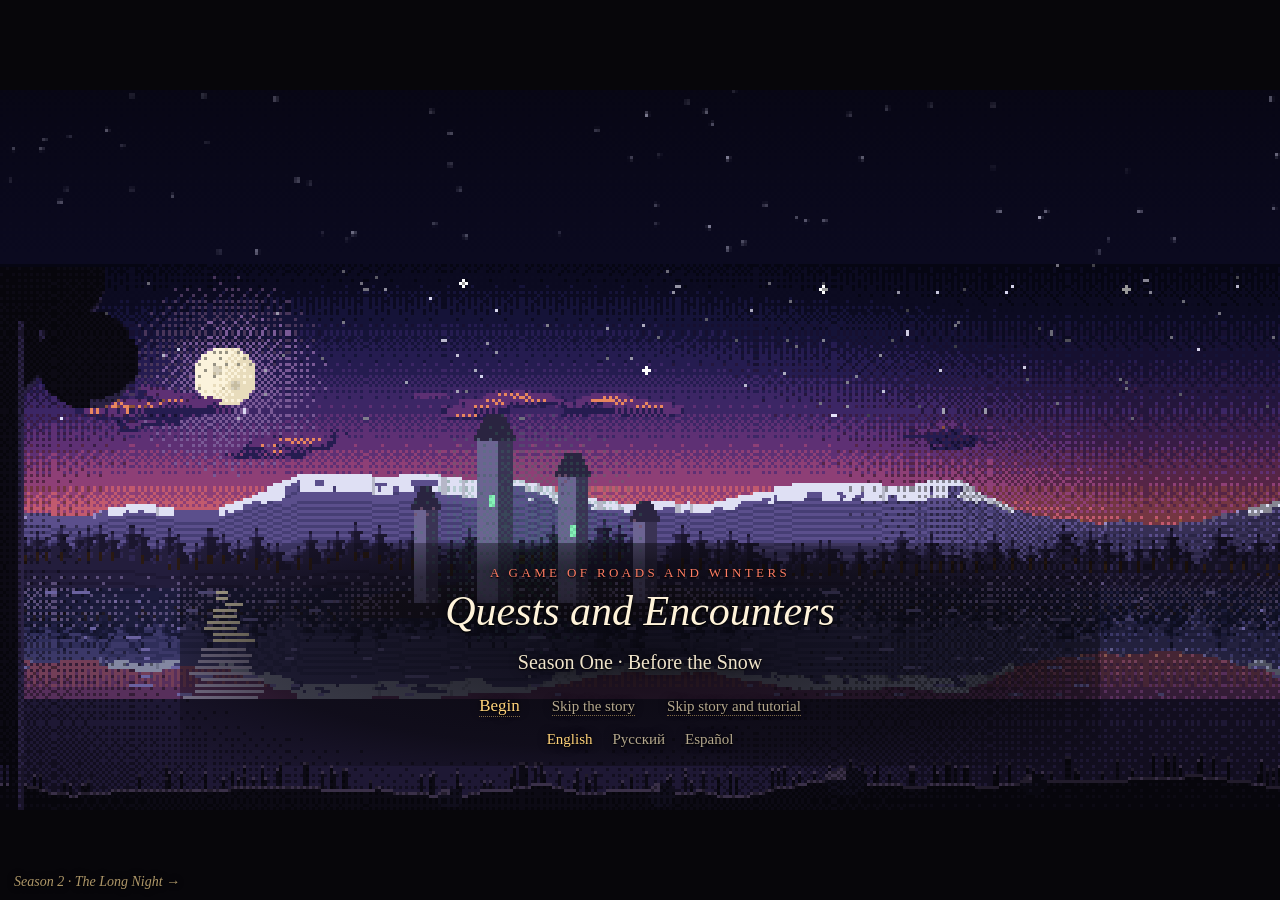
<file: index.html>
<!doctype html>
<html><head><meta charset="utf-8"><title>Quests and Encounters · Season 1</title>
<style>
  html,body{margin:0;height:100%;background:#07060a;overflow:hidden}
  #stage{position:absolute;width:1280px;height:720px;left:50%;top:50%;transform-origin:center;transform:translate(-50%,-50%) scale(var(--k,1))}
  canvas{position:absolute;left:0;top:0;width:1281px;height:720px;image-rendering:pixelated}
  #fade{position:absolute;inset:0;background:#07060a;opacity:0;transition:opacity .6s ease;pointer-events:none}
  .hud{position:absolute;font-family:Georgia,'Iowan Old Style',serif;color:#f2e7d0;text-shadow:0 1px 1px #000,0 0 10px rgba(0,0,0,.9)}
  #topshade{position:absolute;left:0;right:0;top:0;height:110px;background:linear-gradient(180deg,rgba(7,6,10,.5),rgba(7,6,10,0));pointer-events:none}
  #top{z-index:2;left:30px;top:18px;right:30px;display:flex;justify-content:space-between;align-items:flex-start;font-size:17px;letter-spacing:.02em}
  #res span{margin-right:20px;color:#cbbd9f}#res b{font-weight:normal;color:#fff;font-size:18px}
  #res .lo b{color:#ff8a70}
  #goal{text-align:right;line-height:1.5}
  #goal .big{font-size:17px;color:#fbe9bd}#goal .sm{font-size:14px;color:#cbbd9f;font-style:italic}
  #goal .done{color:#a6e0a0;font-style:normal}
  #party{z-index:2;left:30px;top:50px;font-size:18px;color:#cbbd9f;display:flex;gap:20px;align-items:baseline}
  #party a{cursor:pointer;color:#f2e7d0;border-bottom:1px dotted rgba(242,231,208,.4)}
  #party a:hover{color:#ffd27a}
  #party .hurt{color:#ff9f86}#party .gone{text-decoration:line-through;opacity:.45;pointer-events:none}
  #party .pips{font-size:15px;color:#ff7d63;letter-spacing:1px;margin-left:5px}
  #party .pips i{font-style:normal;color:rgba(255,125,99,.3)}
  #party a.pulse{animation:pulse 1.6s ease-out}
  @keyframes pulse{0%{transform:scale(1.35);color:#ffd27a;text-shadow:0 0 14px #ffb060}100%{transform:scale(1)}}
  #party a{display:inline-block;transform-origin:left center}
  #panel{position:absolute;right:0;top:0;bottom:0;width:410px;padding:118px 38px 40px 62px;display:flex;flex-direction:column;justify-content:flex-start;box-sizing:border-box;overflow-y:auto;scrollbar-width:none;
    background:linear-gradient(90deg,rgba(7,6,10,0) 0%,rgba(7,6,10,.8) 16%,rgba(7,6,10,.9) 100%);transition:opacity .45s,transform .55s cubic-bezier(.4,0,.2,1)}
  #panel>:first-child{margin-top:auto}  /* text sits at the bottom, never climbs under the goal at the top right, and scrolls if a scene runs long */
  #panel.busy{opacity:0;transform:translateX(70px);pointer-events:none}
  .peek #panel,.peek #top,.peek #party,.peek #map,.peek #snd,.peek #topshade,.peek #toast{opacity:0!important;pointer-events:none}
  #panel,#top,#party,#map,#snd,#topshade{transition:opacity .4s}
  .kind{font-size:13px;letter-spacing:.22em;color:#ff7d63;margin-bottom:8px}
  h1{font-weight:normal;font-style:italic;font-size:36px;margin:0 0 12px;color:#fff3da;line-height:1.05}
  .body{font-size:19px;line-height:1.5;color:#efe3ca;margin-bottom:8px}
  .bark{font-size:17px;line-height:1.45;color:#e8c98a;font-style:italic;margin:4px 0 6px}
  .bark b{font-style:normal;font-weight:normal;color:#ffd890}
  .cap{font-size:14px;font-style:italic;color:#b5a88e;margin-bottom:18px;min-height:4px}
  .ch{display:block;cursor:pointer;font-size:19px;color:#fff3da;padding:9px 0;border-top:1px solid rgba(242,231,208,.18);transition:color .15s,padding .15s}
  .ch:hover{color:#ffd27a;padding-left:6px}
  .ch small{display:block;font-size:14px;color:#bfb196;font-style:italic;margin-top:2px}
  .ch.off{opacity:.38;pointer-events:none}
  .ch .who{color:#e8b870;font-style:normal}
  canvas.hot{cursor:pointer}
  #map{position:absolute;left:50%;top:10px;transform:translateX(-50%);z-index:2;overflow:visible}
  #goal .step{font-style:normal;color:#fbe9bd}#goal .now{color:#ffd27a;font-style:normal}
  .cine #top,.cine #party,.cine #map,.cine #snd,.cine #topshade{opacity:0;transition:opacity 1.2s}
  #strike{position:absolute;left:50%;top:128px;transform:translateX(-50%);width:420px;z-index:5;display:none;text-align:center;font-family:Georgia,serif;color:#fff3da;
    text-shadow:0 1px 1px #000,0 0 10px #000}
  #strike .lbl{font-size:17px;font-style:italic;margin-bottom:8px}
  #strike .bar{position:relative;height:18px;border:2px solid #efe2c8;background:rgba(7,6,10,.85);box-shadow:0 0 0 2px #000;image-rendering:pixelated}
  #strike .zone{position:absolute;top:0;bottom:0;background:linear-gradient(90deg,#8a6a20,#e8c050 40%,#fff0a0 50%,#e8c050 60%,#8a6a20)}
  #strike .mk{position:absolute;top:-6px;bottom:-6px;width:4px;margin-left:-2px;background:#fff;box-shadow:0 0 6px #fff,0 0 0 1px #000}
  #strike .hint{font-size:13px;color:#cbbd9f;font-style:italic;margin-top:7px}
  #strike .res{font-size:22px;font-style:italic;height:26px;margin-top:4px;color:#ffd27a}
  #strike button{font-family:Georgia,serif;font-size:14px;background:rgba(7,6,10,.85);color:#fff3da;border:1px solid #efe2c8;padding:4px 14px;margin-top:8px;cursor:pointer}
  #story{position:absolute;left:50%;bottom:44px;transform:translateX(-50%);width:860px;text-align:center;z-index:6;display:none;transition:opacity .6s;
    padding:22px 30px 18px;background:radial-gradient(ellipse at center,rgba(7,6,10,.82) 0%,rgba(7,6,10,.6) 60%,rgba(7,6,10,0) 100%)}
  #story .k{font-size:13px;letter-spacing:.26em;color:#ff7d63}
  #story h2{font-weight:normal;font-style:italic;font-size:42px;margin:6px 0 12px;color:#fff3da}
  #story p{font-size:20px;line-height:1.55;color:#efe3ca;margin:0 auto 18px;max-width:760px}
  #story .btns a{display:inline-block;cursor:pointer;margin:0 16px;font-size:17px;color:#ffd27a;border-bottom:1px dotted rgba(255,210,122,.5)}
  #story .btns a.quiet{color:#b5a88e;font-size:15px}
  #story .btns a:hover{color:#fff}
  #story.card{left:70px;bottom:auto;top:170px;transform:none;width:560px;text-align:left;background:rgba(10,8,14,.94);border:1px solid rgba(242,231,208,.25);display:none}
  #story.card .row{display:flex;gap:22px;align-items:flex-start}
  #story.card canvas{position:static;width:160px;height:160px;image-rendering:pixelated;border:1px solid rgba(242,231,208,.3);flex:none}
  #story.card h2{font-size:32px;margin:2px 0 4px}#story.card p{font-size:17px;margin:8px 0}
  #story.card .sk{font-size:14px;color:#cbbd9f;font-style:italic}
  #story.card .btns{margin-top:12px;text-align:right}
  #tip{position:absolute;z-index:7;display:none;width:300px;background:#0e0c14;border:1px solid #ffd27a;padding:12px 15px 10px;font-size:15px;line-height:1.45;color:#fff3da;
    box-shadow:0 6px 24px rgba(0,0,0,.6);font-family:Georgia,serif}
  #tip b{font-weight:normal;color:#ffd27a}
  #tip .arr{position:absolute;width:14px;height:14px;background:#0e0c14;border:1px solid #ffd27a;transform:rotate(45deg)}
  #tip .tb{margin-top:8px;display:flex;justify-content:space-between;font-size:14px}
  #tip .tb a{cursor:pointer;color:#ffd27a}#tip .tb a.quiet{color:#8f8474}
  .cine #panel{opacity:0;pointer-events:none}
  #lang{position:absolute;left:30px;top:112px;font-size:14px;color:#b5a88e;z-index:3}
  #lang a{cursor:pointer;margin-right:12px}#lang a.on{color:#ffd27a;border-bottom:1px solid #ffd27a}#lang a:hover{color:#fff}
  .cine #lang{opacity:0}
  #story .diff{margin:4px 0 10px}#story .diff .dd{font-size:13px;color:#b5a88e;font-style:italic;margin-top:4px}
  #story .langs{margin-top:14px;font-size:15px}#story .langs a{cursor:pointer;color:#b5a88e;margin:0 10px}#story .langs a.on{color:#ffd27a}
  #toast{position:absolute;left:50%;top:104px;transform:translateX(-50%);font-size:16px;font-style:italic;color:#ffe0a0;opacity:0;transition:opacity .5s;white-space:nowrap;z-index:3;
    background:rgba(7,6,10,.75);padding:6px 16px;border-radius:2px}
  #snd{position:absolute;left:30px;top:88px;font-size:14px;color:#b5a88e;cursor:pointer;z-index:3}
  #snd:hover{color:#ffd27a}
  /* character sheet */
  #sheet{position:absolute;left:50px;top:70px;width:720px;max-height:610px;overflow:auto;background:rgba(10,8,14,.96);border:1px solid rgba(242,231,208,.22);padding:26px 30px;display:none;z-index:4;
    box-shadow:0 10px 40px rgba(0,0,0,.6)}
  #sheet .row{display:flex;gap:26px}
  #sheet canvas.pt{position:static;width:192px;height:192px;border:1px solid rgba(242,231,208,.3);image-rendering:pixelated;flex:none}
  #sheet h2{margin:0;font-weight:normal;font-style:italic;font-size:32px;color:#fff3da}
  #sheet .title{color:#ff9c7d;font-size:13px;letter-spacing:.18em;margin:4px 0 10px}
  #sheet .bio{font-size:16px;line-height:1.5;color:#e6dac0;font-style:italic}
  #sheet .stats{display:grid;grid-template-columns:repeat(4,1fr);gap:6px;margin:18px 0 6px;font-size:14px;color:#cbbd9f}
  #sheet .stats b{display:block;font-weight:normal;color:#ffd890;font-size:16px;letter-spacing:2px}
  #sheet h3{font-weight:normal;font-size:12px;letter-spacing:.2em;color:#ff9c7d;margin:16px 0 6px}
  #sheet ul{margin:0;padding-left:18px;font-size:15px;line-height:1.55;color:#efe3ca}
  #sheet .cols{display:grid;grid-template-columns:1fr 1fr;gap:6px 24px}
  #sheet .close{position:absolute;right:16px;top:12px;cursor:pointer;color:#b5a88e;font-size:14px}
  #sheet .nav{margin-top:16px;font-size:14px;color:#b5a88e}#sheet .nav a{cursor:pointer;color:#e8c98a;margin-right:14px}
  #sheet .slot{display:flex;gap:12px;align-items:center;border:1px solid rgba(242,231,208,.25);padding:7px 10px;margin:6px 0;cursor:pointer;background:rgba(255,255,255,.02)}
  #sheet .slot:hover{border-color:#ffd27a;background:rgba(255,210,120,.06)}
  #sheet .slot img,#sheet .pk img{width:32px;height:32px;image-rendering:pixelated;flex:none}
  #sheet .slot b{display:block;font-weight:normal;color:#ffd890;font-size:15px}
  #sheet .slot span{font-size:13px;color:#cbbd9f;font-style:italic}
  #sheet .slot.empty{opacity:.55;font-style:italic;font-size:14px;color:#b5a88e}
  #sheet .pick{border:1px solid #ffd27a;background:#0e0c14;padding:8px 10px;margin:4px 0 8px}
  #sheet .pick a{display:flex;gap:10px;align-items:center;cursor:pointer;padding:4px 2px;font-size:14px;color:#efe3ca}
  #sheet .pick a:hover{color:#ffd27a}
  #sheet .pk{display:inline-flex;gap:8px;align-items:center;margin:4px 16px 4px 0;font-size:14px;color:#efe3ca}
  #sheet .learned li{color:#bfe0ff}
  #sheet .note{font-size:13px;color:#8f8474;font-style:italic}
  #sheet .loy{color:#e0806a;letter-spacing:3px;font-size:16px}
</style></head><body>
<div id="stage">
  <canvas id="c" width="427" height="240"></canvas>
  <div id="topshade"></div>
  <div id="fade"></div>
  <div id="top" class="hud"><div id="res"></div><div id="goal"></div></div>
  <div id="party" class="hud"></div>
  <svg id="map" width="320" height="104"></svg>
  <div id="toast" class="hud"></div>
  <div id="story" class="hud"></div>
  <div id="tip" class="hud"></div>
  <div id="strike"></div>
  <div id="panel" class="hud"></div>
  <div id="lang" class="hud"></div>
  <div id="snd" class="hud">♪ sound on · M to mute · hold Space to see the whole scene</div>
  <div id="sheet" class="hud"></div>
</div>
<script src="layers.js?v=1795483643"></script>
<script src="audio.js?v=1795483643"></script>
<script src="i18n.js?v=1795483643"></script>
<script src="i18n_ru.js?v=1795483643"></script>
<script src="i18n_es.js?v=1795483643"></script>
<script src="icons.js?v=1795483643"></script>
<script type="module" src="fxbridge.js?v=1795483643"></script>
<script>
/* =================================================================== engine */
const A=window.Audio2;
const cv=document.getElementById('c'),ctx=cv.getContext('2d');ctx.imageSmoothingEnabled=false;
const IMG={};for(const k in LAYERS){const seen={};IMG[k]=LAYERS[k].map(l=>{const i=new Image();i.src=l.src;const n=seen[l.name]=(seen[l.name]||0)+1;return {...l,id:n>1?l.name+'#'+n:l.name,img:i}})}
const Z=1.04,CW=427,CH=240,SY=60;   // canvas size; the painted scene starts 60px down, under added sky
const MEMBERS=['m_banner','m_cleric','m_captain','m_tracker'];
let O={};
const st=id=>O[id]||(O[id]={dx:0,dy:0,a:1,sc:1,lit:0,walk:0,lean:0});
const box=n=>(IMG[G.scene]||[]).find(l=>l.name===n);
const all=n=>(IMG[G.scene]||[]).filter(l=>l.name===n);
window.SPEED=1;const sleep=ms=>new Promise(r=>setTimeout(r,ms/SPEED));
const ease=t=>-(Math.cos(Math.PI*t)-1)/2;
const TW=[];
function tw(id,to,ms=600,e=ease){const s=st(id),from={};for(const k in to)from[k]=s[k];return new Promise(res=>TW.push({s,from,to,t0:performance.now(),ms:ms/SPEED,e,res}))}
const twAll=(n,to,ms,stagger=0)=>Promise.all(all(n).map((l,i)=>sleep(i*stagger).then(()=>tw(l.id,to,ms))));
const FX=[];
function ring(x,y,col,ms=1400,R=140){FX.push({k:'ring',x,y,col,t0:performance.now(),ms,R})}
function flash(ms=220,col='255,240,220'){FX.push({k:'flash',col,t0:performance.now(),ms})}
let shakeUntil=0,shakeAmp=0;function shake(ms=400,a=2){shakeUntil=performance.now()+ms;shakeAmp=a}
const P=[];function spark(x,y,n,col,spd=1,up=0,g=.02){for(let i=0;i<n;i++){const a=Math.random()*Math.PI*2,v=(Math.random()*.8+.2)*spd;P.push({x,y,vx:Math.cos(a)*v,vy:Math.sin(a)*v-up,l:1,col,g})}}
const SNOW=[],RAIN=[];
const feet=m=>{const b=box(m),s=st(m);return [b.x+b.w/2+s.dx,b.y+b.h+s.dy]};
const head=m=>{const b=box(m),s=st(m);return [b.x+6+s.dx,b.y+12+s.dy]};
function lantern(){const b=box('m_cleric'),s=st('m_cleric');return [b.x+b.w-8+s.dx,b.y+11+s.dy]}
const here=m=>G.party[m]!=='gone'&&!!box(m);
const hov=n=>Array.isArray(G.hover)?G.hover.includes(n):G.hover===n;
const fading=id=>st(id).a>0.01&&st(id).a<1;

function visible(l){
  const n=l.name;
  if(n==='vignette')return false;
  if(n==='walls'||n==='tower')return !!G.built[n];
  if(['thieves','fire','refugees'].includes(n))return !G.endFX&&(G.trouble===n||fading(l.id)||(n==='refugees'&&G.refugeesIn&&!G.built.walls));  // once walls stand, the family lives inside them
  if(/^r\d$/.test(n))return !G.flags.ridersGone||fading(l.id);
  if(G.scene==='shrine'&&(n==='light'||n==='candles'))return !G.flags.shrineDark||fading(l.id);
  if(MEMBERS.includes(n))return G.party[n]!=='gone'||fading(l.id);
  return true;
}
let lastStep=0;
function draw(t){
  const L=IMG[G.scene];if(!L)return;
  for(let i=TW.length-1;i>=0;i--){const w=TW[i];const p=Math.min(1,(t-w.t0)/w.ms),k=w.e(p);for(const key in w.to)w.s[key]=w.from[key]+(w.to[key]-w.from[key])*k;if(p>=1){TW.splice(i,1);w.res()}}
  ctx.setTransform(1,0,0,1,0,0);ctx.clearRect(0,0,CW,CH);
  let sx=0,sy=0;if(t<shakeUntil){sx=(Math.random()-.5)*shakeAmp*2;sy=(Math.random()-.5)*shakeAmp*2}
  ctx.setTransform(Z,0,0,Z,-CW/2*(Z-1)+sx,-CH/2*(Z-1)+sy+SY*Z);
  skyAbove(L,t);
  const sway=Math.sin(t*.00016)*3,bob=Math.sin(t*.00035);
  const pulse=.5+.5*Math.sin(t*.006);
  const DEP={sky:0,stars:.05,disc:.1,clouds:.25,ridge:.45,dest_north:.45,dest_east:.45,bank:1.3,frame_trees:1.6};
  let walking=false,firstRidge=true;
  for(const l of L){
    if(l.name==='ridge'&&firstRidge){firstRidge=false;if(G.endFX)endDraw(t,'behind')}
    if(!visible(l))continue;
    const s=st(l.id);if(s.a<=0)continue;
    const d=DEP[l.name]??(l.name.startsWith('m_')?1.4:.85);
    let x=l.x+sway*d+s.dx,y=l.y+bob*d*.5+s.dy,a=s.a;
    if(l.name==='clouds')x+=Math.sin(t*.00007)*10;
    if(l.name==='stars'||l.name==='fireflies')a*=.6+.4*Math.sin(t*.003+l.x);
    if(l.name==='light'||l.name==='rays')a*=.8+.2*Math.sin(t*.002);
    if(['candles','camp','glow'].includes(l.name))a*=.82+.18*Math.sin(t*.013)*Math.sin(t*.007+l.x);
    if(l.name==='fire'){a*=.75+.25*Math.random();if(Math.random()<.5)spark(l.x+10+Math.random()*14,l.y+12,1,'255,170,70',.3,.5,-.005)}
    if(l.name==='fog')x+=Math.sin(t*.00012+l.y)*8;
    if(l.name==='thieves')x+=Math.round(Math.sin(t*.0011)*1.5);
    if(l.name==='person'&&G.scene==='pilgrims')x+=((t*.0012)%40)-20;
    if(s.walk){y-=Math.round(Math.max(0,Math.sin(t*.012+l.x))*1.4);walking=true}
    ctx.globalAlpha=Math.max(0,Math.min(1,a));
    let dx_=Math.round(x),dy_=Math.round(y),dw=l.w,dh=l.h;
    if(s.sc!==1){dw=Math.max(1,Math.round(l.w*s.sc));dh=Math.max(1,Math.round(l.h*s.sc));dx_=Math.round(x+(l.w-dw)/2);dy_=Math.round(y+l.h-dh)}
    const lean=s.lean+(G.hurt[l.name]?.12:0);
    const rv=G.reveal[l.name];
    if(rv&&t-rv<1600){const p=(t-rv)/1600,hh=Math.max(1,Math.ceil(l.h*ease(p)));ctx.drawImage(l.img,0,l.h-hh,l.w,hh,dx_,dy_+l.h-hh,l.w,hh);
      if(Math.random()<.7)spark(l.x+Math.random()*l.w,l.y+l.h-hh,1,'210,200,180',.4,.4);}
    else if(lean){ctx.save();ctx.translate(dx_+dw/2,dy_+dh);ctx.rotate(lean);ctx.drawImage(l.img,-dw/2,-dh,dw,dh);ctx.restore()}
    else ctx.drawImage(l.img,dx_,dy_,dw,dh);
    const lit=s.lit+(hov(l.name)?.45*pulse:0)+(G.hot===l.name?.4*pulse:0);
    if(lit>0){ctx.globalCompositeOperation='lighter';ctx.globalAlpha=Math.min(1,lit)*a;ctx.drawImage(l.img,dx_,dy_,dw,dh);ctx.globalCompositeOperation='source-over'}
    ctx.globalAlpha=1;
    if(l.name==='bank')embers();
  }
  if(walking&&t-lastStep>260){lastStep=t;A.sfx('step')}
  if(FIREFLIES[G.scene]&&!G.endFX)fireflies(t);
  if(G.search)searchDraw(t);
  if(window.PFX&&PFX.ready){const off=PFX.render(SPEED);if(off){ctx.save();ctx.setTransform(Z,0,0,Z,-CW/2*(Z-1),-CH/2*(Z-1));ctx.drawImage(off,0,0);ctx.restore()}}
  if(G.endFX)endDraw(t,'front');
  const v=L.find(l=>l.name==='vignette');if(v)ctx.drawImage(v.img,v.x,v.y);
  for(const p of P){p.x+=p.vx;p.y+=p.vy;p.vy+=p.g;p.l-=.012;ctx.fillStyle=`rgba(${p.col},${Math.max(0,p.l)})`;ctx.fillRect(Math.round(p.x),Math.round(p.y),1,1)}
  for(let i=P.length-1;i>=0;i--)if(P[i].l<=0)P.splice(i,1);
  if(G.raining){if(RAIN.length<200)RAIN.push({x:Math.random()*460,y:-70});ctx.strokeStyle='rgba(170,190,220,.55)';ctx.beginPath();for(const r of RAIN){r.y+=4;r.x-=1;if(r.y>185){r.y=-70;r.x=Math.random()*460}ctx.moveTo(r.x,r.y);ctx.lineTo(r.x-1,r.y+4)}ctx.stroke()}
  else RAIN.length=0;
  if(G.day>=G.maxDay-1||G.over){if(SNOW.length<(G.over?280:50))SNOW.push({x:Math.random()*450-10,y:-64,v:.15+Math.random()*.3,ph:Math.random()*6});
    ctx.fillStyle='rgba(240,240,255,.85)';for(const f of SNOW){f.y+=f.v;f.x+=Math.sin(t*.001+f.ph)*.15;if(f.y>182){f.y=-64;f.x=Math.random()*450-10}ctx.fillRect(Math.round(f.x),Math.round(f.y),1,1)}}
  ctx.setTransform(1,0,0,1,0,SY);
  for(let i=FX.length-1;i>=0;i--){const f=FX[i],p=(t-f.t0)/f.ms;if(p>=1){FX.splice(i,1);continue}
    if(f.k==='flash'){ctx.fillStyle=`rgba(${f.col},${(1-p)*.8})`;ctx.fillRect(0,-SY,CW,CH)}
    if(f.k==='ring'){const r=ease(p)*f.R;ctx.strokeStyle=`rgba(${f.col},${(1-p)})`;ctx.lineWidth=2;ctx.beginPath();ctx.arc(f.x,f.y,r,0,7);ctx.stroke();
      ctx.lineWidth=1;ctx.strokeStyle=`rgba(${f.col},${(1-p)*.4})`;ctx.beginPath();ctx.arc(f.x,f.y,r*.8,0,7);ctx.stroke()}}
  if(G.dim){ctx.fillStyle=`rgba(5,4,12,${G.dim})`;ctx.fillRect(0,-SY,CW,CH)}
}
const SKYSTARS=Array.from({length:70},()=>({x:Math.random()*CW,y:-SY+Math.random()*SY,b:Math.random()}));
function skyAbove(L,t){
  const sky=L.find(l=>l.name==='sky');if(!sky||!sky.img.complete)return;
  ctx.drawImage(sky.img,0,0,sky.w,1,-12,-SY-12,sky.w+24,SY+13);
  const g=ctx.createLinearGradient(0,-SY,0,2);g.addColorStop(0,'rgba(4,3,10,.55)');g.addColorStop(1,'rgba(4,3,10,0)');ctx.fillStyle=g;ctx.fillRect(-12,-SY-12,CW+24,SY+14);
  const night=!['abandoned_wagon','hidden_cache','hidden_pass','intro_age'].includes(G.scene);
  if(night)for(const s of SKYSTARS){ctx.fillStyle=`rgba(232,230,255,${(.35+.45*s.b)*(.7+.3*Math.sin(t*.003+s.x))})`;ctx.fillRect(Math.round(s.x),Math.round(s.y),1,1)}
}
function embers(){if(!here('m_cleric'))return;const [x,y]=lantern();if(Math.random()<.25)P.push({x:x+Math.random()*2,y,vx:(Math.random()-.5)*.12,vy:-.25-Math.random()*.25,l:1,col:'255,200,110',g:0})}
function loop(t){draw(t);requestAnimationFrame(loop)}

/* ---- pixelfx: effects tied to what happens, and small lives in every scene ---- */
const dust=(x,y,n=10)=>spark(x,y-2,n,'150,138,120',.55,.25,.015);
const motes=(x,y,col='255,224,150',n=14)=>{for(let i=0;i<n;i++)P.push({x:x+(Math.random()-.5)*8,y:y+(Math.random()-.5)*4,vx:(Math.random()-.5)*.12,vy:-.18-Math.random()*.35,l:1,col,g:0})};
const sinkMotes=(x,y)=>{for(let i=0;i<8;i++)P.push({x:x+(Math.random()-.5)*8,y,vx:(Math.random()-.5)*.1,vy:.12+Math.random()*.15,l:1,col:'150,150,170',g:0})};
const fx=(name,x,y,o)=>window.PFX&&PFX.ready?PFX.play(name,x,y,o):null;
const fxOn=(m,name,o)=>{if(!here(m))return;const [x,y]=feet(m);fx(name,x,y,o)};
const fxHead=(m,name,o)=>{if(!here(m))return;const [x,y]=head(m);fx(name,x,y-4,o)};
const FIREFLIES={crossroads:1,ravenwick:1,pilgrims:1,friendly_hamlet:1,fen_lights:1,stillwater:1,shrine:1};
const FF=Array.from({length:16},()=>({x:Math.random()*320,y:110+Math.random()*55,ph:Math.random()*6.3,sp:.4+Math.random()*.6}));
function fireflies(t){for(const f of FF){const x=f.x+Math.sin(t*.0004*f.sp+f.ph)*14,y=f.y+Math.sin(t*.0007*f.sp+f.ph*2)*6,a=.35+.65*Math.max(0,Math.sin(t*.002*f.sp+f.ph));
  ctx.fillStyle=`rgba(210,240,120,${a*.25})`;ctx.fillRect(Math.round(x)-1,Math.round(y)-1,3,3);ctx.fillStyle=`rgba(236,255,170,${a})`;ctx.fillRect(Math.round(x),Math.round(y),1,1)}}
function ambientFx(){}
addEventListener('pfx-ready',()=>ambientFx());
const _sfx=A.sfx;A.sfx=n=>{_sfx(n);try{SFX_FX[n]&&SFX_FX[n]()}catch(e){}};
const atGo=()=>G.lastGo||[160,160];
const SFX_FX={
  prayer:()=>{fxOn('m_cleric','holy/blessing',{life:2.4})},
  clash:()=>{const r=box('r1');const [x,y]=r&&!G.flags.ridersGone?[r.x+10,r.y+r.h]:atGo();fx('impacts/crit-hit',x,y);fx('impacts/hit-spark',x,y-6)},
  stone:()=>{const [x,y]=atGo();dust(x,y,12)},
  rumble:()=>{for(let k=0;k<6;k++)dust(110+k*20,160,14)},
  gallop:()=>{for(const r of ['r0','r1','r2','r3']){const b=box(r);if(b)dust(b.x+8+st(r).dx,b.y+b.h+st(r).dy,6)}},
  whoosh:()=>{const [x,y]=atGo();dust(x,y,10)},
  coin:()=>{if(here('m_banner')){const [x,y]=head('m_banner');motes(x,y-4,'255,214,110',12)}},
  gain:()=>{if(here('m_banner')){const [x,y]=head('m_banner');motes(x,y-4,'240,230,200',10)}},
  rain:()=>fx('weather/rain',160,170,{life:4.5}),
  hurt:()=>{},
};

/* ---- clicking things in the picture ---- */
const toScene=e=>{const r=cv.getBoundingClientRect();const x=(e.clientX-r.left)/r.width*CW,y=(e.clientY-r.top)/r.height*CH;return [(x+CW/2*(Z-1))/Z,(y+CH/2*(Z-1))/Z-SY]};
function HOT(){if(G.busy||G.sub||G.msg)return [];const h=[];
  if(G.scene==='ravenwick'&&G.trouble)h.push({layer:G.trouble,go:()=>{A.sfx('click');G.sub=G.trouble;render()}});
  for(const m of MEMBERS)if(here(m))h.push({layer:m,go:()=>openSheet(m)});return h}
function hitAt(e){const [x,y]=toScene(e);for(const h of HOT()){const b=box(h.layer);if(b&&x>=b.x+st(b.id).dx-3&&x<=b.x+b.w+st(b.id).dx+3&&y>=b.y+st(b.id).dy-3&&y<=b.y+b.h+st(b.id).dy+3)return h}return null}
cv.onmousemove=e=>{const h=hitAt(e);if(h&&G.hot!==h.layer)A.sfx('hover');G.hot=h?h.layer:null;cv.classList.toggle('hot',!!h)};
cv.onclick=e=>{if(G.search||G.striking)return;const h=hitAt(e);if(h)h.go()};


/* =================================================================== the moment: a timing strike */
// A marker sweeps a bar; strike inside the gold. The character's stat sets how wide the gold is.
function strike(m,stat,label){
  if(window.BOT)return Promise.resolve('good');
  if(window.FORCE_Q)setTimeout(()=>{if(G.striking){const q=window.FORCE_Q;G.striking=null;document.getElementById('strike').style.display='none';G._forced(q)}},120);
  const v=CO[m].stats[stat]||2,el=document.getElementById('strike');
  const zw=10+v*6,zc=30+Math.random()*40;
  el.innerHTML=`<div class="lbl">${label} <span style="color:#cbbd9f">· ${stat} ${'■'.repeat(v)}</span></div><div class="bar"><div class="zone" style="left:${zc-zw/2}%;width:${zw}%"></div><div class="mk"></div></div><div class="res"></div><div class="hint">click, or press Space, when the marker is in the gold</div>`;
  el.style.display='block';const mk=el.querySelector('.mk'),res=el.querySelector('.res');
  const t0=performance.now(),per=900/Math.max(.5,SPEED);let done=false;A.sfx('page');
  return new Promise(resolve=>{G._forced=resolve;
    function frame(){if(done)return;const ph=((performance.now()-t0)/per)%2,pos=(ph<1?ph:2-ph)*100;mk.style.left=pos+'%';mk.dataset.pos=pos;requestAnimationFrame(frame)}
    frame();
    G.striking=()=>{if(done)return;done=true;G.striking=null;const pos=+mk.dataset.pos,d=Math.abs(pos-zc);
      const q=d<zw*.18?'great':d<zw/2?'good':'miss';
      res.textContent={great:'Perfect!',good:'Good.',miss:'Missed…'}[q];res.style.color={great:'#fff0a0',good:'#ffd27a',miss:'#ff8a70'}[q];
      _sfx(q==='miss'?'loss':q==='great'?'ward':'click');if(q==='great')fxOn(m,'holy/sunburst',{life:1.2});
      setTimeout(()=>{el.style.display='none';resolve(q)},650)};
    el.onclick=()=>G.striking&&G.striking();
  });
}
cv.addEventListener('mousedown',()=>{if(G.striking)G.striking()});

/* =================================================================== search by lantern-light */
// The scene goes dark; the cursor is a lantern. Glints show only inside its light. A few picks.
const SEARCHABLE={hidden_cache:1,abandoned_wagon:1,fen_lights:1,drowned_chapel:1,hidden_pass:1,ferry:1};
function searchOption(){
  if(!SEARCHABLE[G.scene]||G.searched===G.scene+G.day)return [];
  const picks=3+(has('m_tracker')?2:0);
  return [{t:'Search by lantern-light',s:`${picks} picks${has('m_tracker')?' (Ness adds 2)':''} · free · find what others missed`,go:()=>runSearch(picks)}];
}
const FENS={ferry:1,fen_lights:1,drowned_chapel:1,stillwater:1};
function roadOptions(){
  const o=[];
  if(FENS[G.scene]&&knows('fishing')&&G.fished!==G.scene+G.day)o.push({t:'Fish the black water',who:'m_tracker',s:'Fen fishing · +3 Bread · free',go:()=>beat(async()=>{G.fished=G.scene+G.day;
    await goTo('m_tracker',150,150,.9,1200);await sleep(900);spark(150,146,14,'200,215,235',.6,.5);_sfx('gain');gain({Bread:3});await back('m_tracker');G.msg={kind:'FISHING',body:'Eels, two pike and something nobody will name. +3 Bread.',stay:true,barks:[]}})});
  const wounded=MEMBERS.filter(m=>G.hurt[m]&&G.party[m]==='ok'),med=actorFor('mend');
  if(wounded.length&&med&&has(med)&&(knows('herbs')&&med==='m_cleric'||carries(med,'mend'))){const free=knows('herbs')&&med==='m_cleric';
    o.push({t:'Tend the wounded',who:med,s:`${free?'Herb lore · free':'Healer\'s satchel · 1 Bread'} · heals ${wounded.map(nm).join(', ')}`,c:free?null:{Bread:1},go:()=>beat(async()=>{if(!free)pay({Bread:1});
      for(const m of wounded){const [x,y]=head(m);_sfx('prayer');spark(x,y,16,'200,255,200',.5,.5);delete G.hurt[m]}await sleep(1000);G.msg={kind:'MENDED',body:'Bandages by the roadside, and a bitter tea.',stay:true,barks:[]}})});}
  return o;
}
function runSearch(picks){
  G.searched=G.scene+G.day;busy(true);A.sfx('click');
  const spots=[];const n=rnd(3,5);
  for(let i=0;i<n;i++){const r=Math.random();
    spots.push({x:20+Math.random()*270,y:122+Math.random()*44,found:false,
      r:r<.35?{Coin:1}:r<.62?{Bread:2}:r<.85?{Stone:1}:{Ward:1}})}
  G.search={spots,picks,haul:{},lamp:[160,140]};
  const el=document.getElementById('strike');
  const hint=()=>{el.innerHTML=`<div class="lbl">Searching by lantern-light · ${G.search.picks} pick${G.search.picks===1?'':'s'} left</div><div class="hint">move the lantern, click where something glints</div><button id="stopsearch">Stop searching</button>`;
    el.style.display='block';document.getElementById('stopsearch').onclick=e=>{e.stopPropagation();endSearch()}};
  hint();A.ambience([...(SCENE_SOUND[G.scene]||[0,[]])[1]]);
  G.searchClick=(x,y)=>{const S=G.search;if(!S||S.picks<=0)return;S.picks--;
    const hit=S.spots.find(p=>!p.found&&Math.hypot(p.x-x,p.y-y)<7);
    if(hit){hit.found=true;for(const k in hit.r)S.haul[k]=(S.haul[k]||0)+hit.r[k];gain(hit.r);motes(hit.x,hit.y,'255,230,160',16);}
    else{_sfx('step');dust(x,y+3,8)}
    if(S.picks<=0)setTimeout(endSearch,700);else hint()};
}
function endSearch(){
  const S=G.search;if(!S)return;G.search=null;G.searchClick=null;document.getElementById('strike').style.display='none';
  const got=Object.entries(S.haul).map(([k,v])=>`+${v} ${k}`).join(', ');
  busy(false);G.msg={kind:'SEARCHED',body:got?`Under the lantern you turn up ${got}.`:'You find nothing but mud and old bones.',stay:true,title:(document.querySelector('#panel h1')||{}).textContent||'',barks:[]};render();
}
function searchDraw(t){
  const S=G.search,[lx,ly]=S.lamp;
  const g=ctx.createRadialGradient(lx,ly,6,lx,ly,34);g.addColorStop(0,'rgba(255,220,150,0)');g.addColorStop(.6,'rgba(4,3,10,.55)');g.addColorStop(1,'rgba(4,3,10,.9)');
  ctx.fillStyle=g;ctx.fillRect(-40,-SY-40,CW+80,CH+80);
  for(const p of S.spots){if(p.found)continue;const d=Math.hypot(p.x-lx,p.y-ly);if(d>30)continue;
    const a=(1-d/30)*(.6+.4*Math.sin(t*.01+p.x));ctx.fillStyle=`rgba(255,240,180,${a})`;
    ctx.fillRect(Math.round(p.x),Math.round(p.y)-1,1,3);ctx.fillRect(Math.round(p.x)-1,Math.round(p.y),3,1)}
}
cv.addEventListener('mousemove',e=>{if(G.search)G.search.lamp=toScene(e)});
cv.addEventListener('click',e=>{if(G.searchClick){const [x,y]=toScene(e);G.searchClick(x,y)}});

/* =================================================================== the Company */
const CO={
  m_banner:{name:'Wren',short:'Wren',title:'WARDEN OF RAVENWICK · YOU',bio:'You raised the banner over Ravenwick when nobody else would. The others follow you, for now.',
    stats:{Might:2,Wits:3,Faith:2,Stealth:1},skills:['Parley: talk or pay your way past trouble','Command: build and set the work at home'],gear:['Banner of Ravenwick','Warden\'s seal'],likes:'—',dislikes:'—',loyal:null},
  m_cleric:{name:'Brother Aldous',short:'Aldous',title:'CLERIC OF THE OLD LIGHT',bio:'Forty years tending shrines nobody visits. Walks slowly, never stops, and believes the old gods are only sleeping.',
    stats:{Might:1,Wits:3,Faith:5,Stealth:1},skills:['Ward: spend a Ward to turn back men and beasts','Pray: draw Wards from holy places','Mend: tend the wounded at home (1 Bread)','Call rain: a Ward can put out a fire'],gear:['Lantern-staff','Book of hours'],
    likes:'prayer, mercy, sharing bread',dislikes:'desecration, robbing the poor',loyal:3},
  m_captain:{name:'Captain Brannoc',short:'Brannoc',title:'SWORD OF RAVENWICK',bio:'Fought for three lords and buried two. Does not pay tolls, does not run, and does not like to talk about either.',
    stats:{Might:5,Wits:2,Faith:1,Stealth:1},skills:['Draw steel: fight, win, maybe bleed','Haul: carry stone others can\'t','Run down: chase off thieves'],gear:['Ash spear','Round shield','Old helm'],
    likes:'a fair fight, hard work',dislikes:'paying tolls, running away',loyal:3,devoted:'Devoted: never wounded when he draws steel'},
  m_tracker:{name:'Ness',short:'Ness',title:'TRACKER OF THE GREYSPIRES',bio:'Grew up in these mountains. Says little, misses nothing, and expects to be paid.',
    stats:{Might:2,Wits:4,Faith:1,Stealth:5},skills:['Pathfind: lead the Company through mist','Follow: track anyone home','Climb: reach the stone no one else can'],gear:['Yew bow','Quiver of twelve'],
    likes:'coin, open country',dislikes:'hunger, wasting daylight',loyal:2,devoted:'Devoted: never falls when climbing'},
};
const nm=m=>CO[m].short;
function loyal(m,d,line){
  if(!CO[m])return;
  if(G.party[m]!=='gone'){G.pulse[m]=performance.now();if(!G.tips.loyal&&!G.want.loyal)G.want.loyal=[m,d]}
  if(!CO[m].loyal&&CO[m].loyal!==0||G.party[m]==='gone')return;
  const v=Math.max(0,Math.min(5,G.loyal[m]+d));if(v===G.loyal[m])return;G.loyal[m]=v;
  A.sfx(d>0?'loyalUp':'loyalDown');if(here(m)){const [hx,hy]=head(m);d>0?motes(hx,hy-6,'255,200,140',10):sinkMotes(hx,hy-8)}
  toast(`${CO[m].name} ${d>0?'approves':'disapproves'} ${d>0?'♥'.repeat(d):'♡'.repeat(-d)}`);
  if(line)G.barks.push([m,line]);
  if(v===0)G.leaving.push(m);
}
let toastT;function toast(s){const el=document.getElementById('toast');el.textContent=s;el.style.opacity=1;clearTimeout(toastT);toastT=setTimeout(()=>el.style.opacity=0,2600)}
function openSheet(m,picking=-1){
  if(picking<0)A.sfx('page');const c=CO[m],el=document.getElementById('sheet'),gone=G.party[m]==='gone';
  const pips=c.loyal===null?'':`<div class="loy">${'♥'.repeat(G.loyal[m])}${'♡'.repeat(5-G.loyal[m])}</div>`;
  const cond=gone?'Gone':G.hurt[m]?`Wounded · ${G.hurt[m]} more day${G.hurt[m]>1?'s':''}`:'Well';
  const icon=k=>`<img src="${ICONS[k]}">`;
  const fromGear=G.eq[m].filter(k=>ITEMS[k].grants).map(k=>`<li>${{steel:'Draw steel',climb:'Climb for stone',signet:'Show the signet',light:'Lead through the mist',mend:'Tend the wounded on the road'}[ITEMS[k].grants]} <span class="note">· from the ${ITEMS[k].name}</span></li>`);
  const slots=[0,1].map(i=>{const k=G.eq[m][i];
    const slot=k?`<div class="slot" onclick="openSheet('${m}',${i})">${icon(k)}<div><b>${ITEMS[k].name}</b><span>${ITEMS[k].desc}</span></div></div>`
      :`<div class="slot empty" onclick="openSheet('${m}',${i})">Empty slot${G.pack.length?' · click to equip from the pack':''}</div>`;
    const pick=picking===i&&!gone?`<div class="pick">${G.pack.map(p=>`<a onclick="equip('${m}',${i},'${p}')">${icon(p)}<span><b style="font-weight:normal;color:#ffd890">${ITEMS[p].name}</b> · ${ITEMS[p].desc}</span></a>`).join('')||'<span class="note">The pack is empty. Gear is found or bought on the road.</span>'}
      ${k?`<a onclick="equip('${m}',${i},null)">↩ Put the ${ITEMS[k].name} in the pack</a>`:''}</div>`:'';
    return slot+pick}).join('');
  const learned=G.learned[m].map(k=>`<li><b style="font-weight:normal">${LEARN[k].name}</b>: ${LEARN[k].desc}</li>`).join('');
  el.innerHTML=`<span class="close" onclick="closeSheet()">close ✕</span><div class="row"><canvas class="pt" width="64" height="64"></canvas><div>
    <h2>${c.name}</h2><div class="title">${c.title}</div>${pips}<div class="bio">${c.bio}</div>
    <div class="stats">${Object.entries(c.stats).map(([k,v])=>`<div>${k}<b>${'■'.repeat(v)}${'□'.repeat(5-v)}</b></div>`).join('')}</div></div></div>
    <div class="cols"><div><h3>SKILLS</h3><ul>${c.skills.map(x=>`<li>${x}</li>`).join('')}${fromGear.join('')}</ul>
      <h3>LEARNED</h3>${learned?`<ul class="learned">${learned}</ul>`:'<div class="note">Nothing yet. Some places and people on the road can teach new skills.</div>'}
      <h3>CONDITION</h3><ul><li>${cond}</li>${c.devoted?`<li style="color:${G.loyal[m]>=5?'#a6e0a0':'#8f8474'}">${c.devoted}</li>`:''}</ul>
      ${c.loyal===null?'':`<h3>LIKES · DISLIKES</h3><ul><li>Likes ${c.likes}</li><li>Dislikes ${c.dislikes}</li></ul>`}</div>
    <div><h3>EQUIPPED · 2 SLOTS</h3>${slots}<div class="note">Carries: ${c.gear.join(', ')}</div>
      <h3>THE PACK · SHARED</h3>${G.pack.length?G.pack.map(k=>`<span class="pk">${icon(k)}${ITEMS[k].name}</span>`).join(''):'<div class="note">Empty. Click a slot to move gear between people.</div>'}
      <h3>STORES · EVERYONE</h3>${G.items.length?G.items.map(k=>`<span class="pk" title="${ITEMS[k].desc}">${icon(k)}${ITEMS[k].name}</span>`).join(''):'<div class="note">None yet.</div>'}</div></div>
    <div class="nav">${MEMBERS.map(x=>`<a onclick="openSheet('${x}')">${CO[x].short}</a>`).join('')}</div>`;
  const pc=el.querySelector('canvas').getContext('2d');const im=new Image();im.onload=()=>pc.drawImage(im,0,0);im.src=PORTRAITS[m];
  if(gone)el.querySelector('canvas').style.filter='grayscale(1) brightness(.5)';
  el.style.display='block';G.sheet=m;
}
function equip(m,i,k){
  const cur=G.eq[m][i];if(cur){G.eq[m].splice(i,1);G.pack.push(cur)}
  if(k){G.pack.splice(G.pack.indexOf(k),1);G.eq[m].splice(Math.min(i,G.eq[m].length),0,k);_sfx('click');toast(`${CO[m].short} now carries the ${ITEMS[k].name}`)}
  openSheet(m);render();
}
function closeSheet(){document.getElementById('sheet').style.display='none';G.sheet=null}
addEventListener('keydown',e=>{if(e.code==='Space'&&G.striking){e.preventDefault();G.striking();return}if(e.code==='Space'){e.preventDefault();document.getElementById('stage').classList.add('peek');return}if(e.key==='Escape')closeSheet();if(e.key==='m'||e.key==='M')toggleSnd();
  if(e.key==='c'||e.key==='C'){if(G.sheet){const i=MEMBERS.indexOf(G.sheet);openSheet(MEMBERS[(i+1)%4])}else openSheet('m_banner')}});
addEventListener('keyup',e=>{if(e.code==='Space')document.getElementById('stage').classList.remove('peek')});
function toggleSnd(){const m=A.toggle();document.getElementById('snd').textContent=(m?'♪ sound off · M to unmute':'♪ sound on · M to mute')+' · hold Space to see the whole scene'}
document.getElementById('snd').onclick=toggleSnd;

/* =================================================================== state */
const G={pulse:{},day:1,maxDay:14,items:[],pack:[],eq:{m_banner:[],m_cleric:[],m_captain:[],m_tracker:[]},learned:{m_banner:[],m_cleric:[],m_captain:[],m_tracker:[]},res:{Stone:1,Coin:1,Bread:6,Ward:1},built:{walls:0,tower:0},
  party:{m_banner:'ok',m_cleric:'ok',m_captain:'ok',m_tracker:'ok'},hurt:{},loyal:{m_cleric:3,m_captain:3,m_tracker:2},gear:{},
  trouble:null,troubleSeen:{},troublesDone:{},refugeesIn:false,flags:{},
  done:{},visited:{ravenwick:1},
  scene:'intro_broken',sub:null,mode:'splash',tutorial:true,tips:{},want:{},msg:null,reveal:{},busy:false,dim:0,over:false,log:[],barks:[],leaving:[]};
const has=m=>G.party[m]==='ok'&&!G.hurt[m];
const can=c=>!c||Object.entries(c).every(([k,v])=>G.res[k]>=v);
const pay=c=>{if(!c)return;Object.entries(c).forEach(([k,v])=>G.res[k]-=v)};
const gain=c=>{let up=false,down=false;for(const k in c){G.res[k]=Math.max(0,G.res[k]+c[k]);if(c[k]>0)up=true;else down=true}if(up)A.sfx(c.Coin>0?'coin':'gain');else if(down)A.sfx('loss')};
const cost=c=>Object.entries(c).map(([k,v])=>`${v} ${k}`).join(', ');
// Every season rolls its own prices and its own luck, so familiar places don't always pay the same.
// Difficulty: every roll still varies, but Gentle rolls in the kind half of each range and Hard in the harsh half.
const DIFF={
  gentle:{name:'Gentle',days:16,lean:1,shuffle:false,trouble:.45,desc:'Sixteen days, kinder prices, the roads in the same order every time'},
  standard:{name:'Standard',days:14,lean:0,shuffle:true,trouble:.75,desc:'Fourteen days, prices and roads rolled every season'},
  hard:{name:'Hard',days:14,lean:-1,shuffle:true,trouble:.9,desc:'Fourteen days, harsher prices, trouble at home more often'}};
const DIFF_ORDER=['gentle','standard','hard'];
const rnd=(a,b)=>a+Math.floor(Math.random()*(b-a+1));
let LEAN=0;
const low=(a,b)=>rnd(a,Math.floor((a+b)/2)),high=(a,b)=>rnd(Math.ceil((a+b)/2),b);
const price=(a,b)=>LEAN>0?low(a,b):LEAN<0?high(a,b):rnd(a,b);   // something you pay
const reward=(a,b)=>LEAN>0?high(a,b):LEAN<0?low(a,b):rnd(a,b);  // something you get
const half=()=>LEAN>0?.5+Math.random()*.5:LEAN<0?Math.random()*.5:Math.random();
const chance=(a,b)=>a+b*half();      // a good chance, from a to a+b
const risk=(a,b)=>a+b*(1-half());    // a bad chance, from a to a+b
const COST={},Y={};
function rollSeason(){
  Object.assign(COST,{walls:{Stone:price(3,5),Coin:price(1,2)},tower:{Stone:price(5,7),Coin:price(3,5)}});
  Object.assign(Y,{shrineHaul:reward(1,3),mists:reward(2,4),mistsLuck:chance(.3,.4),hollow:reward(2,4),quarry:reward(2,4),climb:reward(4,6),climbFall:risk(.2,.25),
    toll:price(1,2),market:reward(1,3),steel:reward(2,4),alms:reward(1,3),wagon:reward(2,4),sell:reward(1,3),ferry:price(1,2),purse:reward(2,4),chapel:reward(3,5),wispLuck:chance(.35,.3)});
}
rollSeason();
// Gear is carried: each member has two slots, and whoever carries an item gets what it does.
// Stores stay at Ravenwick or with the baggage and help everyone.
const ITEMS={
  sword:{name:'Fen-iron sword',kind:'gear',to:'m_captain',grants:'steel',desc:'The bearer can Draw steel, and is never wounded doing it.'},
  irons:{name:'Climbing irons',kind:'gear',to:'m_tracker',grants:'climb',desc:'The bearer can Climb for stone, never falls, and brings back +1 Stone.'},
  signet:{name:'Signet of a dead lord',kind:'gear',to:'m_banner',grants:'signet',desc:'The bearer can show it: highwaymen stand aside, and Hollin pays +1 Coin.'},
  jar:{name:'Marsh-light in a jar',kind:'gear',to:'m_cleric',grants:'light',desc:'The bearer can lead anyone safely through the mist.'},
  satchel:{name:'Healer\'s satchel',kind:'gear',to:'m_cleric',grants:'mend',desc:'The bearer can tend the wounded anywhere on the road, for 1 Bread.'},
  mule:{name:'Pack mule',kind:'stores',desc:'Every haul of stone brings +1.'},
  traps:{name:'Eel traps',kind:'stores',desc:'+1 Bread every day.'},
  bell:{name:'Saint\'s Bell',kind:'stores',desc:'Hung at Ravenwick: +1 Ward every time you rest there.'},
};
const LEARN={
  masonry:{m:'m_captain',name:'Masonry',desc:'Walls and the watchtower each cost 1 less Stone.'},
  fishing:{m:'m_tracker',name:'Fen fishing',desc:'In the Fens, Ness can fish for +3 Bread once a visit.'},
  herbs:{m:'m_cleric',name:'Herb lore',desc:'Aldous can tend the wounded anywhere on the road, for free.'},
  haggle:{m:'m_banner',name:'Haggling',desc:'Markets pay +1 Coin, and sell you +1 Bread.'},
};
const INNATE={steel:['m_captain'],climb:['m_tracker'],mend:['m_cleric']};
const holder=k=>MEMBERS.find(m=>G.party[m]!=='gone'&&G.eq[m].includes(k))||null;
const owned=k=>G.items.includes(k)||G.pack.includes(k)||!!holder(k);
const hasItem=k=>ITEMS[k].kind==='stores'?G.items.includes(k):!!holder(k);
const knows=k=>G.party[LEARN[k].m]!=='gone'&&G.learned[LEARN[k].m].includes(k);
const carries=(m,sk)=>(G.eq[m]||[]).some(k=>ITEMS[k].grants===sk);
const canSkill=(m,sk)=>G.party[m]!=='gone'&&((INNATE[sk]||[]).includes(m)&&(sk!=='mend'||true)||carries(m,sk)||(sk==='mend'&&G.learned[m].includes('herbs')));
function actorFor(sk){const able=MEMBERS.filter(m=>canSkill(m,sk));return able.find(m=>has(m))||able[0]||null}
const costOf=b=>({Stone:Math.max(1,COST[b].Stone-(knows('masonry')?1:0)),Coin:COST[b].Coin});
function getItem(k){
  if(owned(k))return;const it=ITEMS[k];_sfx('ward');if(here('m_banner'))fxOn('m_banner','holy/blessing',{life:1.8});
  if(it.kind==='stores'){G.items.push(k);toast(`Found: ${it.name} (stores)`);return}
  const pref=[it.to,...MEMBERS].find(m=>G.party[m]!=='gone'&&G.eq[m].length<2);
  if(pref){G.eq[pref].push(k);toast(`Found: ${it.name}. ${CO[pref].short} carries it`)}else{G.pack.push(k);toast(`Found: ${it.name}, into the pack`)}
  G.want.gear=1;
}
function learn(k){const L=LEARN[k],m=L.m;if(G.party[m]==='gone'||G.learned[m].includes(k))return;G.learned[m].push(k);_sfx('prayer');
  if(here(m)){const [x,y]=head(m);motes(x,y-6,'190,230,255',18)}toast(`${CO[m].short} learned ${L.name}`);G.barks.push([null,`<b>${CO[m].short} learned ${L.name}.</b> ${L.desc}`])}
function seasonNotes(){const n=[];
  if(Y.quarry>=4)n.push('the old quarry is said to be rich this year');if(Y.quarry<=2)n.push('the quarry is mostly picked over');
  if(Y.toll>=2)n.push('the riders on the Oakwell road are greedy this year');if(Y.sell>=3)n.push('grain sells high in Hollin');
  if(Y.mists>=4)n.push('old cairns have been seen up the high pass');if(Y.chapel>=5)n.push('the drowned chapel has good dressed stone');
  return n.length?'Word around the fire: '+n.slice(0,2).join('; ')+'.':''}
const SCENE_SOUND={crossroads:['road',['wind','crickets']],highwaymen:['tension',['wind']],shrine:['eerie',['drips','hum']],ravenwick:['home',['fire','crickets','water']],
  lost_in_mists:['mist',['wind']],hidden_pass:['peak',['gale','waterfall']],hidden_cache:['day',['birds','wind']],pilgrims:['hymn',['crickets','murmur']],
  abandoned_wagon:['day',['birds','wind']],friendly_hamlet:['tavern',['crickets','fire','murmur']],
  ferry:['fen',['water','crickets']],fen_lights:['mist',['water','drips']],drowned_chapel:['hymn',['water','hum']],stillwater:['fen',['water','murmur','crickets']]};
function sound(){const s=SCENE_SOUND[G.scene];if(!s)return;let mood=s[0];if(G.scene==='ravenwick'&&G.trouble)mood='tension';if(G.over)mood=G.built.tower?'victory':'defeat';A.mood(mood);A.ambience(s[1])}

/* ---- movement ---- */
async function walkIn(){
  if(!box('m_banner'))return;const ms=MEMBERS.filter(here);const fromLeft=G.scene!=='crossroads';
  ms.forEach(m=>Object.assign(st(m),{dx:fromLeft?-140:0,dy:fromLeft?0:60,sc:1,a:1,walk:1}));
  await Promise.all(ms.map((m,i)=>sleep(i*160).then(()=>tw(m,{dx:0,dy:0},1800)).then(()=>st(m).walk=0)));
}
async function walkOut(path){const ms=MEMBERS.filter(here);ms.forEach(m=>st(m).walk=1);
  await Promise.all(ms.map(async(m,i)=>{await sleep(i*130);for(const [dx,dy,sc,a,t] of path)await tw(m,{dx,dy,sc,a},t)}))}
async function goTo(m,x,y,sc=1,ms=1100){if(!here(m))return;G.lastGo=[x,y];const b=box(m);st(m).walk=1;await tw(m,{dx:x-(b.x+b.w/2),dy:y-(b.y+b.h),sc},ms);st(m).walk=0}
async function back(m,ms=1000){if(!here(m))return;st(m).walk=1;await tw(m,{dx:0,dy:0,sc:1},ms);st(m).walk=0}
async function depart(m){A.sfx('depart');G.pack.push(...G.eq[m]);G.eq[m]=[];st(m).walk=1;await tw(m,{dx:-150,a:0},2600);st(m).walk=0;G.party[m]='gone'}

async function go(scene,{days=1,out=null}={}){
  busy(true);closeSheet();A.sfx('click');
  if(out)await walkOut(out);
  const f=document.getElementById('fade');f.style.opacity=1;await sleep(650);
  const from=G.scene;
  for(let i=0;i<days;i++)endOfDay(from,scene);
  O={};G.scene=scene;G.sub=null;G.msg=null;G.raining=false;G.visited[scene]=1;if(LOC[scene]&&LOC[scene].repeat)G.done[scene]=0;
  if(scene==='ravenwick')maybeTrouble();
  if(G.day>G.maxDay&&!G.over){f.style.opacity=0;busy(false);return startEnd(false)}
  sound();render();ambientFx();A.sfx('page');f.style.opacity=0;await sleep(300);
  if(!G.over)await walkIn();
  while(G.leaving.length){const m=G.leaving.shift();if(G.party[m]==='gone')continue;
    G.msg={kind:'A DEPARTURE',body:leaveLine(m),stay:true};render();await depart(m)}
  busy(false);render();
}
const leaveLine=m=>({m_cleric:'Brother Aldous will not walk with you any more. He takes his lantern and goes back the way you came.',
  m_captain:'Captain Brannoc spits, shoulders his spear, and goes to find a lord who keeps his word.',
  m_tracker:'Ness is gone before dawn. No note. Ness never was one for notes.'}[m]);
function endOfDay(from,dest){
  G.day++;G.log=[];
  const rest=from==='ravenwick'&&dest==='ravenwick';
  G.res.Bread-=1;if(rest)G.res.Bread+=4;G.log.push(rest?'you worked the fields (+4 Bread, −1 eaten)':'the Company ate 1 Bread');  // the fields only feed you when you stay to work them
  if(rest&&G.refugeesIn){G.res.Stone+=1;G.log.push('the newcomers cut stone (+1)')}
  if(rest&&hasItem('bell')){G.res.Ward+=1;G.log.push('the Saint\'s Bell gave a Ward')}
  if(hasItem('traps')){G.res.Bread+=1;G.log.push('the eel traps gave 1')}
  if(G.trouble==='thieves'){G.res.Bread-=1;G.log.push('thieves took 1 Bread')}
  if(G.trouble==='fire'){G.res.Bread-=2;G.log.push('the fire spread to the stores (−2 Bread)')}
  for(const m in G.hurt){if(--G.hurt[m]<=0)delete G.hurt[m]}
  if(rest&&G.loyal.m_tracker&&G.party.m_tracker==='ok'&&Math.random()<.35)loyal('m_tracker',-1,'Another day sitting by the fire. Ness is restless.');
  if(G.res.Bread<0){G.res.Bread=0;G.log.push('there was not enough bread');
    for(const m of ['m_tracker','m_captain','m_cleric'])if(G.party[m]==='ok')loyal(m,m==='m_tracker'?-2:-1)}
}
function maybeTrouble(){
  if(G.trouble)return;
  const pool=[];
  if(!G.built.walls&&G.day>=3&&!G.troublesDone.thieves&&!(G.thievesBack>G.day))pool.push('thieves');
  if(G.day>=4&&!G.troubleSeen.refugees)pool.push('refugees');
  if(G.day>=6&&!G.troubleSeen.fire)pool.push('fire');
  if(pool.length&&Math.random()<DIFF[G.diff||'standard'].trouble){G.trouble=pool[Math.floor(Math.random()*pool.length)];G.troubleSeen[G.trouble]=1}
}
function busy(b){G.busy=b;document.getElementById('panel').classList.toggle('busy',b)}
async function beat(fn){busy(true);A.sfx('click');await fn();
  while(G.leaving.length){const m=G.leaving.shift();if(G.party[m]==='gone')continue;await sleep(400);G.barks.push([null,leaveLine(m)]);await depart(m)}
  busy(false);if(G.day>G.maxDay&&!G.over)return startEnd(false);render();A.sfx('page')}
const outcome=(kind,body)=>{if(LOC[G.scene]&&G.scene!=='ravenwick'&&G.scene!=='crossroads')G.done[G.scene]=1;G.msg={kind,body,title:(document.querySelector('#panel h1')||{}).textContent||'',barks:G.barks.splice(0)}};
const ALL4=()=>MEMBERS.filter(here);

/* =================================================================== scenes */
/* ---- the land: two chains of places, joined at the far end by the high road ---- */
const LOC={
  ravenwick:{name:'Ravenwick',x:14,y:50,links:['crossroads']},
  crossroads:{name:'The Fork',x:56,y:50,links:['ravenwick','shrine','highwaymen','ferry'],home:0},
  shrine:{name:'The Spire',r:'n',x:100,y:12,links:['crossroads','lost_in_mists'],home:1},
  lost_in_mists:{name:'The High Pass',r:'n',x:148,y:12,links:['shrine','hidden_cache','pilgrims'],home:1},
  hidden_cache:{name:'Sunlit Hollow',r:'n',x:196,y:12,links:['lost_in_mists','hidden_pass'],home:2},
  hidden_pass:{name:'Old Quarry',r:'n',x:244,y:12,links:['hidden_cache','friendly_hamlet'],home:2,repeat:1},
  highwaymen:{name:'Oakwell Road',r:'e',x:100,y:50,links:['crossroads','pilgrims'],home:1},
  pilgrims:{name:'The Ridge Road',r:'e',x:148,y:50,links:['highwaymen','abandoned_wagon','lost_in_mists'],home:1},
  abandoned_wagon:{name:'The Ruts',r:'e',x:196,y:50,links:['pilgrims','friendly_hamlet','drowned_chapel'],home:2},
  friendly_hamlet:{name:'Hollin',r:'e',x:244,y:50,links:['abandoned_wagon','hidden_pass','stillwater'],home:2,repeat:1},
  ferry:{name:'The Old Ferry',r:'f',x:100,y:88,links:['crossroads','fen_lights'],home:1},
  fen_lights:{name:'The Black Water',r:'f',x:148,y:88,links:['ferry','drowned_chapel'],home:1},
  drowned_chapel:{name:'The Drowned Chapel',r:'f',x:196,y:88,links:['fen_lights','stillwater','abandoned_wagon'],home:2},
  stillwater:{name:'Stillwater',r:'f',x:244,y:88,links:['drowned_chapel','friendly_hamlet'],home:1,repeat:1,boat:1},
};
// Where each place sits along its road is rolled every season, like the prices: the first three
// slots of the Greyspires and the lowlands shuffle, and so do the two inner Fens slots. The Ferry
// (the way across the river) and the repeatable places at the far ends stay put.
const SHUFFLE=[['shrine','lost_in_mists','hidden_cache'],['highwaymen','pilgrims','abandoned_wagon'],['fen_lights','drowned_chapel']];
const SLOT={},FIRST={};  // SLOT: slot id (the place there in the base layout) -> the place there this season; FIRST: first place on each road
const BASE_LOC=JSON.parse(JSON.stringify(LOC));
function placeRoads(shuffle){
  for(const g of SHUFFLE){const p=[...g];if(shuffle)for(let i=p.length-1;i>0;i--){const j=Math.floor(Math.random()*(i+1));[p[i],p[j]]=[p[j],p[i]]}g.forEach((s,i)=>SLOT[s]=p[i])}
  const base=BASE_LOC,at=s=>SLOT[s]||s;for(const k in LOC)delete LOC[k];
  for(const s in base){const n=at(s),B=base[s],P=base[n];LOC[n]={...B,name:P.name,repeat:P.repeat,boat:P.boat,links:B.links.map(at)};if(!P.repeat)delete LOC[n].repeat;if(!P.boat)delete LOC[n].boat}
  Object.assign(FIRST,{n:SLOT.shrine,e:SLOT.highwaymen,f:'ferry'});
}
placeRoads(true);
// Pick a difficulty before the season starts: it sets the season's length, re-rolls prices and places the roads.
function setDifficulty(k){if(!DIFF[k])k='standard';const D=DIFF[k];G.diff=k;G.maxDay=D.days;LEAN=D.lean;rollSeason();placeRoads(D.shuffle);try{localStorage.setItem('qe.difficulty',k)}catch(e){}}
// Difficulty is tabled for now: everyone plays Standard. The picker (diffLinks) is off the title screen;
// #diff=gentle|hard in the URL still works for testing.
setDifficulty(new URLSearchParams(location.hash.slice(1)).get('diff')||'standard');
const REGION={n:'the Greyspires',e:'the lowlands',f:'the Fens'};
const RUMOUR={shrine:'a broken spire with a green light in it',lost_in_mists:'mist pouring down the high pass',hidden_cache:'a sunlit hollow below the pass, and something glinting',
  hidden_pass:'old quarry workings under the snowline',highwaymen:'smoke over the hills: someone camped on the road',pilgrims:'lanterns moving slowly along the ridge',
  abandoned_wagon:'crows circling something on the road',friendly_hamlet:'the hamlet of Hollin and its market',ferry:'a lantern on the river, and a raft on a rope',
  fen_lights:'pale lights moving over black water',drowned_chapel:'a bell tower standing up out of a lake',stillwater:'huts on stilts, and boats'};
const known=n=>G.visited[n]||LOC[n].links.some(x=>G.visited[x]);
const CROSS_HOVER={n:['dest_north','road_north'],e:['dest_east','road_east'],f:['dest_fens','road_fens']};
function travelOptions(from){
  const L=LOC[from],out=[];
  for(const n of L.links){
    if(n==='ravenwick')continue;
    const T=LOC[n],other=L.r&&T.r&&L.r!==T.r;
    let t,sub;
    if(n==='crossroads'){t='Back to the fork';sub='1 day';}
    else if(from==='crossroads'){t={n:'North, into the Greyspires',e:'East, into the lowlands',f:'West, down to the Fens'}[T.r];sub=(G.visited[n]?T.name:'You can see '+RUMOUR[n])+' · 1 day';}
    else if(!G.visited[n]){t=other?`Cross into ${REGION[T.r]}`:'Press on';sub='You can see '+RUMOUR[n]+' · 1 day';}
    else{t=`To ${T.name}`+(other?` (${REGION[T.r]})`:'');sub='1 day'+(G.done[n]&&!T.repeat?' · nothing more there':'');}
    out.push({t,s:sub,hover:from==='crossroads'?CROSS_HOVER[LOC[n].r]:null,go:()=>go(n,{days:1,out:walkPath(from,n)})});
  }
  const hd=L.home||0;
  out.push({t:from==='crossroads'?'Back through the gate':L.boat?'Take the barge home':'Home to Ravenwick',s:hd?`${hd} day${hd>1?'s':''} · ${L.boat?'upriver by boat':'the river path'}`:'Ravenwick is right behind you',go:()=>go('ravenwick',{days:hd,out:[[0,70,1,1,1100]]})});
  return out;
}
function walkPath(from,to){
  if(from==='crossroads')return LOC[to].r==='n'?[[-30,-26,.75,1,1000],[-50,-46,.35,0,1300]]:LOC[to].r==='e'?[[30,-26,.75,1,1000],[56,-46,.35,0,1300]]:[[-60,-24,.9,1,1100],[-120,-30,.7,0,1200]];
  if(G.visited[to]&&LOC[to].home<=LOC[from].home)return [[-150,0,1,0,1700]];
  return [[150,-4,.92,0,1800]];
}
const quiet=loc=>({kind:(LOC[loc].name||'').toUpperCase()+` · DAY ${G.day}`,title:LOC[loc].name,
  body:{shrine:G.flags.shrineDark?'The altar is broken and the light is out.':'The green light burns quietly. You have done what you came to do.',
    lost_in_mists:'The pass is clear today. You can see the whole valley.',hidden_cache:'The hollow is quiet. Sunlight on the stones.',
    highwaymen:'The Oakwell road is empty. Only hoofprints.',ferry:'The ferryman nods you aboard. Your crossing is paid now.',fen_lights:'The lights keep their distance from you now.',
    drowned_chapel:'The water laps at the chapel door.',stillwater:'Stillwater is putting out its lanterns.',pilgrims:'The procession has moved on. Candle-stubs on the ridge.',abandoned_wagon:'The ruts where the wagon was.',
    hidden_pass:'You\'ve done a day\'s work here. The quarry will keep.',friendly_hamlet:'Hollin\'s market is closing up for the night.'}[loc],cap:'Where now?',ch:travelOptions(loc)});
const S={
crossroads:()=>({kind:`THE FORK · DAY ${G.day}`,title:'A Parting of Ways',
  body:'Outside the gate the road splits three ways. North, it climbs to the Greyspires; east, it runs down into the lowlands; west, a track drops to the river and the Fens. Each stretch of road takes a day, and a day’s Bread.',cap:'Hover a road to see where it goes.',ch:travelOptions('crossroads')}),

highwaymen:()=>({kind:'ENCOUNTER · ILL FORTUNE',title:'Highwaymen',body:`Four masked riders block the Oakwell road and demand a toll of ${Y.toll} Coin. The lantern gutters. Nobody moves first.`,cap:'Oakwell road · dusk',ch:[
  ...(hasItem('signet')?[{t:'Show the signet',who:holder('signet'),s:'A dead lord\'s ring · they may know it',go:()=>beat(async()=>{const a=holder('signet');await goTo(a,box(a).x+18,box(a).y+box(a).h-8,1,800);
     const [x,y]=head(a);spark(x,y,20,'255,230,150',.6,.6);A.sfx('gain');await Promise.all(['r0','r1','r2','r3'].map((r,i)=>sleep(i*150).then(()=>tw(r,{dy:2},300)).then(()=>tw(r,{dx:(i<2?-1:1)*90,a:0},1400))));
     G.flags.ridersGone=true;gain({Coin:Y.market});await back(a);outcome('THE RING','They look at the crest, then at each other, and ride away without a word. Oakwell market pays fairly. +'+Y.market+' Coin.')})}]:[]),
  {t:'Raise the ward',who:'m_cleric',s:'Spend 1 Ward · they will not cross holy light',c:{Ward:1},go:()=>beat(async()=>{pay({Ward:1});
     await tw('m_cleric',{dx:16,dy:-8},700);const [x,y]=lantern();A.sfx('ward');ring(x,y,'255,214,140',1600,170);flash(180,'255,230,180');spark(x,y,30,'255,220,140',1.2);
     await sleep(250);await Promise.all(['r0','r1','r2','r3'].map(r=>tw(r,{dy:-3},120).then(()=>tw(r,{dy:0},160))));A.sfx('gallop');
     await Promise.all(['r0','r1','r2','r3'].map((r,i)=>sleep(i*120).then(()=>tw(r,{dy:-8,a:0,dx:(i<2?-1:1)*10},1200))));
     G.flags.ridersGone=true;await tw('m_cleric',{dx:0,dy:0},600);gain({Coin:Y.market});loyal('m_cleric',1,'"The light does not ask a toll."');
     outcome('THE WARD HOLDS',`The horses scream and wheel away over the ridge. Past them, Oakwell market pays for what you carry. +${Y.market} Coin.`)})},
  {t:'Pay the toll',who:'m_banner',s:`Lose ${Y.toll} Coin · they let you through to Oakwell`,c:{Coin:Y.toll},go:()=>beat(async()=>{pay({Coin:Y.toll});
     await goTo('m_banner',box('m_banner').x+16,box('m_banner').y+box('m_banner').h-8,1,700);const [x,y]=head('m_banner');for(let i=0;i<4;i++){spark(x,y,6,'255,214,110',.6,.8);await sleep(120)}A.sfx('coin');
     await Promise.all([tw('r0',{dx:-50},1000),tw('r1',{dx:-30},1000),tw('r2',{dx:30},1000),tw('r3',{dx:50},1000)]);
     await walkOut([[0,-34,.65,0,1500]]);G.flags.ridersGone=true;gain({Coin:Y.market+1});
     await sleep(300);for(const m of MEMBERS)Object.assign(st(m),{dx:0,dy:0,sc:1,a:0,walk:0});await Promise.all(MEMBERS.map(m=>tw(m,{a:1},500)));
     loyal('m_captain',-1,'"We paid them. We paid them." Brannoc won\'t look at you.');
     outcome('THROUGH',`They part like a curtain, laughing. Oakwell market is two hours on. You sell what you can. +${Y.market+1} Coin.`)})},
  {t:'Draw steel',who:actorFor('steel'),s:'Their purses are heavy'+(carries(actorFor('steel')||'x','steel')?' · the fen-iron sword keeps the bearer whole':' · whoever fights may be wounded'),go:()=>beat(async()=>{const a=actorFor('steel');
     const q=await strike(a,'Might',`${CO[a].short} charges the riders`);st(a).walk=1;await tw(a,{dx:18,dy:-30,sc:.85},500);A.sfx('clash');flash(140);shake(q==='great'?800:500,q==='great'?4:3);const r=box('r1');spark(r.x+8,r.y+8,40,'255,240,200',1.6);
     A.sfx('gallop');await Promise.all(['r0','r1','r2','r3'].map((r,i)=>tw(r,{dx:[-150,-110,120,160][i],dy:-4,a:0},900)));G.flags.ridersGone=true;
     await tw(a,{dx:6,dy:-6,sc:1},500);st(a).walk=0;
     const safe=q==='great'||(q==='good'&&((a==='m_captain'&&G.loyal.m_captain>=5)||carries(a,'steel')));const take=Y.steel+(q==='great'?1:0)-(q==='miss'?1:0);gain({Coin:take});(G.gear[a]=G.gear[a]||[]).push('A highwayman\'s saddlebag');
     if(!safe){A.sfx('hurt');G.hurt[a]=q==='miss'?3:2}await tw(a,{dy:0,dx:0},400);
     if(a==='m_captain')loyal('m_captain',1,safe?'"Not a scratch."':'"Worth it." He is bleeding, and grinning.');
     outcome('STEEL IN THE DUSK',(q==='great'?'A perfect charge. ':q==='miss'?'A clumsy, bloody fight. ':'')+`They break and scatter and leave a saddlebag behind. +${take} Coin.`+(safe?'':` ${CO[a].short} took a blade in the arm: wounded for ${G.hurt[a]} days.`))})}]}),

shrine:()=>({kind:'DISCOVERY',title:'The Spire Shrine',body:'Green light pools around a statue no one remembers. Its altar is cut from good grey stone.',cap:'Greyspires · night · Aldous has gone very quiet',ch:[
  {t:'Kneel and pray',who:'m_cleric',s:'+1 Ward',go:()=>beat(async()=>{await goTo('m_cleric',165,153,.85,1500);
     await tw('m_cleric',{dy:st('m_cleric').dy+3},300);A.sfx('prayer');ring(160,110,'170,255,190',2000,120);await tw('light',{lit:.8},800);
     const [x,y]=head('m_cleric');spark(x,y,30,'190,255,200',.6,.6);await tw('light',{lit:0},900);gain({Ward:1});await back('m_cleric',1300);
     loyal('m_cleric',1,'"It remembers us. It remembers everyone."');
     outcome('IT LISTENS','For a moment the statue seems to lean toward you. +1 Ward.')})},
  {t:'Haul the fallen stones',who:'m_captain',s:`+${Y.shrineHaul+(hasItem('mule')?1:0)} Stone · a slow, honest load`,go:()=>haul(Y.shrineHaul,165,150)},
  {t:'Pry loose the altar',s:'+6 Stone · the light will go out',go:()=>beat(async()=>{
     const crew=['m_captain','m_tracker','m_banner'].filter(here).slice(0,2);
     await Promise.all(crew.map((m,i)=>goTo(m,152+i*14,152,.85,1400)));
     for(let i=0;i<5;i++){shake(160,1.5);A.sfx('stone');spark(160,140,8,'160,170,160',1);await sleep(300)}
     A.sfx('rumble');await Promise.all([tw('light',{a:0},1400),tw('candles',{a:0},900)]);G.flags.shrineDark=true;gain({Stone:6});
     await Promise.all(crew.map(m=>back(m,1300)));
     loyal('m_cleric',-3,'Aldous says nothing at all.');loyal('m_tracker',1,'"Good stone is good stone."');
     outcome('THE LIGHT GOES OUT','The altar comes apart in good square blocks. +6 Stone.')})}]}),

lost_in_mists:()=>({kind:'ENCOUNTER · THE HIGH PASS',title:'The Grey Mist',body:'Mist pours down the pass until you can\'t see your own hands. Somewhere ahead, water; somewhere behind, the drop.',cap:'Greyspires · noon, though you\'d never know it',ch:[
  ...(hasItem('jar')?[{t:'Follow the marsh-light',who:holder('jar'),s:`The jar glows brighter near the old road · +${Y.mists} Stone`,go:()=>beat(async()=>{for(const m of ALL4())tw(m,{dx:40,a:.5},1500);await sleep(1600);A.sfx('ward');
     await twAll('fog',{a:.3},1000);gain({Stone:Y.mists});for(const m of ALL4())tw(m,{dx:0,a:1},1200);await twAll('fog',{a:1},1200);outcome('THE OLD ROAD','The light in the jar leads you along a buried road to a waymarker cairn. +'+Y.mists+' Stone.')})}]:[]),
  {t:'Follow Ness',who:'m_tracker',s:`Pathfind · Ness knows these heights · +${Y.mists} Stone`,go:()=>beat(async()=>{
     await goTo('m_tracker',230,176,1,900);await tw('m_tracker',{a:.25},800);for(const m of ALL4().filter(x=>x!=='m_tracker'))tw(m,{dx:30,a:.4},1400);await sleep(1500);
     await twAll('fog',{a:.3},1200);A.sfx('stone');shake(300,.8);gain({Stone:Y.mists});
     for(const m of ALL4())tw(m,{dx:0,dy:0,a:1},1200);await twAll('fog',{a:1},1200);
     loyal('m_tracker',1,'"Told you. Mist is only weather."');
     outcome('A CAIRN IN THE MIST',`Ness leads you to an old waymarker cairn of cut blocks, forgotten up here for a century. +${Y.mists} Stone.`)})},
  {t:'Push on blind',s:'Maybe stone, maybe a fall',go:()=>beat(async()=>{
     for(const m of ALL4())tw(m,{dx:40,a:.4},1600);await sleep(1700);
     const q=await strike('m_banner','Wits','You feel for the path');
     if(q!=='miss'&&(q==='great'||Math.random()<Y.mistsLuck+.25)){gain({Stone:q==='great'?3:2});for(const m of ALL4())tw(m,{dx:0,a:1},1000);await sleep(1100);outcome('LUCK',`You stumble on a ruined wall and take what you can carry. +${q==='great'?3:2} Stone.`)}
     else{const v=ALL4().filter(m=>m!=='m_banner');const m=v[Math.floor(Math.random()*v.length)]||'m_banner';A.sfx('hurt');shake(400,2);G.hurt[m]=2;
       for(const x of ALL4())tw(x,{dx:0,a:1},1000);await sleep(1100);loyal('m_tracker',-1,'"I could have led us." Ness is furious.');
       outcome('A FALL',`${CO[m].name} slips on wet shale and goes down hard. Wounded for 2 days. You come down with nothing.`)}})},
  {t:'Wait for it to lift',s:'Lose a day · safe',go:()=>beat(async()=>{for(let i=0;i<=10;i++){G.dim=i/14;await sleep(70)}endOfDay('x','x');await sleep(500);for(let i=10;i>=0;i--){G.dim=i/14;await sleep(70)}
     outcome('A LOST DAY','The mist lifts at dawn on a bare, empty pass. A day gone.')})}]}),

hidden_cache:()=>({kind:'DISCOVERY',title:'The Sunlit Hollow',body:'Light falls through the trees onto a ring of low stones. Between them, half-buried, the corner of an iron-bound box.',cap:'Greyspires foothills · morning',ch:[
  {t:'Dig it up',who:'m_tracker',s:'Whatever is in it',go:()=>beat(async()=>{await goTo('m_tracker',170,152,.9,1200);for(let i=0;i<4;i++){spark(170,150,6,'140,110,70',.8,.6);A.sfx('step');await sleep(220)}
     A.sfx('coin');spark(170,146,30,'255,220,120',1,.8);gain({Coin:Y.hollow});getItem('signet');await back('m_tracker');
     loyal('m_tracker',1,'Ness bites a coin and grins.');loyal('m_cleric',-1,'"These were graves, Wren."');
     outcome('OLD SILVER',`Coins nobody has spent in a hundred years, and a signet ring with a crest the lowland riders might remember. +${Y.hollow} Coin, and the Signet.`)})},
  {t:'Leave the dead their silver',who:'m_cleric',s:'Aldous will say the words · +1 Ward',go:()=>beat(async()=>{await goTo('m_cleric',160,152,.9,1300);A.sfx('prayer');ring(165,140,'255,240,200',1800,90);await sleep(1600);await back('m_cleric');
     loyal('m_cleric',1,'"Rest. Rest now."');gain({Ward:1});learn('herbs');outcome('THE WORDS ARE SAID','The light in the hollow seems warmer as you leave. Between the stones, Aldous finds feverfew and woundwort, and knows them. +1 Ward.')})}]}),

hidden_pass:()=>({kind:'THE OLD QUARRY',title:'Under the Snowline',body:'Someone cut stone here long ago and left the blocks where they fell. Above, on the cliff, the best of it, glittering with ice.',cap:'Greyspires · always here when you need stone · one job per visit',ch:[
  {t:'Haul what lies below',who:'m_captain',s:`+${Y.quarry+(hasItem('mule')?1:0)} Stone`,go:()=>haul(Y.quarry,170,170)},
  {t:'Climb for the good stone',who:actorFor('climb'),s:`+${Y.climb+(carries(actorFor('climb')||'x','climb')?1:0)} Stone · `+(carries(actorFor('climb')||'x','climb')?'the irons will hold':'it\'s a long way down'),go:()=>beat(async()=>{const a=actorFor('climb'),ir=carries(a,'climb');await goTo(a,236,120,.6,1600);
     for(let i=0;i<3;i++){A.sfx('stone');spark(236,118,8,'200,200,210',1);await sleep(300)}
     const q=await strike(a,'Stealth',`${CO[a].short} reaches for the next hold`);
     const fall=q==='miss'?!ir:q==='good'&&!(a==='m_tracker'&&G.loyal.m_tracker>=5)&&!ir&&Math.random()<Y.climbFall/2,n=Y.climb+(ir?1:0)+(q==='great'?1:0);
     if(fall){A.sfx('hurt');shake(500,2.5);await tw(a,{dy:st(a).dy+30},300);G.hurt[a]=3;gain({Stone:2})}else gain({Stone:n});
     await back(a,1400);
     outcome(fall?'A FALL':'GOOD STONE',fall?`The ice gives way. ${CO[a].short} lands badly but holds onto two blocks. +2 Stone. ${CO[a].short} is wounded for 3 days.`:`${CO[a].short} lowers block after block on a rope. +${n} Stone.`)})}]}),

pilgrims:()=>({kind:'ENCOUNTER · THE LOWLANDS',title:'The Long Procession',body:'Pilgrims walk the ridge with lanterns, bound for a shrine in the north. They are thin, and they are singing.',cap:'the lowlands · dusk',ch:[
  {t:'Share your bread',who:'m_banner',s:'−2 Bread · they will remember Ravenwick',c:{Bread:2},go:()=>beat(async()=>{pay({Bread:2});await goTo('m_banner',150,160,.9,1200);spark(150,145,20,'255,220,150',.6,.6);A.sfx('gain');await back('m_banner');
     loyal('m_cleric',1,'"That was well done."');loyal('m_tracker',-1,'Ness watches the bread go with real pain.');gain({Ward:1});
     outcome('BLESSED','An old woman presses a charm into your hand: a little lead lantern. +1 Ward.')})},
  {t:'Walk with them a while',who:'m_cleric',s:'Aldous will pray with them',go:()=>beat(async()=>{await goTo('m_cleric',140,150,.8,1600);A.sfx('prayer');await sleep(1500);await back('m_cleric',1500);
     loyal('m_cleric',1,'Aldous comes back looking ten years younger.');getItem('satchel');outcome('A HYMN','Their song stays with you for the rest of the day. A herb-woman among them gives Aldous her old satchel.')})},
  {t:'Ask for alms for Ravenwick',who:'m_banner',s:`+${Y.alms} Coin · they are poor`,go:()=>beat(async()=>{await goTo('m_banner',150,160,.9,1200);A.sfx('coin');gain({Coin:Y.alms});await back('m_banner');
     loyal('m_cleric',-1,'"From pilgrims, Wren?"');outcome('ALMS',`They give, because they give to everyone. +${Y.alms} Coin.`)})}]}),

abandoned_wagon:()=>({kind:'ENCOUNTER · THE LOWLANDS',title:'An Overturned Wagon',body:'A grain wagon on its side in the ruts. No horse, no driver, no sign of a fight. The crows have already been at the sacks.',cap:'the east road · morning',ch:[
  {t:'Search it',who:'m_tracker',s:`+${Y.wagon} Bread, +1 Coin`,go:()=>beat(async()=>{await goTo('m_tracker',236,168,.95,1300);for(let i=0;i<3;i++){shake(120,.6);A.sfx('step');await sleep(250)}
     gain({Bread:Y.wagon,Coin:1});await back('m_tracker');outcome('SALVAGE',`Good sacks and a strongbox with one coin in it. +${Y.wagon} Bread, +1 Coin.`)})},
  {t:'Right it and drag it home',who:'m_captain',s:`+${Y.wagon} Bread, +1 Stone (the axle iron) · Brannoc strains`,go:()=>beat(async()=>{await goTo('m_captain',236,168,.95,1300);A.sfx('stone');shake(600,1.5);await sleep(500);
     gain({Bread:Y.wagon,Stone:1});loyal('m_captain',1,'"Good honest work."');await back('m_captain');outcome('HAULED',`You take the wagon too. +${Y.wagon} Bread, +1 Stone.`)})},
  {t:'Look for the driver',who:'m_cleric',s:'Someone may need help',go:()=>beat(async()=>{await goTo('m_cleric',260,160,.8,1600);await sleep(900);await back('m_cleric',1600);
     loyal('m_cleric',1,'"We found him. He\'s buried now."');loyal('m_tracker',-1,'"Wasted the morning."');gain({Bread:2});outcome('TOO LATE','The driver is in the ditch. Aldous buries him. You take the grain afterwards. +2 Bread.')})}]}),

friendly_hamlet:()=>({kind:'THE HAMLET OF HOLLIN',title:'Hollin Market',body:'Five cottages and a well, and a market every night the weather allows. They have heard of Ravenwick.',cap:'the lowlands · always open · one deal per visit',ch:[
  {t:'Sell grain',s:`2 Bread → ${Y.sell+(hasItem('signet')?1:0)+(knows('haggle')?1:0)} Coin`,c:{Bread:2},go:()=>beat(async()=>{pay({Bread:2});await goTo('m_banner',170,156,.9,1000);A.sfx('coin');gain({Coin:Y.sell+(hasItem('signet')?1:0)+(knows('haggle')?1:0)});await back('m_banner');outcome('','Coin for bread. Ravenwick needs its tower.')})},
  {t:'Buy grain',s:`1 Coin → ${3+(knows('haggle')?1:0)} Bread`,c:{Coin:1},go:()=>beat(async()=>{pay({Coin:1});await goTo('m_banner',170,156,.9,1000);A.sfx('gain');gain({Bread:3+(knows('haggle')?1:0)});await back('m_banner');outcome('','Sacks of Hollin barley.')})},
  ...(owned('mule')?[]:[{t:'Buy a pack mule',s:'3 Coin · every haul of stone brings +1',c:{Coin:3},go:()=>beat(async()=>{pay({Coin:3});getItem('mule');await sleep(600);outcome('A MULE','Her name is Turnip. She bites.')})}]),
  {t:'Stay the night',s:'Everyone rests and the wounded mend · a day passes',go:()=>beat(async()=>{for(let i=0;i<=10;i++){G.dim=i/14;await sleep(70)}endOfDay('x','x');for(const m in G.hurt)delete G.hurt[m];
     for(let i=10;i>=0;i--){G.dim=i/14;await sleep(70)}for(const m of ['m_cleric','m_captain'])loyal(m,1);learn('haggle');outcome('A WARM NIGHT','Ale, a fire, and real beds. The wounded are mended, and the innkeeper teaches you how Hollin really trades.')})}]}),

ferry:()=>({kind:'THE FENS',title:'The Old Ferry',body:`A raft on a rope across the river, and a ferryman with a lantern. He wants ${Y.ferry} Coin to take you over into the Fens. He lost a son to this water in the spring.`,cap:'the river · dusk',ch:[
  {t:'Pay the ferryman',s:`−${Y.ferry} Coin`,c:{Coin:Y.ferry},go:()=>beat(async()=>{pay({Coin:Y.ferry});A.sfx('coin');for(const m of ALL4())goTo(m,176+(MEMBERS.indexOf(m)-1.5)*8,131,.8,1400);await sleep(1500);
     await Promise.all([tw('ferry',{dx:40},2200),...ALL4().map(m=>tw(m,{dx:st(m).dx+40},2200))]);await Promise.all(ALL4().map(m=>back(m,1)));await tw('ferry',{dx:0},1);
     outcome('ACROSS','He poles you over without a word. The far bank smells of peat and old water.')})},
  {t:'Bless the water for his son',who:'m_cleric',s:'He\'ll take you for nothing',go:()=>beat(async()=>{await goTo('m_cleric',150,150,.9,1300);A.sfx('prayer');ring(176,128,'200,230,255',2200,110);await sleep(1800);await back('m_cleric');
     loyal('m_cleric',1,'"The river gives back, sometimes. Not often."');learn('fishing');outcome('A BLESSING','The ferryman weeps a little, and takes you across for nothing. You cross free from now on. While you wait, he shows Ness how the fen-folk set their lines.')})},
  {t:'Wade the ford upriver',who:'m_tracker',s:'Free · soaked stores, −1 Bread',go:()=>beat(async()=>{await goTo('m_tracker',120,170,1,1000);for(const m of ALL4())tw(m,{dy:st(m).dy+4,a:.7},1200);A.sfx('whoosh');await sleep(1400);
     gain({Bread:-1});for(const m of ALL4())tw(m,{dy:0,dx:0,a:1},1000);await sleep(1100);loyal('m_tracker',1,'"Ferrymen. Ha."');outcome('COLD WATER','Up to your chests and the current pulling. Everyone makes it. The bread doesn\'t.')})}]}),

fen_lights:()=>({kind:'ENCOUNTER · THE FENS',title:'Lights on the Water',body:'Pale lights drift over the black water between dead trees. Locals say they lead to the drowned, and to what the drowned were carrying.',cap:'the Fens · night',ch:[
  {t:'Mark a safe path',who:'m_tracker',s:`Ness tests every step · +${Y.purse} Coin`,go:()=>beat(async()=>{await goTo('m_tracker',176,150,.85,1600);await sleep(600);A.sfx('coin');spark(176,140,20,'255,220,120',.8,.6);gain({Coin:Y.purse});await back('m_tracker',1400);
     loyal('m_tracker',1);outcome('A DROWNED PURSE',`Under the lights, a skeleton in the reeds with his purse still tied on. +${Y.purse} Coin.`)})},
  {t:'Catch one in a jar',who:'m_cleric',s:'A light that finds safe ways',go:()=>beat(async()=>{await goTo('m_cleric',150,150,.9,1400);A.sfx('prayer');await twAll('wisps',{dx:-20,dy:20},1600);ring(150,135,'190,255,200',1600,60);
     getItem('jar');await twAll('wisps',{dx:0,dy:0,a:.6},1200);await back('m_cleric');loyal('m_cleric',1,'"It is only lost. Like the rest of us."');loyal('m_tracker',-1,'"Leave them be, old man."');
     outcome('A MARSH-LIGHT','One light comes to Aldous\'s hand like a moth, and settles in his lantern-jar. You have the Marsh-light.')})},
  {t:'Follow the lights',s:'Something, or someone, is out there',go:()=>beat(async()=>{for(const m of ALL4())tw(m,{dx:60,a:.4},1800);await twAll('wisps',{dx:40},1800);
     if(Math.random()<Y.wispLuck){A.sfx('ward');gain({Ward:2});for(const m of ALL4())tw(m,{dx:0,a:1},1200);await twAll('wisps',{dx:0},1200);outcome('A RELIC','The lights circle a reliquary in the reeds: a saint\'s fingerbone in silver. +2 Ward.')}
     else{const v=ALL4().filter(m=>m!=='m_banner');const m=v[Math.floor(Math.random()*v.length)]||'m_banner';A.sfx('hurt');G.hurt[m]=2;for(const x of ALL4())tw(x,{dx:0,a:1},1200);await twAll('wisps',{dx:0},1200);
       outcome('THE DEEP WATER',`The ground gives way under ${CO[m].name}. You haul them out, half-drowned. Wounded for 2 days.`)}})}]}),

drowned_chapel:()=>({kind:'DISCOVERY · THE FENS',title:'The Drowned Chapel',body:'A chapel half under the lake, its bell still hanging in the tower. In the crypt, they say, a fen-knight was buried with his sword.',cap:'the Fens · moonlight',ch:[
  {t:'Dive for the bell',who:'m_captain',s:'The Saint\'s Bell: +1 Ward each time you rest at home',go:()=>beat(async()=>{await goTo('m_captain',172,156,.85,1400);const q=await strike('m_captain','Might','Brannoc holds his breath');A.sfx('whoosh');spark(172,150,26,'200,215,235',.9,.9);await tw('m_captain',{a:.2},600);await sleep(800);
     A.sfx('ward');await tw('bell',{a:0},900);getItem('bell');await tw('m_captain',{a:1},600);if(q==='miss'){A.sfx('hurt');G.hurt.m_captain=2}await back('m_captain');loyal('m_captain',1,'"Heavier than it looks."');loyal('m_cleric',1);
     outcome('THE SAINT\'S BELL','Brannoc comes up blue with cold and the bell on his shoulder. It will hang in Ravenwick.'+(q==='miss'?' He swallowed half the lake: wounded for 2 days.':''))})},
  {t:'Search the crypt',who:'m_tracker',s:'The fen-knight\'s sword: Brannoc is never wounded',go:()=>beat(async()=>{await goTo('m_tracker',140,156,.85,1400);await tw('m_tracker',{a:.15},700);await sleep(900);A.sfx('clash');await tw('m_tracker',{a:1},600);await back('m_tracker');
     getItem('sword');loyal('m_cleric',-1,'"We do not rob the dead."');outcome('FEN-IRON','A long blade, black and unrusted after a hundred years under water. Ness hands it to Brannoc without a word.')})},
  {t:'Take the dressed stone',s:`+${Y.chapel} Stone · Aldous will hate it`,go:()=>beat(async()=>{const crew=['m_captain','m_banner'].filter(here);await Promise.all(crew.map((m,i)=>goTo(m,150+i*14,156,.85,1300)));
     for(let i=0;i<4;i++){A.sfx('stone');shake(150,1.2);await sleep(300)}gain({Stone:Y.chapel});await Promise.all(crew.map(m=>back(m)));loyal('m_cleric',-2,'"A house of God, Wren."');
     outcome('DRESSED STONE',`Cut and squared, and easy to carry off. +${Y.chapel} Stone.`)})},
  {t:'Say a mass for the drowned',who:'m_cleric',s:'+2 Ward',go:()=>beat(async()=>{await goTo('m_cleric',160,156,.9,1300);_sfx('prayer');fx('holy/holy-pillar',172,112);ring(172,70,'255,240,200',2200,90);await tw('bell',{lit:.8},800);await tw('bell',{lit:0},800);
     gain({Ward:2});await back('m_cleric');loyal('m_cleric',1,'"They heard. I know they heard."');outcome('THE BELL TOLLS','When Aldous finishes, the drowned bell rings once by itself. +2 Ward.')})}]}),

stillwater:()=>({kind:'THE FENS',title:'Stillwater',body:'Huts on stilts and boats between them. The fen-folk trade eels and iron, and run a barge upriver to Ravenwick.',cap:'the Fens · always open · one deal per visit · the barge home takes 1 day',ch:[
  {t:'Buy smoked eels',s:`1 Coin → ${3+(knows('haggle')?1:0)} Bread`,c:{Coin:1},go:()=>beat(async()=>{pay({Coin:1});await goTo('m_banner',150,156,.9,1000);gain({Bread:3+(knows('haggle')?1:0)});await back('m_banner');outcome('','Strings of smoked eel. Better than it sounds.')})},
  ...(owned('irons')?[]:[{t:'Buy climbing irons',s:'2 Coin · gear: lets the bearer climb safely for +1 Stone',c:{Coin:2},go:()=>beat(async()=>{pay({Coin:2});getItem('irons');await sleep(600);outcome('CLIMBING IRONS','Fen-forged spikes for the boots and hands.')})}]),
  ...(owned('traps')?[]:[{t:'Buy eel traps',s:'1 Coin · +1 Bread every day',c:{Coin:1},go:()=>beat(async()=>{pay({Coin:1});getItem('traps');await sleep(600);outcome('EEL TRAPS','Wicker traps for the river at Ravenwick.')})}]),
  {t:'Sell grain',s:'2 Bread → 1 Coin · they have eels, they don\'t need bread',c:{Bread:2},go:()=>beat(async()=>{pay({Bread:2});gain({Coin:1});await sleep(500);outcome('','A poor price.')})}]}),

ravenwick:()=>{
  if(G.sub==='end'){const win=G.win,left=MEMBERS.filter(m=>G.party[m]!=='gone').length;
    return win?{kind:'THE FIRST NIGHT OF WINTER',title:'Ravenwick Watches',
      body:'They came down out of the Greyspires in the snow: dozens of them, and something vast behind the ridge. The watchtower saw them first. The beacon was lit, the bells rang, and they turned back into the dark. For now.',
      cap:`Season 1 won on day ${G.endDay}${G.endDay<G.maxDay?', with '+(G.maxDay-G.endDay)+' days to spare':''} · ${left} of 4 still with you${G.saved?' · Chronicle saved':''}`,ch:[
      {t:'Keep the chronicle as a file',s:'Season 2 begins from it',go:()=>{A.sfx('click');downloadChronicle()}},
      {t:'Play again',s:'',go:()=>location.reload()}]}
    :{kind:'THE FIRST NIGHT OF WINTER',title:'Ravenwick Falls',
      body:`They came down out of the Greyspires in the snow, and nobody saw them coming. ${G.built.walls?'The walls held for an hour.':'There were no walls to hold them.'} By morning the fires were out.`,
      cap:'Defeat · Season 1. You need BOTH walls and a watchtower. Press on through a region instead of walking back and forth: each step deeper is one day, and Ravenwick is never more than two days away.',
      ch:[{t:'Try again',s:'',go:()=>location.reload()}]}}
  if(G.sub==='thieves')return {kind:'TROUBLE AT HOME',title:'Thieves at the Stores',body:'Two hooded shapes and a sack, by the grain store. Every night they take a little more.',cap:'−1 Bread a day until dealt with · walls would stop them for good',ch:[
    {t:'Run them down',who:'m_captain',s:'They\'ll stay away a few days',go:()=>beat(async()=>{const b=box('thieves');const q=await strike('m_captain','Might','Brannoc gives chase');await goTo('m_captain',b.x+4,b.y+b.h+4,.8,900);A.sfx('whoosh');
       await tw('thieves',{dx:60,a:0},900);G.thievesBack=G.day+(q==='miss'?2:q==='great'?99:4);endTrouble();if(q!=='miss')gain({Bread:q==='great'?2:1});await back('m_captain',900);loyal('m_captain',1);
       outcome('CAUGHT OUT',q==='miss'?'They get away with the sack. They\'ll be back.':q==='great'?'He catches one by the collar. They won\'t come back. +2 Bread.':'They drop the sack and run for the trees. +1 Bread back.')})},
    {t:'Follow them home',who:'m_tracker',s:'A day passes · end it for good',go:()=>beat(async()=>{st('m_tracker').walk=1;await tw('m_tracker',{dx:-40,a:0},1400);
       await tw('thieves',{dx:60,a:0},1200);for(let i=0;i<=10;i++){G.dim=i/12;await sleep(60)}await sleep(500);endOfDay('ravenwick','x');endTrouble();G.troublesDone.thieves=1;
       for(let i=10;i>=0;i--){G.dim=i/12;await sleep(60)}await tw('m_tracker',{dx:0,a:1},1200);st('m_tracker').walk=0;gain({Coin:2});loyal('m_tracker',1,'"Easy money."');
       outcome('BY MORNING','Deserters, holed up in a charcoal-burner\'s hut. Ness walked off with their purse while they slept. +2 Coin. They won\'t be back.')})},
    {t:'Ward the stores',who:'m_cleric',s:'Spend 1 Ward · for good',c:{Ward:1},go:()=>beat(async()=>{pay({Ward:1});const b=box('thieves');A.sfx('ward');ring(b.x+8,b.y+6,'255,214,140',1500,70);
       flash(150,'255,230,180');await tw('thieves',{a:0,dy:-4},1200);endTrouble();G.troublesDone.thieves=1;outcome('WARDED','Light hangs over the grain store. Nobody comes near it now.')})},
    {t:'Not now',s:'',go:()=>{G.sub=null;render()}}]};
  if(G.sub==='fire')return {kind:'TROUBLE AT HOME',title:'Fire!',body:'The thatch on the middle cottage has caught. Sparks are drifting toward the grain store.',cap:'−2 Bread a day while it burns',ch:[
    {t:'Call down rain',who:'m_cleric',s:'Spend 1 Ward',c:{Ward:1},go:()=>beat(async()=>{pay({Ward:1});A.sfx('prayer');await sleep(500);G.raining=true;A.sfx('rain');await sleep(1800);
       await tw('fire',{a:0},1500);endTrouble();await sleep(1200);G.raining=false;loyal('m_cleric',1,'"Did you doubt it?"');outcome('RAIN','A cold, hard rain from a clear sky. The fire hisses out.')})},
    {t:'Everyone to the well',s:'Put it out by hand · someone may be burned',go:()=>beat(async()=>{const b=box('fire');const q=await strike('m_banner','Might','You lead the bucket line');await Promise.all(ALL4().map((m,i)=>goTo(m,b.x+6+i*7,b.y+b.h+16,.8,1100)));
       for(let i=0;i<6;i++){spark(b.x+15,b.y+10,10,'200,210,230',.8,.5);A.sfx('whoosh');await sleep(260)}await tw('fire',{a:0},900);endTrouble();
       const burned=q==='miss'||(q==='good'&&Math.random()<.3)?ALL4().filter(m=>m!=='m_banner')[0]:null;if(burned){A.sfx('hurt');G.hurt[burned]=2}
       await Promise.all(ALL4().map(m=>back(m,1100)));if(q!=='great')gain({Bread:-1});
       outcome('OUT',`Smoke, shouting, buckets. It\'s out. You lost a little grain.${burned?' '+CO[burned].name+' is burned: wounded for 2 days.':''} −1 Bread.`)})},
    {t:'Save the grain, let it burn',s:'Lose the cottage: −2 Stone',go:()=>beat(async()=>{A.sfx('fire');await sleep(1500);await tw('fire',{a:0},2000);endTrouble();gain({Stone:-2});
       outcome('ASHES','You drag the sacks clear and watch the cottage go. Rebuilding will cost stone. −2 Stone.')})}]};
  if(G.sub==='refugees')return {kind:'TROUBLE AT HOME',title:'At the Gate',body:'A family with a handcart, from somewhere in the Greyspires. They won\'t say what drove them out. They want to stay.',cap:'',ch:[
    {t:'Take them in',s:'−2 Bread now · they\'ll cut stone each time you rest',c:{Bread:2},go:()=>beat(async()=>{pay({Bread:2});await tw('refugees',{dx:40,a:.9},1800);G.refugeesIn=true;endTrouble();learn('masonry');
       loyal('m_cleric',1,'"Welcome, all of you."');loyal('m_tracker',-1,'"More mouths."');outcome('NEW HANDS','They settle in the camp by the water. The father was a quarryman, and he starts teaching Brannoc to dress stone.')})},
    {t:'Give them bread and send them on',s:'−1 Bread · Hollin will take them',c:{Bread:1},go:()=>beat(async()=>{pay({Bread:1});await tw('refugees',{dx:-80,a:0},2200);endTrouble();loyal('m_cleric',1);
       outcome('ON THEIR WAY','They thank you and take the east road.')})},
    {t:'Turn them away',s:'',go:()=>beat(async()=>{await tw('refugees',{dx:-80,a:0},2200);endTrouble();loyal('m_cleric',-2,'"What did the mountain take from them, Wren? Did you even ask?"');
       outcome('TURNED AWAY','The cart\'s wheels squeak for a long time down the road.')})}]};
  const nb=!G.built.walls?'walls':!G.built.tower?'tower':null;const ch=[];
  if(G.trouble)ch.push({t:{thieves:'Deal with the thieves',fire:'Deal with the fire',refugees:'Speak with the family at the gate'}[G.trouble],s:'Or click it in the picture',hover:G.trouble,go:()=>{A.sfx('click');G.sub=G.trouble;render()}});
  if(nb)ch.push({t:nb==='walls'?'Build the walls':'Raise the watchtower',s:(nb==='walls'?'Keeps thieves out for good · ':'Your goal · ')+cost(costOf(nb))+(knows('masonry')?' (masonry)':''),c:costOf(nb),go:()=>beat(async()=>{pay(costOf(nb));G.built[nb]=1;G.reveal[nb]=performance.now();shake(1500,.8);A.sfx('build');{const b=box(nb);if(b){dust(b.x+b.w/2,b.y+b.h,20);setTimeout(()=>dust(b.x+b.w/2,b.y+b.h,24),900)}}
     if(nb==='walls'&&G.trouble==='thieves'){await sleep(700);await tw('thieves',{dx:60,a:0},900);endTrouble();G.troublesDone.thieves=1}else await sleep(1700);
     if(nb==='tower'){const b=box('tower');spark(b.x+6,b.y+4,40,'255,214,120',.9,.6);ring(b.x+6,b.y+20,'255,214,140',1600,120);A.sfx('ward');await sleep(900)}
     loyal('m_captain',1);
     outcome(nb==='walls'?'WALLS':'THE WATCHTOWER',nb==='walls'?'Stone on stone. People sleep easier.':'It stands. From the top you can see the whole road to the Greyspires.')})});
  const wounded=MEMBERS.filter(m=>G.hurt[m]&&G.party[m]==='ok');
  if(wounded.length&&has('m_cleric'))ch.push({t:'Tend the wounded',who:'m_cleric',s:'Mend · 1 Bread · heals '+wounded.map(nm).join(', '),c:{Bread:1},go:()=>beat(async()=>{pay({Bread:1});
     for(const m of wounded){const [x,y]=head(m);_sfx('prayer');spark(x,y,16,'200,255,200',.5,.5);delete G.hurt[m];loyal(m,1)}await sleep(1200);outcome('MENDED','Clean linen, a salve, and a prayer.')})});
  ch.push({t:'Rest a day',s:'Work the fields: +4 Bread, and the Company eats 1',go:()=>go('ravenwick')});
  ch.push({t:'Set out',s:'Through the gate to the fork in the road',go:()=>go('crossroads',{days:0,out:[[150,0,1,1,1800]]})});
  const body=[G.built.tower?'The watchtower stands.':G.built.walls?'Walls, and smoke from the chimneys.':'A camp and three cottages by the water.'];
  if(G.trouble)body.push({thieves:'Something moves by the stores.',fire:'The middle cottage is on fire!',refugees:'Strangers wait at the edge of the camp.'}[G.trouble]);
  return {kind:`YOUR HOLDFAST · DAY ${G.day}`,title:'Ravenwick',body:body.join(' '),cap:G.log.length?'Overnight: '+G.log.join('; ')+'.':'',ch};
}};
function drawMap(){
  const svg=document.getElementById('map');let h='';
  const vis=n=>G.visited[n]||known(n);
  for(const a in LOC)for(const b of LOC[a].links)if(a<b&&vis(a)&&vis(b)){const A_=LOC[a],B=LOC[b],walked=G.visited[a]&&G.visited[b];
    h+=`<line x1="${A_.x}" y1="${A_.y}" x2="${B.x}" y2="${B.y}" stroke="#efe2c8" stroke-width="1" stroke-dasharray="${walked?'3 3':'1 4'}" opacity="${walked?.7:.35}"/>`}
  for(const n in LOC){if(!vis(n))continue;const L=LOC[n],cur=n===G.scene,v=G.visited[n];
    h+=n==='ravenwick'?`<rect x="${L.x-5}" y="${L.y-5}" width="10" height="10" fill="${cur?'#ff7d63':'#efe2c8'}" stroke="#000" stroke-width=".5"/>`:
      `<circle cx="${L.x}" cy="${L.y}" r="${cur?6:4}" fill="${cur?'#ff7d63':v?'#efe2c8':'rgba(0,0,0,.5)'}" stroke="#efe2c8" stroke-width="1"/>`+(v?'':`<text x="${L.x}" y="${L.y+3.5}" font-size="9" fill="#efe2c8" text-anchor="middle" font-family="Georgia">?</text>`);
    if(cur)h+=`<text x="${L.x}" y="${L.y+(L.y>70?16:L.y>30?16:-9)}" font-size="11" fill="#ffd8a0" text-anchor="middle" font-family="Georgia" font-style="italic" style="paint-order:stroke;stroke:#000;stroke-width:3px">${L.name}</text>`}
  if(known(FIRST.n))h+=`<text x="276" y="17" font-size="10" fill="#cbbd9f" font-family="Georgia" font-style="italic" style="paint-order:stroke;stroke:#000;stroke-width:3px">Greyspires</text>`;if(known(FIRST.f))h+=`<text x="276" y="93" font-size="10" fill="#cbbd9f" font-family="Georgia" font-style="italic" style="paint-order:stroke;stroke:#000;stroke-width:3px">Fens</text>`;if(known(FIRST.e))h+=`<text x="276" y="55" font-size="10" fill="#cbbd9f" font-family="Georgia" font-style="italic" style="paint-order:stroke;stroke:#000;stroke-width:3px">lowlands</text>`;
  svg.innerHTML=h;
}
function endTrouble(){G.trouble=null;G.sub=null;sound()}
function haul(n,x,y){return beat(async()=>{const m=has('m_captain')?'m_captain':'m_banner';await goTo(m,x,y,.9,1100);
  for(let i=0;i<3;i++){spark(x,y-4,6,'150,160,150',.7);shake(120,.6);A.sfx('stone');await sleep(300)}await back(m,1100);n+=hasItem('mule')?1:0;gain({Stone:n});
  if(m==='m_captain')loyal('m_captain',Math.random()<.5?1:0);outcome('','Heavy going, but it is good stone. +'+n+' Stone.')})}


/* =================================================================== the chronicle (end-of-season save) */
// A won season is written down as a chronicle: everything the next season carries forward.
// Plain versioned JSON, so the Godot/Steam build can read the same file (user://chronicle.json).
const SAVE_KEY='qe.chronicle';
function chronicle(){
  const pick=o=>JSON.parse(JSON.stringify(o));
  return {format:'quests-and-encounters/chronicle',version:1,season:1,title:'Before the Snow',difficulty:G.diff||'standard',savedAt:new Date().toISOString(),
    result:{win:!!G.win,endDay:G.endDay,maxDay:G.maxDay},
    company:{party:pick(G.party),loyal:pick(G.loyal),hurt:pick(G.hurt),eq:pick(G.eq),learned:pick(G.learned),gear:pick(G.gear)},
    stores:{res:pick(G.res),items:pick(G.items),pack:pick(G.pack)},
    ravenwick:{built:pick(G.built),refugeesIn:!!G.refugeesIn,troublesDone:pick(G.troublesDone)},
    world:{flags:pick(G.flags),visited:Object.keys(G.visited).filter(k=>G.visited[k]),done:Object.keys(G.done).filter(k=>G.done[k])}};
}
function saveChronicle(){const c=chronicle();G.saved=c;try{localStorage.setItem(SAVE_KEY,JSON.stringify(c));localStorage.setItem(SAVE_KEY+'.s'+c.season,JSON.stringify(c))}catch(e){}return c}
function loadChronicle(){try{const c=JSON.parse(localStorage.getItem(SAVE_KEY)||'null');return c&&c.format==='quests-and-encounters/chronicle'?c:null}catch(e){return null}}
function downloadChronicle(){const c=G.saved||loadChronicle();if(!c)return;const a=document.createElement('a');
  a.href=URL.createObjectURL(new Blob([JSON.stringify(c,null,2)],{type:'application/json'}));a.download=`ravenwick-season${c.season}.json`;document.body.appendChild(a);a.click();a.remove();setTimeout(()=>URL.revokeObjectURL(a.href),1000);toast('Chronicle saved to a file')}

/* =================================================================== the first night of winter */
async function startEnd(win){
  busy(true);closeSheet();const f=document.getElementById('fade');f.style.opacity=1;await sleep(700);
  O={};G.scene='ravenwick';G.trouble=null;G.sub=null;G.msg=null;G.over=true;G.endDay=Math.min(G.day,G.maxDay);G.win=win;G.dim=0;
  const pnl=document.getElementById('panel');pnl.style.opacity=0;document.getElementById('stage').classList.add('cine');
  A.mood('tension');A.ambience(['gale']);A.sfx('snow');
  const E=G.endFX={t0:performance.now(),win,eyes:[],wr:[]};
  for(let i=0;i<30;i++)E.eyes.push({x:10+Math.random()*400,y:84+Math.random()*18,t:1800+i*160+Math.random()*300,c:Math.random()<.2?'150,255,170':'255,70,40'});
  for(let i=0;i<16;i++)E.wr.push({x0:16+Math.random()*280,y0:98+Math.random()*8,t:5000+i*240,ph:Math.random()*6,h:9+Math.random()*7});
  render();f.style.opacity=0;
  await sleep(2200);A.sfx('rumble');await sleep(2600);A.sfx('rumble');
  if(win){await sleep(3200);E.beacon=performance.now();A.sfx('ward');A.sfx('build');const b=box('tower');flash(300,'255,220,160');ring(b.x+6,b.y+2,'255,200,120',2200,200);
    await sleep(1200);A.sfx('gallop');await sleep(3600);A.mood('victory')}
  else{await sleep(4600);await sleep(1000);E.fall=performance.now();A.sfx('clash');A.sfx('rumble');shake(1800,3);flash(500,'255,50,30');
    for(const m of MEMBERS)tw(m,{a:0},2000);await sleep(2600);A.mood('defeat')}
  if(win)saveChronicle();
  G.sub='end';pnl.style.opacity='';document.getElementById('stage').classList.remove('cine');busy(false);render();
}
function endDraw(t,layer){
  const E=G.endFX,e=(t-E.t0)*SPEED,cl=v=>Math.max(0,Math.min(1,v));
  const back=E.beacon?cl(((t-E.beacon)*SPEED)/4000):0;
  if(layer==='behind'){
    const rise=cl((e-3600)/5200)*(1-back);if(rise<=0)return;
    const y=126-rise*74,x=204;
    ctx.fillStyle='#08050e';ctx.beginPath();ctx.ellipse(x,y+56,66,56,0,0,7);ctx.fill();
    ctx.beginPath();ctx.moveTo(x-30,y+18);ctx.quadraticCurveTo(x-52,y+2,x-62,y-22);ctx.quadraticCurveTo(x-44,y-2,x-20,y+10);ctx.fill();
    ctx.beginPath();ctx.moveTo(x+30,y+18);ctx.quadraticCurveTo(x+52,y+2,x+62,y-22);ctx.quadraticCurveTo(x+44,y-2,x+20,y+10);ctx.fill();
    const g=ctx.createRadialGradient(x,y+28,0,x,y+28,34);g.addColorStop(0,`rgba(255,60,30,${.35*rise})`);g.addColorStop(1,'rgba(255,60,30,0)');ctx.fillStyle=g;ctx.fillRect(x-40,y-6,80,70);
    ctx.fillStyle=`rgba(255,90,50,${rise})`;ctx.fillRect(Math.round(x-18),Math.round(y+27),8,2);ctx.fillRect(Math.round(x+10),Math.round(y+27),8,2);
    return;
  }
  // the night darkens; on a loss it swallows Ravenwick
  const fall=E.fall?cl(((t-E.fall)*SPEED)/2400):0;
  ctx.fillStyle=`rgba(12,4,24,${Math.min(.38,e/7000*.38)*(1-back*.6)+fall*.55})`;ctx.fillRect(-10,-SY-10,CW+20,CH+20);
  for(const w of E.wr){
    if(e<w.t)continue;let p=cl((e-w.t)/6500);if(E.beacon)p*=1-back;const tx=150+(w.x0-150)*.35,ty=124;
    const x=w.x0+(tx-w.x0)*p+Math.sin(t*.002+w.ph)*2,y=w.y0+(ty-w.y0)*p,a=cl((e-w.t)/800)*(E.beacon?1-back:1);
    ctx.globalAlpha=a;ctx.fillStyle='#050308';ctx.beginPath();ctx.moveTo(x,y-w.h);ctx.lineTo(x-3.5,y);ctx.lineTo(x+3.5,y);ctx.fill();
    ctx.beginPath();ctx.arc(x,y-w.h,2,0,7);ctx.fill();ctx.fillRect(Math.round(x-4+Math.sin(t*.004+w.ph)*2),Math.round(y-2),2,1);
    ctx.fillStyle='rgba(255,70,40,.9)';ctx.fillRect(Math.round(x-1),Math.round(y-w.h),1,1);ctx.fillRect(Math.round(x+1),Math.round(y-w.h),1,1);ctx.globalAlpha=1;
  }
  for(const ey of E.eyes){if(e<ey.t)continue;const blink=Math.sin(t*.003+ey.x)>-.94;if(!blink)continue;
    ctx.fillStyle=`rgba(${ey.c},${cl((e-ey.t)/600)*(1-back)})`;ctx.fillRect(Math.round(ey.x),Math.round(ey.y),1,1);ctx.fillRect(Math.round(ey.x+3),Math.round(ey.y),1,1)}
  if(E.beacon&&box('tower')){const b=box('tower'),bx=b.x+6,by=b.y+2,f=.85+.15*Math.sin(t*.02)*Math.random();
    const g=ctx.createRadialGradient(bx,by,0,bx,by,46);g.addColorStop(0,`rgba(255,210,120,${.7*f})`);g.addColorStop(1,'rgba(255,140,60,0)');ctx.fillStyle=g;ctx.fillRect(bx-50,by-50,100,100);
    ctx.fillStyle='#fff0b0';ctx.fillRect(bx-2,by-4,4,4);ctx.fillStyle='#ffb050';ctx.fillRect(bx-3,by-1,6,2);if(Math.random()<.6)spark(bx,by-3,1,'255,200,100',.4,.5,-.01)}
  if(fall>0){ctx.fillStyle=`rgba(0,0,0,${fall*.5})`;ctx.fillRect(-10,-SY-10,CW+20,CH+20)}
}


/* =================================================================== the opening */
const STORY=[
  ['intro_age','I · THE AGE OF CITADELS','Seven Beacons','Once, seven Citadels stood over the realm, and at their heart the Capital. Each kept a beacon, and on clear nights you could see them all, from the mountains to the sea.','hymn'],
  ['intro_ruin','II · THE RUIN','The Winter Nobody Saw','Then came the Ruin. It came down out of the Greyspires in a single winter, and no one saw it coming. One by one, the beacons went out.','tension'],
  ['intro_broken','III · THE BROKEN LAND','Three Generations On','The old realm is a rumour now: empty towers in the mist, roads that go nowhere. And every winter, something stirs in the mountains.','mist'],
  ['ravenwick','IV · RAVENWICK','A Banner by the River','You have raised a banner at Ravenwick, below the Greyspires: three cottages, a camp, and four companions. The first snow is two weeks away. This time, someone will be watching.','home'],
];
const MEET={
  m_banner:['You lead. You parley, you decide, and you carry the banner.','Parley · Command'],
  m_cleric:['“The old lights still answer, if you ask them properly.”','Wards · Prayer · Mending the wounded'],
  m_captain:['“Point me at it.”','Fighting · Hauling stone · Chasing off thieves'],
  m_tracker:['“I know the passes. I’ll want paying.”','Finding paths · Tracking · Climbing'],
};
const story=(html,card=false)=>{const el=document.getElementById('story');el.className='hud'+(card?' card':'');el.innerHTML=html;el.style.display='block';el.style.opacity=1};
const unstory=()=>{const el=document.getElementById('story');el.style.display='none'};
function waitPick(ids){return new Promise(res=>{for(const [id,v] of ids){const e=document.getElementById(id);if(e)e.onclick=()=>{A.sfx('click');res(v)}}})}
async function showScene(scene,mood){const f=document.getElementById('fade');f.style.opacity=1;await sleep(600);O={};G.scene=scene;A.mood(mood);A.ambience((SCENE_SOUND[scene]||[0,['wind']])[1]);f.style.opacity=0;await sleep(400)}
const diffLinks=()=>`<div class="langs diff">${DIFF_ORDER.map(k=>`<a class="${G.diff===k?'on':''}" onclick="pickDiff('${k}')">${DIFF[k].name}</a>`).join('')}<div class="dd">${DIFF[G.diff].desc}</div></div>`;
function pickDiff(k){A.sfx&&A.sfx('click');setDifficulty(k);const d=document.querySelector('#story .diff');if(d)d.outerHTML=diffLinks()}
const LANGS=[['en','English'],['ru','Русский'],['es','Español']];
const langLinks=()=>`<div class="langs">${LANGS.map(([k,n])=>`<a class="${I18N.lang===k?'on':''}" onclick="setLang('${k}')">${n}</a>`).join('')}</div>`;
function setLang(k){I18N.set(k);drawLang();const l=document.querySelector('#story .langs');if(l)l.outerHTML=langLinks();render()}
function drawLang(){document.getElementById('lang').innerHTML=LANGS.map(([k,n])=>`<a class="${I18N.lang===k?'on':''}" onclick="setLang('${k}')">${k.toUpperCase()}</a>`).join('')}
function splash(){
  document.getElementById('stage').classList.add('cine');G.mode='splash';
  story(`<div class="k">A GAME OF ROADS AND WINTERS</div><h2>Quests and Encounters</h2><p>Season One · Before the Snow</p>${(c=>c?`<p style="font-size:14px;color:#b5a88e">Chronicle saved: Season ${c.season} won on day ${c.result.endDay}. Season 2 will begin from it.</p>`:'')(loadChronicle())}
    <div class="btns"><a id="b_go">Begin</a><a id="b_skipintro" class="quiet">Skip the story</a><a id="b_skipall" class="quiet">Skip story and tutorial</a></div>${langLinks()}`);
  waitPick([['b_go','all'],['b_skipintro','meet'],['b_skipall','none']]).then(async v=>{A.start();
    if(v==='none')G.tutorial=false;
    if(v==='all')await runStory();
    if(v!=='none')await meetCompany();else await showScene('ravenwick','home');
    startSeason()});
}
async function runStory(){
  for(let i=0;i<STORY.length;i++){const [sc,k,t,txt,mood]=STORY[i];unstory();await showScene(sc,mood);
    story(`<div class="k">${k}</div><h2>${t}</h2><p>${txt}</p><div class="btns"><a id="s_next">Continue ›</a><a id="s_skip" class="quiet">Skip the story</a></div>`);
    if(await waitPick([['s_next',1],['s_skip',0]])===0)break}
  unstory();if(G.scene!=='ravenwick')await showScene('ravenwick','home');
}
async function meetCompany(){
  if(G.scene!=='ravenwick')await showScene('ravenwick','home');
  G.mode='meet';story(`<div class="k">YOUR COMPANY</div><h2>Four of You</h2><p>Everything you do, one of them does. Meet them.</p><div class="btns"><a id="m_go">Meet them ›</a><a id="m_skip" class="quiet">Skip</a></div>`);
  if(await waitPick([['m_go',1],['m_skip',0]])===0){unstory();return}
  for(const m of MEMBERS){
    st(m).walk=1;tw(m,{dy:-6,lit:.35},500).then(()=>st(m).walk=0);_sfx('page');
    story(`<div class="row"><canvas width="64" height="64"></canvas><div><div class="k">${CO[m].title}</div><h2>${CO[m].name}</h2><p>${MEET[m][0]}</p><div class="sk">${MEET[m][1]}</div></div></div>
      <div class="btns"><a id="c_next">${m==='m_tracker'?'Begin the season ›':'Next ›'}</a></div>`,true);
    const pc=document.querySelector('#story canvas').getContext('2d');const im=new Image();im.onload=()=>pc.drawImage(im,0,0);im.src=PORTRAITS[m];
    await waitPick([['c_next',1]]);await tw(m,{dy:0,lit:0},400)}
  unstory();
}
function startSeason(){
  G.mode=null;G.sub=null;document.getElementById('stage').classList.remove('cine');sound();render();toast(`Day 1. ${G.maxDay} days to the first snow.`);
}

/* =================================================================== tutorial tips */
const $=q=>document.querySelector(q);
const chWith=t=>[...document.querySelectorAll('#panel .ch')].find(a=>a.innerText.includes(t));
const atHome=()=>G.scene==='ravenwick'&&!G.sub&&!G.msg;
const TIPS=[
  {k:'loyal',when:()=>G.want.loyal&&!G.busy,at:()=>$(`#party a[data-m="${G.want.loyal[0]}"]`),side:'below',
   text:()=>{const [m,d]=G.want.loyal;return `<b>${CO[m].short} ${d>0?'approves':'disapproves'}.</b> The hearts by each name are <b>loyalty</b>, from 0 to 5. Choices they like raise it, choices they dislike lower it. At 0 they leave the Company for good; at 5 they become <b>Devoted</b> and gain a bonus. Each person's likes and dislikes are on their sheet.`}},
  {k:'goal',when:atHome,at:()=>$('#goal'),side:'below',text:'<b>Your goal.</b> Build the walls, then a watchtower, before the first snow. The costs change every season.'},
  {k:'res',when:atHome,at:()=>$('#res'),side:'below',text:'<b>What you have.</b> Stone and Coin pay for building. The Company eats 1 Bread a day, and the fields only feed you when you rest at Ravenwick. Wards are Aldous’s holy light.'},
  {k:'party',when:atHome,at:()=>$('#party'),side:'below',text:'<b>Your Company.</b> Click a name, or a figure in the painting, to see their skills, gear and loyalty. Upset them, and they may leave.'},
  {k:'setout',when:atHome,at:()=>chWith('Set out'),side:'left',text:'Head through the gate to explore. Ravenwick will be here when you come back.'},
  {k:'map',when:()=>G.scene==='crossroads'&&!G.msg,at:()=>$('#map'),side:'below',text:'<b>The route map.</b> It fills in as you go. A “?” is somewhere you can see from here.'},
  {k:'roads',when:()=>G.scene==='crossroads'&&!G.msg,at:()=>$('#panel .ch'),side:'left',text:'Each road takes a day. Hover one to light up where it leads: north for stone, east for coin, west to the Fens.'},
  {k:'who',when:()=>LOC[G.scene]&&!['ravenwick','crossroads'].includes(G.scene)&&!G.msg&&!G.done[G.scene],at:()=>$('#panel .ch .who'),side:'left',text:'The gold name is <b>who acts</b>. If they’re wounded or gone, that choice is locked. Their stats matter in the tense moments.'},
  {k:'search',when:()=>!G.msg&&!!chWith('lantern-light'),at:()=>chWith('lantern-light'),side:'left',text:'<b>Free, once a visit:</b> search the painting by lantern-light for things others missed.'},
  {k:'travel',when:()=>G.msg&&!!chWith('Home to'),at:()=>$('#panel .ch'),side:'left',text:'<b>Where now?</b> Press on deeper, cross into another region, or head home. Each step is a day, and home is never more than two days away.'},
  {k:'gear',when:()=>G.want.gear&&!G.busy,at:()=>$('#party'),side:'below',text:'<b>New gear!</b> Open anyone’s sheet to see what it does, or hand it to someone else. Whoever carries it gets the skill.'},
  {k:'trouble',when:()=>atHome()&&G.trouble,at:()=>chWith('Deal with')||chWith('Speak with'),side:'left',text:'<b>Trouble at home</b> costs you every day until you deal with it. You can also click it in the painting.'},
  {k:'build',when:()=>atHome()&&(!!chWith('Build the walls')||!!chWith('Raise the watchtower'))&&!document.querySelector('#panel .ch.off')?.innerText.match(/Build|Raise/),at:()=>chWith('Build the walls')||chWith('Raise the watchtower'),side:'left',text:'You can afford it. <b>Build!</b>'},
];
let tipOn=null,tipClose=null,tipAnchor=null;
function runTips(){
  // A tip that is showing follows its target, and goes away by itself once its moment has passed
  // (the player moved on, the target left the screen, or a scene or sheet took over).
  if(tipOn){
    if(!G.tutorial||G.over||G.busy||!tipOn.when())return tipClose(true);  // its moment has passed (or the player acted): done with it
    if(G.mode||G.sheet||G.search||G.striking)return tipClose(false);       // something took over for a moment: show it again later
    const el=tipOn.at();
    if(!el||!el.getClientRects().length)return tipClose(false);
    if(el!==tipAnchor){tipAnchor.style.outline='';tipAnchor=el;el.style.outline='2px solid rgba(255,210,122,.8)';el.style.outlineOffset='4px'}  // the panel was redrawn
    placeTip(tipOn,el);return;
  }
  if(!G.tutorial||G.mode||G.busy||G.over||G.sheet||G.search||G.striking)return;
  const t=TIPS.find(t=>!G.tips[t.k]&&t.when());if(!t)return;const el=t.at();if(!el)return;
  showTip(t,el);
}
function showTip(t,anchor){
  tipOn=t;tipAnchor=anchor;const tip=$('#tip');
  tip.innerHTML=`<div class="arr"></div>${typeof t.text==='function'?t.text():t.text}<div class="tb"><a class="quiet" id="tipskip">Skip tutorial</a><a id="tipok">Got it</a></div>`;tip.style.display='block';
  placeTip(t,anchor);
  anchor.style.outline='2px solid rgba(255,210,122,.8)';anchor.style.outlineOffset='4px';
  const close=tipClose=(seen=true)=>{(tipAnchor||anchor).style.outline='';tip.style.display='none';tipOn=tipClose=tipAnchor=null;if(!seen)return;G.tips[t.k]=1;if(t.k==='gear')G.want.gear=0;if(t.k==='loyal')G.want.loyal=0;setTimeout(runTips,250)};
  $('#tipok').onclick=()=>{_sfx('click');close()};
  $('#tipskip').onclick=()=>{_sfx('click');G.tutorial=false;close()};
}
function placeTip(t,anchor){
  const tip=$('#tip'),stage=$('#stage'),sr=stage.getBoundingClientRect(),k=sr.width/1280,r=anchor.getBoundingClientRect();
  const ax=(r.left-sr.left)/k,ay=(r.top-sr.top)/k,aw=r.width/k,ah=r.height/k;
  const tw_=tip.offsetWidth,th=tip.offsetHeight,arr=tip.querySelector('.arr');arr.style.border='';
  let x,y;
  if(t.side==='below'){x=Math.max(16,Math.min(1280-tw_-16,ax+aw/2-tw_/2));y=ay+ah+14;arr.style.left=(ax+aw/2-x-7)+'px';arr.style.top='-8px';arr.style.borderRight=arr.style.borderBottom='none'}
  else{x=ax-tw_-20;y=Math.max(16,Math.min(720-th-16,ay+ah/2-th/2));arr.style.left=(tw_-9)+'px';arr.style.top=(ay+ah/2-y-7)+'px';arr.style.borderLeft=arr.style.borderBottom='none'}
  tip.style.left=x+'px';tip.style.top=y+'px';
}
setInterval(runTips,400);

/* =================================================================== render */
let hurtSeen={};
function render(){
  for(const m in G.hurt)if(!hurtSeen[m]&&here(m)){const [hx,hy]=head(m);spark(hx,hy+4,14,'220,60,40',.7,.2);shake(250,1.2)}hurtSeen={...G.hurt};
  if(G.mode||!S[G.scene]){document.getElementById('panel').innerHTML='';return}
  let sc=S[G.scene]();
  if(G.scene!=='ravenwick'&&G.scene!=='crossroads'&&!G.msg&&G.done[G.scene])sc=quiet(G.scene);
  if(!G.msg&&LOC[G.scene]&&G.scene!=='ravenwick'&&G.scene!=='crossroads')sc={...sc,ch:[...searchOption(),...roadOptions(),...sc.ch]};
  if(G.msg){const m=G.msg;const travel=LOC[G.scene]&&G.scene!=='ravenwick'&&G.scene!=='crossroads'&&!m.stay;
    sc={kind:m.kind||sc.kind,title:m.title||sc.title,body:m.body,barks:m.barks,cap:travel?'Where now?':'',
      ch:travel?travelOptions(G.scene).map(o=>({...o,go:()=>{G.msg=null;o.go()}})):[{t:'Continue',s:'',go:()=>{A.sfx('click');G.msg=null;
      if(G.scene==='ravenwick'&&G.built.tower&&!G.over)startEnd(true);else render()}}]}}
  const p=document.getElementById('panel');
  const barks=(sc.barks||[]).map(([m,l])=>`<div class="bark">${m?`<b>${nm(m)}:</b> `:''}${l}</div>`).join('');
  p.innerHTML=(sc.kind?`<div class="kind">${sc.kind}</div>`:'')+(sc.title?`<h1>${sc.title}</h1>`:'')+`<div class="body">${sc.body}</div>${barks}<div class="cap">${sc.cap||''}</div>`+
    sc.ch.map((c,i)=>{if('who' in c&&!c.who)return `<a class="ch off">${c.t}<small>No one in the Company can do this now</small></a>`;const lockWho=c.who&&!has(c.who),lock=lockWho||!can(c.c);
      const why=lockWho?(G.party[c.who]==='gone'?`${nm(c.who)} is gone`:`${nm(c.who)} is wounded`):(!can(c.c)?'Needs '+cost(c.c):'');
      return `<a class="ch ${lock?'off':''}" data-i="${i}">${c.who?`<span class="who">${nm(c.who)}:</span> `:''}${c.t}${(why||c.s)?`<small>${why||c.s}</small>`:''}</a>`}).join('');
  p.querySelectorAll('.ch').forEach(a=>{const c=sc.ch[+a.dataset.i];a.onclick=()=>{if(!G.busy)c.go()};a.onmouseenter=()=>{G.hover=c.hover||c.who||null;A.sfx('hover')};a.onmouseleave=()=>G.hover=null});
  document.getElementById('res').innerHTML=Object.entries(G.res).map(([k,v])=>`<span class="${k==='Bread'&&v<=1?'lo':''}">${k} <b>${v}</b></span>`).join('');
  const left=G.maxDay-G.day;
  const needS=(G.built.walls?0:costOf('walls').Stone)+(G.built.tower?0:costOf('tower').Stone)-G.res.Stone,needC=(G.built.walls?0:COST.walls.Coin)+(G.built.tower?0:COST.tower.Coin)-G.res.Coin;
  const stepW=G.built.walls?'<span class="done">✓ Walls</span>':`<span class="now">① Walls</span> <span class="step">(${cost(costOf('walls'))})</span>`;
  const stepT=G.built.tower?'<span class="done">✓ Watchtower</span>':`<span class="${G.built.walls?'now':'step'}">② Watchtower</span> <span class="step">(${cost(costOf('tower'))})</span>`;
  document.getElementById('goal').innerHTML=`<div class="big">Day ${Math.min(G.day,G.maxDay)} of ${G.maxDay} · ${left>0?left+' days to the first snow':'the snow is here'}</div>`+
    `<div class="sm">${stepW} → ${stepT}</div>`+(G.built.tower?'':`<div class="sm">still to find: ${Math.max(0,needS)} Stone, ${Math.max(0,needC)} Coin</div>`);
  drawMap();
  document.getElementById('party').innerHTML=MEMBERS.map(m=>{const g=G.party[m]==='gone',h=G.hurt[m],pl=(G.pulse[m]||0)>performance.now()-1600;
    return `<a data-m="${m}" class="${g?'gone':h?'hurt':''}${pl?' pulse':''}" onclick="openSheet('${m}')">${nm(m)}${h?' (wounded)':''}${CO[m].loyal!==null&&!g?`<span class="pips">${'♥'.repeat(G.loyal[m])}<i>${'♥'.repeat(5-G.loyal[m])}</i></span>`:''}</a>`}).join('');
  {const gear=MEMBERS.flatMap(m=>G.eq[m]).length+G.pack.length;if(gear||G.items.length)document.getElementById('party').innerHTML+=`<span style="font-style:italic;color:#e8c98a">· ${gear} gear, ${G.items.length} stores${G.pack.length?` (${G.pack.length} unequipped)`:''}</span>`;}
}
const fit=()=>document.getElementById('stage').style.setProperty('--k',Math.min(innerWidth/1280,innerHeight/720));addEventListener('resize',fit);fit();
const h=new URLSearchParams(location.hash.slice(1));if(h.get('scene')){G.scene=h.get('scene');G.sub=h.get('sub')}if(h.get('trouble'))G.trouble=h.get('trouble');if(h.get('day'))G.day=+h.get('day');
window.G=G;I18N.start();drawLang();render();requestAnimationFrame(loop);
const testing=h.get('scene')||h.get('bot')||h.get('end');
if(testing){G.mode=null;G.tutorial=false;if(!h.get('scene'))G.scene='ravenwick';render();if(!h.get('still'))(async()=>{busy(true);await walkIn();busy(false);render()})()}
else splash();
if(h.get('end')){G.built.walls=1;G.built.tower=h.get('end')==='win'?1:0;setTimeout(()=>startEnd(h.get('end')==='win'),300)}
</script><a id="seasonlink" href="season2.html" style="position:fixed;left:14px;bottom:10px;z-index:20;font:italic 14px Georgia,serif;color:#e8c98a;text-decoration:none;opacity:.75;text-shadow:0 1px 1px #000,0 0 8px #000" onmouseover="this.style.opacity=1" onmouseout="this.style.opacity=.75">Season 2 · The Long Night →</a></body></html>
</file>
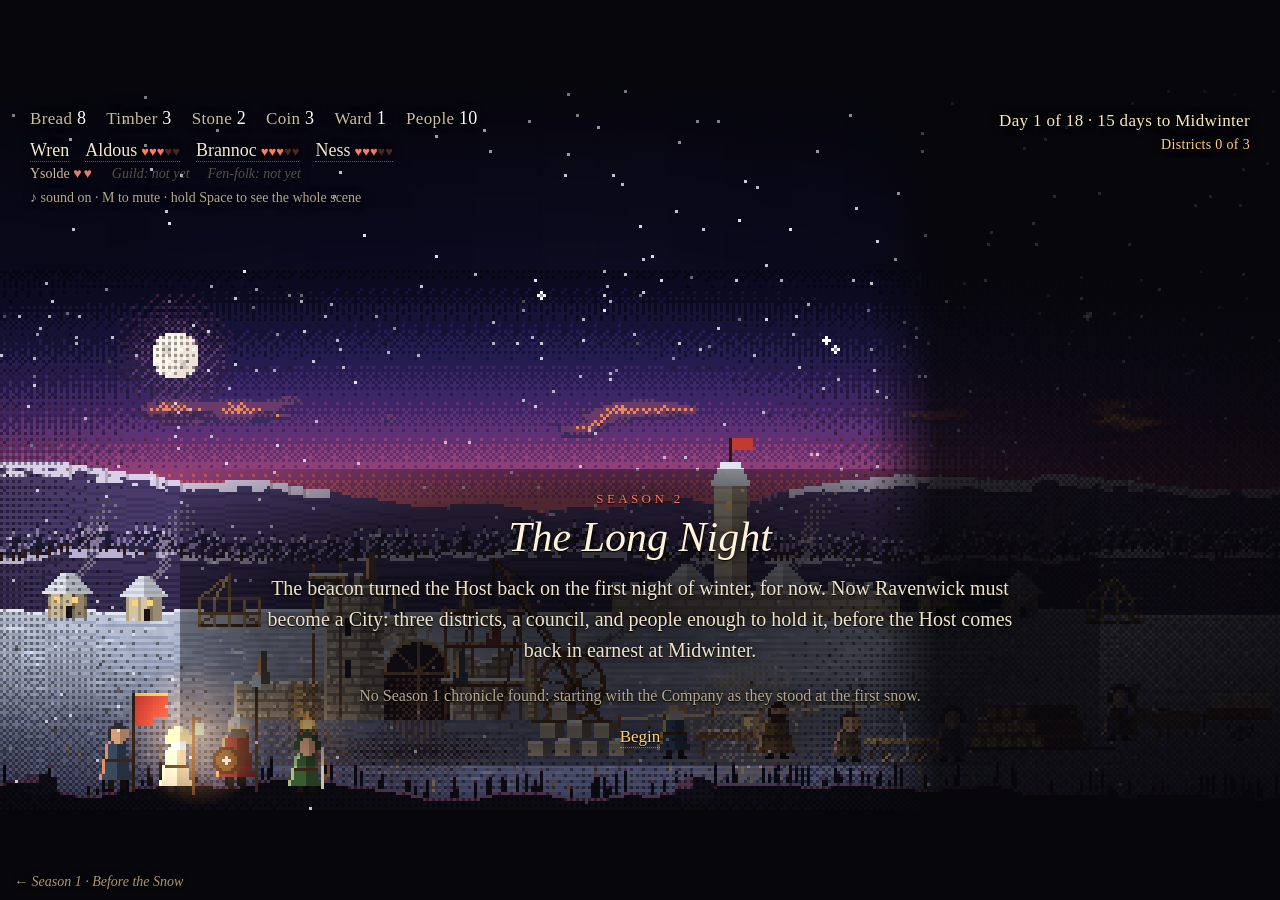
<file: season2.html>
<!doctype html><html><head><meta charset="utf-8"><title>Quests and Encounters · Season 2 · The Long Night</title>
<link rel="stylesheet" href="s2/base.css">
<style>
  #fac{z-index:2;left:30px;top:76px;font-size:14px;color:#cbbd9f;display:flex;gap:18px}
  #fac .h{color:#e0806a;letter-spacing:2px}#fac .away{opacity:.4;font-style:italic}
  #goal .q{font-size:13.5px;color:#cbbd9f;font-style:italic}#goal .q b{font-weight:normal;color:#fbe9bd;font-style:normal}
  #party .fallen{opacity:.45;text-decoration:line-through}
</style></head><body>
<div id="stage">
  <canvas id="c" width="427" height="240"></canvas>
  <div id="topshade"></div>
  <div id="fade"></div>
  <div id="top" class="hud"><div id="res"></div><div id="goal"></div></div>
  <div id="party" class="hud"></div>
  <div id="fac" class="hud"></div>
  <div id="toast" class="hud"></div>
  <div id="story" class="hud"></div>
  <div id="strike"></div>
  <div id="panel" class="hud"></div>
  <div id="snd" class="hud">♪ sound on · M to mute · hold Space to see the whole scene</div>
</div>
<script src="audio.js"></script>
<script src="s2/art.js"></script>
<script src="s2/content.js"></script>
<script>
/* ================================================================ Season 2 · The Long Night (browser build)
   Rules and flow. Content (places, council matters, costs) is in s2/content.js; art is exported by
   tools/art/s2_export.py. Same look and sound as Season 1; the scene art is one image per scene plus the
   four Company sprites. #bot=1 plays a season by itself and writes a log into <pre id="botlog">. */
const A = window.Audio2 || {mood() {}, ambience() {}, sfx() {}, toggle() {}, start() {}};
const cv = document.getElementById('c'), ctx = cv.getContext('2d'); ctx.imageSmoothingEnabled = false;
const CW = 427, CH = 240, SY = 60;
const sleep = ms => new Promise(r => setTimeout(r, ms / (window.SPEED || 1)));
const rnd = (a, b) => a + Math.floor(Math.random() * (b - a + 1));
const pick = a => a[Math.floor(Math.random() * a.length)];
const $ = id => document.getElementById(id);

const BG = {}; for (const k of S2ART.scenes) { const i = new Image(); i.src = 's2/' + k + '.png'; BG[k] = i; }
const MEM = {}; for (const k in S2ART.members) { const i = new Image(); i.src = 's2/' + k + '.png'; MEM[k] = {...S2ART.members[k], img: i}; }
const MEMBERS = ['m_banner', 'm_cleric', 'm_captain', 'm_tracker'];
const CO = {
  m_banner: {short: 'Wren', stats: {Might: 2, Wits: 3, Faith: 2, Stealth: 1}},
  m_cleric: {short: 'Aldous', stats: {Might: 1, Wits: 3, Faith: 5, Stealth: 1}},
  m_captain: {short: 'Brannoc', stats: {Might: 5, Wits: 2, Faith: 1, Stealth: 1}},
  m_tracker: {short: 'Ness', stats: {Might: 2, Wits: 4, Faith: 1, Stealth: 5}},
};
const nm = m => CO[m].short;
const RES = ['Bread', 'Timber', 'Stone', 'Coin', 'Ward'];

/* ------------------------------------------------------------------ state */
const G = {day: 1, scene: 'works', res: {}, people: 0, militia: 0, party: {}, loyal: {}, hurt: {}, fac: {}, built: {}, unlocked: {},
  work: 'fish', q: {}, flags: {}, intel: [], visits: {}, once: {}, carry: {}, log: [], view: null, busy: false, builtToday: false, usedToday: {}};
const SAVE_KEY = 'qe.chronicle';

function newSeason() {
  Object.assign(G.res, S2.start.res); G.people = S2.start.people; G.militia = S2.start.militia;
  for (const m of MEMBERS) { G.party[m] = 'ok'; G.loyal[m] = 3; }
  G.loyal.m_banner = null;
  for (const k in S2.factions) G.fac[k] = {here: S2.factions[k].here, h: S2.factions[k].hearts, gifted: false};
  for (const k in S2.districts) { G.built[k] = 0; G.unlocked[k] = !!S2.districts[k].open; }
  G.q.season = 'open';
  const c = loadChronicle();   // Season 1's chronicle, if there is one; otherwise this default Company
  G.from = c ? 'chronicle' : 'default';
  if (c && c.season === 1) {
    const co = c.company || {};
    for (const m of MEMBERS) {
      if (co.party && co.party[m]) G.party[m] = co.party[m] === 'gone' ? 'gone' : 'ok';
      if (co.loyal && co.loyal[m] != null) G.loyal[m] = co.loyal[m];
    }
    const r = (c.stores || {}).res || {};
    G.res.Stone += Math.min(3, r.Stone || 0); G.res.Coin += Math.min(3, r.Coin || 0); G.res.Ward = Math.max(1, Math.min(3, r.Ward || 1));
    const spare = Math.max(0, ((c.result || {}).maxDay || 14) - ((c.result || {}).endDay || 14));
    G.res.Bread += spare; G.res.Stone += Math.min(2, spare);
    if ((c.ravenwick || {}).refugeesIn) { G.people += 3; G.militia += 1; G.flags.sergeant = 1; }
    const fl = (c.world || {}).flags || {};
    const keys = Object.keys(fl).join(' ');
    G.flags.shrineDark = /shrine.*(broke|desecr|rob)/i.test(keys) && !/pray/i.test(keys);
    G.flags.bridgeHeld = /highway.*(paid|pay)/i.test(keys) ? 'the highwaymen you paid off, grown bold' : /highway.*(fought|fight|driven)/i.test(keys) ? 'strangers in masks: the highwaymen are gone' : null;
  }
}
function loadChronicle() { try { const c = JSON.parse(localStorage.getItem(SAVE_KEY + '.s1') || localStorage.getItem(SAVE_KEY) || 'null'); return c && c.format === 'quests-and-encounters/chronicle' && c.season === 1 && (c.result || {}).win ? c : null } catch (e) { return null } }
function saveChronicle(result) {
  const c = {format: 'quests-and-encounters/chronicle', version: 1, season: 2, title: 'The Long Night', savedAt: new Date().toISOString(),
    result, company: {party: G.party, loyal: G.loyal, hurt: G.hurt}, stores: {res: G.res}, city: {people: G.people, militia: G.militia, built: G.built,
      factions: G.fac}, world: {flags: G.flags, quests: G.q, intel: G.intel}};
  try { if (!window.BOT) { localStorage.setItem(SAVE_KEY, JSON.stringify(c)); localStorage.setItem(SAVE_KEY + '.s2', JSON.stringify(c)); } } catch (e) {}
  return c;
}

const here = m => G.party[m] === 'ok';
const has = m => here(m) && !G.hurt[m];
const can = c => !c || Object.entries(c).every(([k, v]) => G.res[k] >= v);
const pay = c => { if (c) for (const k in c) G.res[k] -= c[k]; };
const cost = c => Object.entries(c).map(([k, v]) => `${v} ${k}`).join(', ');
const builtN = () => Object.values(G.built).filter(Boolean).length;
const need = () => Math.ceil(G.people / 5);
const facHere = () => Object.keys(G.fac).filter(k => G.fac[k].here);
const S = k => S2.factions[k];

/* ------------------------------------------------------------------ effects */
function fx(e, notes = []) {
  if (!e) return notes;
  if (e.res) for (const k in e.res) { const before = G.res[k]; G.res[k] = Math.max(0, G.res[k] + e.res[k]); const d = G.res[k] - before; if (d) notes.push(`${d > 0 ? '+' : ''}${d} ${k}`); }
  if (e.people) { G.people = Math.max(0, G.people + e.people); notes.push(`${e.people > 0 ? '+' : ''}${e.people} people`); }
  if (e.militia) { G.militia = Math.max(0, G.militia + e.militia); notes.push(`+${e.militia} militia`); }
  if (e.fac) for (const k in e.fac) heart(k, e.fac[k], notes);
  if (e.hurt) for (const m of e.hurt) if (here(m)) { G.hurt[m] = 1; notes.push(`${nm(m)} is wounded`); A.sfx('hurt'); }
  if (e.flag) Object.assign(G.flags, e.flag);
  if (e.unlock) for (const d of e.unlock) unlock(d, notes);
  if (e.intel) for (let i = 0; i < e.intel; i++) reveal(notes);
  const up = e.res && Object.values(e.res).some(v => v > 0), down = e.res && Object.values(e.res).some(v => v < 0);
  if (up) A.sfx(e.res.Coin > 0 ? 'coin' : 'gain'); else if (down) A.sfx('loss');
  return notes;
}
function heart(k, d, notes) {
  const f = G.fac[k]; if (!f || !f.here || !d) return;
  f.h = Math.max(0, Math.min(5, f.h + d));
  notes.push(`${S(k).short} ${d > 0 ? '♥+' + d : '♥' + d}`);
  if (k === 'faithful' && f.h >= 3) unlock('chapel', notes);
  if (f.h >= 5 && !f.gifted) { f.gifted = true; notes.push(S(k).gift); gift(k); }
  if (f.h === 0) { f.here = false; G.people = Math.max(0, G.people - 3); notes.push(`${S(k).name} leave Ravenwick, and take their people with them (−3 people)`); }
}
function gift(k) {
  if (k === 'faithful') { G.hurt = {}; G.res.Ward += 2; }
  if (k === 'guild') G.res.Coin += 4;
  if (k === 'fen') { G.res.Bread += 3; G.flags.boats = 1; G.flags.iceRoad = 1; }
}
function unlock(d, notes) { if (!G.unlocked[d]) { G.unlocked[d] = true; notes.push(`${S2.districts[d].building} can now be raised in ${S2.districts[d].name}`); } }
function arrive(k, notes) { if (G.fac[k].here) return; G.fac[k].here = true; G.people += 3; notes.push(`${S(k).name} come to Ravenwick (+3 people). ${S(k).speaker} will sit on the council.`);
  if (k === 'guild') unlock('square', notes); if (k === 'fen') unlock('stores', notes); }
function reveal(notes) { const left = Object.keys(S2.threats).filter(t => !G.intel.includes(t)); if (!left.length) return; const t = left[0]; G.intel.push(t); notes.push(`You know of ${S2.threats[t].name}`); }

/* ------------------------------------------------------------------ drawing */
const SNOWY = {works: 1, square: 1, chapel: 1, yard: 1, stores: 1, crossroads_w: 0.4, cairn: 1, hermit: 3, thornmere: 0.3, toll_bridge: 1, monastery: 0.4,
  frozen_wreck: 2, barrow: 0.4, thin_ice: 0, siege_warning: 1, siege_long_dark: 0.6};
const FLAKES = Array.from({length: 160}, () => ({x: Math.random() * CW, y: Math.random() * CH, v: .2 + Math.random() * .5, w: Math.random() * 6}));
function draw(t) {
  const bg = BG[G.scene];
  if (bg && bg.complete) ctx.drawImage(bg, 0, 0); else { ctx.fillStyle = '#07060a'; ctx.fillRect(0, 0, CW, CH); }
  for (const m of MEMBERS) if (here(m) && MEM[m] && MEM[m].img.complete) {
    const s = MEM[m]; ctx.globalAlpha = G.hurt[m] ? .75 : 1; ctx.drawImage(s.img, s.x, s.y); ctx.globalAlpha = 1;
  }
  if (here('m_cleric')) {   // the lantern's light, drawn live so it belongs to whatever scene we are in
    const s = MEM.m_cleric, lx = s.x + s.w - 2, ly = s.y + 6, f = .85 + .15 * Math.sin(t / 180);
    const g = ctx.createRadialGradient(lx, ly, 1, lx, ly, 26 * f); g.addColorStop(0, 'rgba(255,200,120,.55)'); g.addColorStop(1, 'rgba(255,160,80,0)');
    ctx.globalCompositeOperation = 'lighter'; ctx.fillStyle = g; ctx.fillRect(lx - 30, ly - 30, 60, 60); ctx.globalCompositeOperation = 'source-over';
  }
  const sn = SNOWY[G.scene] || 0, ember = G.scene === 'siege_assault';
  if (sn || ember) for (const f of FLAKES) {
    if (ember) { f.y -= f.v * 1.2; f.x += Math.sin(t / 400 + f.w) * .3; if (f.y < 0) { f.y = CH; f.x = Math.random() * CW; } ctx.fillStyle = f.w > 3 ? '#ffb050' : '#ff6a2a'; }
    else { f.y += f.v; f.x += sn > 1 ? f.v * sn : Math.sin(t / 900 + f.w) * .25; if (f.y > CH) { f.y = 0; f.x = Math.random() * CW; } if (f.x > CW) f.x = 0; ctx.fillStyle = 'rgba(240,244,250,.8)'; }
    if (Math.random() < (ember ? 1 : Math.min(1, sn))) ctx.fillRect(f.x | 0, f.y | 0, 1, 1);
  }
}
function loop(t) { draw(t); requestAnimationFrame(loop); }

/* ------------------------------------------------------------------ panel & HUD */
function show(v) { G.view = v; render(); }
function busy(b) { G.busy = b; $('panel').classList.toggle('busy', b); }
async function goScene(scene, mood, amb) {
  if (G.scene === scene) { if (mood) A.mood(mood); return; }
  const f = $('fade'); f.style.opacity = 1; await sleep(500); G.scene = scene; if (mood) A.mood(mood); if (amb) A.ambience(amb); f.style.opacity = 0; await sleep(300);
}
let toastT; function toast(s) { const el = $('toast'); el.textContent = s; el.style.opacity = 1; clearTimeout(toastT); toastT = setTimeout(() => el.style.opacity = 0, 2600); }
function fitPanel() { const p = $('panel'); p.classList.remove('d1', 'd2'); for (const d of ['d1', 'd2']) { if (p.scrollHeight <= p.clientHeight + 1) return; p.classList.remove('d1'); p.classList.add(d); } }
function render() {
  const v = G.view, p = $('panel');
  if (v) {
    const barks = (v.barks || []).map(([w, l]) => `<div class="bark">${w ? `<b>${w}:</b> ` : ''}${l}</div>`).join('');
    p.innerHTML = (v.kind ? `<div class="kind">${v.kind}</div>` : '') + (v.title ? `<h1>${v.title}</h1>` : '') + `<div class="body">${v.body}</div>${barks}<div class="cap">${v.cap || ''}</div>` +
      v.ch.map((c, i) => {
        const lockWho = c.who && !has(c.who), lock = c.off || lockWho || !can(c.c);
        const why = c.off ? c.off : lockWho ? (here(c.who) ? `${nm(c.who)} is wounded` : `${nm(c.who)} is gone`) : !can(c.c) ? 'Needs ' + cost(c.c) : '';
        return `<a class="ch ${lock ? 'off' : ''}" data-i="${i}">${c.who ? `<span class="who">${nm(c.who)}:</span> ` : ''}${c.t}${(why || c.s) ? `<small>${why || c.s}</small>` : ''}</a>`;
      }).join('');
    p.querySelectorAll('.ch').forEach(a => { const c = v.ch[+a.dataset.i]; a.onclick = () => choose(c); a.onmouseenter = () => A.sfx('hover'); });
    fitPanel();
  } else p.innerHTML = '';
  $('res').innerHTML = RES.map(k => `<span class="${k === 'Bread' && G.res.Bread < need() ? 'lo' : ''}">${k} <b>${G.res[k]}</b></span>`).join('') +
    `<span>People <b>${G.people}</b></span>` + (G.militia ? `<span>Militia <b>${G.militia}</b></span>` : '');
  const left = S2.siegeDay - G.day;
  const dl = Object.keys(S2.districts).filter(d => G.built[d]).map(d => S2.districts[d].building);
  $('goal').innerHTML = `<div class="big">Day ${Math.min(G.day, S2.maxDay)} of ${S2.maxDay} · ${left > 0 ? left + (left === 1 ? ' day' : ' days') + ' to Midwinter' : 'Midwinter'}</div>` +
    `<div class="sm">${builtN() >= 3 ? '<span class="done">✓ A City</span>' : `<span class="now">Districts ${builtN()} of 3</span>`}${dl.length ? ' · ' + dl.join(', ') : ''}</div>` + questLines();
  $('party').innerHTML = MEMBERS.map(m => { const g = G.party[m] !== 'ok', h = G.hurt[m];
    return `<a class="${g ? 'fallen' : h ? 'hurt' : ''}">${nm(m)}${h && !g ? '<span class="hw">wounded</span>' : ''}${G.party[m] === 'fallen' ? '<span class="hw">fell at Midwinter</span>' : ''}${G.loyal[m] != null && !g ? `<span class="pips">${'♥'.repeat(G.loyal[m])}<i>${'♥'.repeat(5 - G.loyal[m])}</i></span>` : ''}</a>`; }).join('');
  $('fac').innerHTML = Object.keys(G.fac).map(k => { const f = G.fac[k];
    return f.here ? `<span>${S(k).short} <span class="h">${'♥'.repeat(f.h)}</span></span>` : `<span class="away">${k === 'guild' ? 'Guild: not yet' : k === 'fen' ? 'Fen-folk: not yet' : S(k).short + ': gone'}</span>`; }).join('');
}
function questLines() {
  const L = [];
  const Q = {wreck: ['The Frozen Wreck', 'salvage the barge, west'], masons: ['Masons for Hire', 'Oakwell: 4 Coin and a Guild letter'],
    plans: ['Thornmere\'s Plans', 'carry them home'], eel: ['The Eel-King\'s Price', 'clear the Barrow under the Ice'],
    monks: ['The Monks\' Escort', 'two monks to bring home'], hermit: ['The Last Hermit\'s Tale', 'the saint\'s lamp, from the Frozen Shrine']};
  for (const k in Q) if (G.q[k] === 'open' || G.q[k] === 'carrying') L.push(`<div class="q"><b>${Q[k][0]}</b> · ${Q[k][1]}</div>`);
  if (G.intel.length) L.push(`<div class="q">The Host: ${G.intel.map(t => S2.threats[t].name).join('; ')}</div>`);
  return L.slice(0, 4).join('');
}
async function choose(c) {
  if (G.busy) return;
  const lock = c.off || (c.who && !has(c.who)) || !can(c.c); if (lock) return;
  A.sfx('click'); if (window.BOT) G.log.push(`D${G.day} ${G.scene}: ${c.t} | B${G.res.Bread} T${G.res.Timber} S${G.res.Stone} C${G.res.Coin} W${G.res.Ward} P${G.people} M${G.militia} | built ${builtN()}`);
  busy(true); try { await c.go(); } catch (e) { console.error(e); if (window.BOT) G.log.push('ERROR ' + e.message); } busy(false); render();
}
const msg = (title, body, notes, next, label = 'Continue', kind = '') => show({kind, title, body: body + (notes && notes.length ? `<div class="cap" style="margin-top:10px;color:#ffd890">${notes.join(' · ')}</div>` : ''), ch: [{t: label, id: 'continue', go: next}]});

/* ------------------------------------------------------------------ the timing strike (as in Season 1) */
function strike(m, stat, label) {
  if (window.BOT) { const r = Math.random() + (CO[m].stats[stat] - 3) * .08; return Promise.resolve(r > .75 ? 'great' : r > .3 ? 'good' : 'miss'); }
  const v = CO[m].stats[stat] || 2, el = $('strike'), zw = 10 + v * 6, zc = 30 + Math.random() * 40;
  el.innerHTML = `<div class="lbl">${nm(m)}: ${label} <span style="color:#cbbd9f">· ${stat} ${'■'.repeat(v)}</span></div><div class="bar"><div class="zone" style="left:${zc - zw / 2}%;width:${zw}%"></div><div class="mk"></div></div><div class="res"></div><div class="hint">click, or press Space, when the marker is in the gold</div>`;
  el.style.display = 'block'; const mk = el.querySelector('.mk'), res = el.querySelector('.res'); const t0 = performance.now(); let done = false; A.sfx('page');
  return new Promise(resolve => {
    (function frame() { if (done) return; const ph = ((performance.now() - t0) / 900) % 2, pos = (ph < 1 ? ph : 2 - ph) * 100; mk.style.left = pos + '%'; mk.dataset.pos = pos; requestAnimationFrame(frame); })();
    G.striking = () => { if (done) return; done = true; G.striking = null; const d = Math.abs(+mk.dataset.pos - zc), q = d < zw * .18 ? 'great' : d < zw / 2 ? 'good' : 'miss';
      res.textContent = {great: 'Perfect!', good: 'Good.', miss: 'Missed…'}[q]; res.style.color = {great: '#fff0a0', good: '#ffd27a', miss: '#ff8a70'}[q];
      A.sfx(q === 'miss' ? 'loss' : q === 'great' ? 'ward' : 'click'); setTimeout(() => { el.style.display = 'none'; resolve(q); }, 650); };
    el.onclick = () => G.striking && G.striking();
  });
}
cv.addEventListener('mousedown', () => G.striking && G.striking());
addEventListener('keydown', e => { if (e.code === 'Space') { e.preventDefault(); if (G.striking) G.striking(); else $('stage').classList.add('peek'); } if (e.key === 'm' || e.key === 'M') A.toggle(); });
addEventListener('keyup', e => { if (e.code === 'Space') $('stage').classList.remove('peek'); });

/* ------------------------------------------------------------------ the day: council, home, the roads */
async function morning() {
  if (G.day >= S2.siegeDay) return nightOne();
  G.builtToday = false; G.usedToday = {};
  await goScene('council', 'home', ['fire', 'murmur']);
  const pool = S2.council.filter(m => (m.by === 'any' || (G.fac[m.by] && G.fac[m.by].here)) && !G.once['c_' + m.title]);
  const m = pool.length ? pick(pool) : null;
  if (!m) return home();
  G.once['c_' + m.title] = 1;
  const by = m.by === 'any' ? pick(facHere()) : m.by, sp = S(by);
  show({kind: `MORNING COUNCIL · DAY ${G.day}`, title: m.title, body: m.body, barks: [[sp.short, `"${m.title === 'A Loan' ? 'Think on it, Warden.' : 'Well, Warden?'}"`]],
    cap: 'The speakers wait.', ch: m.ch.map(c => ({...c, id: 'council', fxv: c.fx, go: async () => {
      if (c.who && c.who === 'm_tracker') { const q = await strike('m_tracker', 'Stealth', 'Run them down'); if (q === 'miss') { const n = fx({res: {Timber: -1}}); return msg('They get away', 'Ness loses them in the dark of the woods.', n, home); } }
      const n = fx(c.fx); const others = facHere().filter(k => k !== by);
      const react = others.map(k => { const d = (c.fx.fac || {})[k] || 0; return [S(k).short, d > 0 ? 'nods.' : d < 0 ? 'says nothing, and leaves early.' : 'shrugs.']; });
      show({kind: `MORNING COUNCIL · DAY ${G.day}`, title: m.title, body: 'It is decided.', barks: react, cap: n.join(' · '), ch: [{t: 'Out into the city', id: 'continue', go: home}]});
    }}))});
}

async function home() {
  await goScene('works', 'home', ['fire', 'wind']);
  const n = [];
  if (G.day === 2 && !G.q.wreck) { G.q.wreck = 'open'; G.flags.wreck = 1; return msg('A Bargeman at the Gate', 'A bargeman stands at the Gate, white with frost. His barge froze in the river west of here, cargo and all, and the ice is crushing her. "Timber, Warden. Good dry beams. Help me get it off and my lads are yours."', ['New quest: The Frozen Wreck'], home); }
  if (G.carry.plans) { G.carry.plans = 0; G.q.plans = 'done'; fx({unlock: ['yard'], flag: {plansHome: 1}}, n); n.push('the Gatehouse needs 1 less Stone'); }
  if (G.carry.monks) { G.carry.monks = 0; G.q.monks = 'done'; fx({unlock: ['chapel'], people: 2}, n); heart('faithful', 1, n); }
  if (G.carry.eelDone && !G.fac.fen.here) { G.carry.eelDone = 0; arrive('fen', n); }
  if (n.length) return msg('Home Again', 'The city has news for you.', n, home);
  const builds = Object.keys(S2.districts).filter(d => G.unlocked[d] && !G.built[d]);
  const ch = [];
  const unbuilt = Object.keys(S2.districts).filter(d => !G.built[d]);
  if (unbuilt.length) ch.push({t: 'Raise a district', s: (builds.length ? 'Ready: ' + builds.map(d => S2.districts[d].building).join(', ') : 'None unlocked yet · see how to unlock them') + (G.builtToday ? ' · one a day' : ''),
    id: 'build', off: G.builtToday ? 'The townsfolk raised one today' : null, go: buildMenu});
  if (G.carry.lamp && !G.unlocked.chapel) ch.push({t: 'Give the saint\'s lamp to the city', s: 'A relic: the Chapel can be raised', id: 'relic',
    go: () => { G.carry.lamp = 0; G.flags.relic = 1; const n = []; unlock('chapel', n); if (G.q.hermit === 'open') { G.q.hermit = null; n.push('the hermit will not get his lamp'); } msg('A Relic for Ravenwick', 'The lamp is set in a niche by the Gate, and people come to look at it all day.', n, home); }});
  for (const d of ['square', 'chapel', 'yard', 'stores']) if (G.built[d] && !G.usedToday[d]) ch.push({t: `Walk to ${S2.districts[d].name}`, s: S2.districts[d].daily, id: 'visit_' + d, go: () => visitDistrict(d)});
  ch.push({t: `Townsfolk: ${S2.work[G.work].t.toLowerCase()}`, s: 'Change the work · ' + S2.work[G.work].s, id: 'work', go: workMenu});
  ch.push({t: 'Set out on the roads', s: `The Company goes; the city works without you`, id: 'roads', go: crossroads});
  ch.push({t: 'Stay in the city today', s: 'The wounded rest; the day passes', id: 'rest', go: () => nightfall(1, 'You spend the day on the walls with the townsfolk.')});
  show({kind: `RAVENWICK · DAY ${G.day}`, title: 'Raising the Gate', body: `${G.people} people, ${G.militia ? G.militia + ' of them drilled as militia, ' : ''}and the first snows already deep. They eat ${need()} Bread a day. Every third night the city burns 1 Timber, or people fall sick.`, cap: (builtN() < 3 ? `Raise ${3 - builtN()} more ${3 - builtN() === 1 ? 'district' : 'districts'} by Midwinter to make Ravenwick a City.` : 'Ravenwick is a City. Now it must hold.') +
    (G.day >= 10 ? ` For the long dark at Midwinter, put by ${G.built.stores ? 'no Bread (the Granary feeds everyone)' : need() + ' Bread'} and 2 Timber.` : ''), ch});
}
function buildMenu() {
  const ch = Object.keys(S2.districts).filter(d => !G.built[d]).map(d => { const D = S2.districts[d], c = costOfD(d);
    return {t: `${D.building} in ${D.name}`, s: G.unlocked[d] ? `${cost(c)} · In the siege: ${D.siege}` : `${cost(c)} · ${D.why}`, c: G.unlocked[d] ? c : null, off: G.unlocked[d] ? null : `Not yet · ${cost(c)} · ${D.why}`, id: 'build_' + d, d, go: () => build(d)}; });
  ch.push({t: 'Not now', id: 'back', go: home});
  show({kind: 'RAVENWICK', title: 'Raise a District', body: 'Each district is a building and the street around it. Three make Ravenwick a City.', ch});
}
const costOfD = d => { const c = {...S2.districts[d].cost}; if (d === 'gate' && G.flags.plansHome) c.Stone = Math.max(1, c.Stone - 1); return c; };
async function build(d) {
  pay(costOfD(d)); G.built[d] = 1; G.builtToday = true; A.sfx('build');
  const D = S2.districts[d]; await goScene(D.scene, 'home', ['murmur', 'wind']);
  msg(`The ${D.building} Stands`, `${D.name[0].toUpperCase() + D.name.slice(1)} fills with people by evening. ${D.daily} In the siege: ${D.siege}`, [builtN() >= 3 ? 'Three districts: Ravenwick is a City' : `Districts ${builtN()} of 3`], home);
}
function workMenu() {
  show({kind: 'RAVENWICK', title: 'The Day\'s Work', body: 'The council decides where the townsfolk work. It holds until you change it.',
    ch: [...Object.keys(S2.work).map(k => ({t: S2.work[k].t, s: S2.work[k].s, id: 'work_' + k, go: () => { G.work = k; return home(); }})), {t: 'Leave it as it is', id: 'back', go: home}]});
}
async function visitDistrict(d) {
  const D = S2.districts[d]; await goScene(D.scene, 'home', ['murmur', 'wind']);
  const back = {t: 'Back to the Gate', id: 'back', go: home};
  const used = (n, e) => { G.usedToday[d] = 1; const notes = fx(e); msg(D.name[0].toUpperCase() + D.name.slice(1), n, notes, home); };
  const V = {
    square: {title: 'Market Day', body: 'Stalls in the snow, a crier with the day\'s rumours. The Guild\'s scales are honest, mostly.',
      ch: [{t: 'Buy stone', s: '2 Coin → 1 Stone', c: {Coin: 2}, id: 'sq_stone', go: () => used('A carter brings it round by noon.', {res: {Coin: -2, Stone: 1}})},
           {t: 'Buy bread', s: '1 Coin → 2 Bread', c: {Coin: 1}, id: 'sq_bread', go: () => used('Hollin flour, at Hollin prices.', {res: {Coin: -1, Bread: 2}})},
           {t: 'Listen to the crier', s: 'Rumours of the Host', id: 'sq_rumour', off: G.intel.length >= 3 ? 'You know all he knows' : null, go: () => used('A pedlar from the north swears to what he saw.', {intel: 1})}, back]},
    chapel: {title: 'Vespers', body: 'The chapel lamps are lit. Mother Ysolde tends the sick in the hospice.',
      ch: [{t: 'Pray with the Faithful', s: '+1 Ward', id: 'ch_pray', go: () => used('The bell rings. The dark feels a little further off.', {res: {Ward: 1}, fac: {faithful: 1}})}, back]},
    yard: {title: 'The Drill Ground', body: 'Two ranks of townsfolk with spears, a sergeant shouting, the forge going.',
      ch: [{t: 'Drill the townsfolk hard', s: '2 Bread → +2 militia', c: {Bread: 2}, id: 'yd_drill', go: () => used('By dusk they keep their line.', {res: {Bread: -2}, militia: 2})}, back]},
    stores: {title: 'The Smokehouse', body: 'The granary on its staddle stones, fish drying on the racks, smoke out of every gap.',
      ch: [{t: 'Salt and smoke fish', s: '1 Timber → 3 Bread', c: {Timber: 1}, id: 'st_smoke', go: () => used('The racks fill. It smells like the Fens.', {res: {Timber: -1, Bread: 3}})}, back]},
  }[d];
  show({kind: 'RAVENWICK', ...V});
}

/* ------------------------------------------------------------------ the roads */
const tripDays = p => { const P = S2.places[p]; return P.road === 'west' && P.days > 1 && G.flags.iceRoad ? 1 : P.days; };
async function crossroads() {
  await goScene('crossroads_w', 'road', ['wind']);
  const ch = [];
  for (const r in S2.roads) for (const p of S2.roads[r].places) {
    const P = S2.places[p], d = tripDays(p);
    let off = null;
    if (P.needs === 'toll' && !G.flags.toll) off = 'Past the Toll Bridge: clear the bridge first';
    if (P.needs === 'wreck' && !G.flags.wreck) off = 'Nothing to go there for yet';
    if (P.needs === 'wreck' && G.q.wreck === 'done') off = 'The wreck is stripped bare';
    if (G.day + d > S2.siegeDay) off = 'Too far now: the Host will be here first';
    ch.push({t: `${P.title}`, s: `${S2.roads[r].name.split(' · ')[0]} · ${d} ${d === 1 ? 'day' : 'days'} · ${P.hint}`, off, id: 'go_' + p, p, go: () => setOut(p)});
  }
  ch.push({t: 'Back to Ravenwick', id: 'back', go: home});
  show({kind: 'THE CROSSROADS', title: 'Where the Roads Part', body: 'Three roads leave the moor under the northern lights: north into the Spires, east along the King\'s Road, west onto the frozen Fens.', ch});
}
async function setOut(p) {
  const P = S2.places[p]; G.trip = {p, days: tripDays(p), done: {}};
  G.visits[p] = (G.visits[p] || 0) + 1; A.sfx('depart');
  await goScene(p, P.mood, P.amb);
  show(place(p));
}
const homeBtn = () => ({t: `Head home`, s: `${G.trip.days} ${G.trip.days === 1 ? 'day' : 'days'} gone, all told`, id: 'home', go: () => nightfall(G.trip.days, null)});
// a deed: once per visit, maybe a timing strike, then an outcome shown in the panel with the place's other options still there
function deed(id, t, s, who, stat, label, fn, extra = {}) {
  return {t, s, who, id, c: extra.c, off: G.trip.done[id] ? 'Done' : extra.off, go: async () => {
    G.trip.done[id] = 1; let q = 'good';
    if (who && stat) q = await strike(who, stat, label);
    const [title, body, e] = fn(q); const n = fx(e);
    show({...place(G.trip.p), title, body, cap: n.join(' · ')});
  }};
}
function place(p) {
  const P = S2.places[p], v = {kind: P.kind, title: P.title, ch: []};
  const first = G.visits[p] === 1;
  const D = (...a) => v.ch.push(deed(...a));
  if (p === 'cairn') {
    v.body = 'The cairn stands on the summit with its torn pennants streaming east. Below you the cloud lies like a sea, and through the gaps, far down, the Host\'s fires.';
    D('cairn_count', 'Creep down through the cloud and count them', 'Learn how they mean to attack', 'm_tracker', 'Stealth', 'Down through the cloud', q =>
      q === 'miss' ? ['Seen', 'A sentry shouts. Ness comes back up the scree with an arrow in her arm, and one thing learned.', {intel: 1, hurt: ['m_tracker']}]
        : ['Counted', q === 'great' ? 'Ness is gone until dark and comes back grinning. She has been right among them.' : 'Ness comes back blue with cold, but she has seen it.', {intel: q === 'great' ? 2 : 1}],
      {off: G.intel.length >= 3 ? 'You know all their plans' : null});
    D('cairn_stone', 'Add a stone to the cairn', 'The Watchers kept this place for a hundred years', null, null, null, () => ['A Stone for the Watchers', 'Wren sets a stone on the cairn. The Company stands a while in the wind.', {res: {Ward: 1}}]);
  } else if (p === 'frozen_shrine') {
    if (G.flags.shrineDark && !G.flags.shrineClean) {
      v.body = 'The ice cave is cold and wrong. The candles at the saint\'s feet are out, and something has nested in the dark behind the pillar.';
      D('sh_cleanse', 'Drive it out with the old words', 'Aldous and a Ward', 'm_cleric', 'Faith', 'The old words', q => q === 'miss'
        ? ['It Will Not Go', 'The thing hisses and the candles will not light. Aldous comes away shaking.', {hurt: ['m_cleric'], res: {Ward: -1}}]
        : ['Cleansed', 'The candles catch. Whatever it was goes out through the crack in the roof with a sound like wind.', {flag: {shrineClean: 1}, fac: {faithful: 2}, res: {Ward: -1}}], {c: {Ward: 1}});
    } else {
      v.body = 'Light pours through a crack in the roof of the ice cave. The saint stands frozen in a pillar of ice, the Spire held up, candles still burning at her feet. Someone shelters here.';
      D('sh_pray', 'Pray at the saint\'s feet', '+2 Ward', 'm_cleric', null, null, () => ['The Saint Hears', 'Aldous prays until the candles gutter. The Company leaves lighter.', {res: {Ward: 2}, fac: {faithful: 1}}]);
      if (!G.carry.lamp && G.q.hermit !== 'done' && !G.flags.lampTaken)
        D('sh_lamp', 'Take the saint\'s lamp', G.q.hermit === 'open' ? 'For the hermit · the Faithful will not like it' : 'A holy relic · the Faithful will not like it', null, null, null,
          () => { G.carry.lamp = 1; G.flags.lampTaken = 1; return ['The Lamp', 'Wren lifts the little iron lamp from the ice. It is still warm.', {fac: {faithful: -1}}]; });
    }
  } else if (p === 'hermit') {
    v.body = 'The blizzard takes everything but one lit window. The hermit stands in his doorway with a lantern, as if he expected you.';
    if (!G.q.hermit) { G.q.hermit = 'open'; v.barks = [['The hermit', '"I know how they think. Bring me the lamp from the saint in the ice, and I will tell you all of it."']]; }
    if (G.carry.lamp && G.q.hermit === 'open') D('he_give', 'Give him the saint\'s lamp', 'He will tell you how the Host means to attack', null, null, null,
      () => { G.carry.lamp = 0; G.q.hermit = 'done'; return ['The Hermit\'s Tale', 'He holds the lamp a long time. Then he tells you everything: where, and how, and in what order.', {intel: 3}]; });
    D('he_warm', 'Sit by his fire a while', 'The wounded rest', null, null, null, () => { const healed = Object.keys(G.hurt).length; G.hurt = {}; return ['By the Fire', healed ? 'The hermit knows herbs. The wounded sleep, and wake better.' : 'He talks about the Watchers, and the old king, and snow.', {}]; });
  } else if (p === 'oakwell') {
    v.body = 'Oakwell at a frosty noon: honey-stone towers along a running river, the masons\' crane over the guild hall, carts on every road.';
    if (!G.fac.guild.here) { const n = []; arrive('guild', n); v.barks = [['Corwen Tally', '"Ravenwick? Then you will need a market, and safe roads, and fair weights. The Hollin Guild will come and see."']]; v.cap = n.join(' · '); }
    if (!G.q.masons) G.q.masons = 'open';
    D('ok_stone', 'Buy dressed stone', '2 Coin → 2 Stone', null, null, null, () => ['Stone', 'The quarrymen load a cart for you.', {res: {Coin: -2, Stone: 2}}], {c: {Coin: 2}});
    D('ok_timber', 'Hire carters for timber', '1 Coin → 2 Timber', null, null, null, () => ['Timber', 'Oak beams from the woods, roped on a sledge.', {res: {Coin: -1, Timber: 2}}], {c: {Coin: 1}});
    if (G.q.masons === 'open') D('ok_masons', 'Hire masons for the Garrison Hall', '4 Coin and a letter from the Guild', 'm_banner', null, null,
      () => { G.q.masons = 'done'; return ['Masons for Hire', 'Two masons and their boys will walk to Ravenwick tomorrow, with their tools.', {res: {Coin: -4}, unlock: ['yard'], people: 2}]; },
      {c: {Coin: 4}, off: G.fac.guild.h < 2 ? 'Needs the Guild\'s letter (2 hearts)' : null});
  } else if (p === 'thornmere') {
    v.body = 'Freezing fog. The citadel\'s broken towers stand in the frozen mere, half swallowed by thorns furred white with rime.';
    const left = 3 - (G.flags.salvaged || 0);
    D('th_salvage', 'Haul out dressed stone', left > 0 ? `${left} good loads left` : 'Picked clean', 'm_captain', 'Might', 'Lift', q => { G.flags.salvaged = (G.flags.salvaged || 0) + 1;
      return q === 'miss' ? ['It Shifts', 'A wall comes down. Brannoc gets clear, mostly.', {res: {Stone: 1}, hurt: ['m_captain']}] : ['Salvage', 'Old stone, cut square by better masons than anyone living.', {res: {Stone: q === 'great' ? 3 : 2, Timber: 1}}]; },
      {off: left <= 0 ? 'Nothing left worth carrying' : null});
    if (!G.q.plans && !G.flags.plansHome) D('th_plans', 'Search the keep for the old builders\' plans', 'Ness reads the ruin', 'm_tracker', 'Wits', 'Search', q => {
      if (q === 'miss') return ['Nothing', 'Rooms full of snow and crows.', {}];
      G.q.plans = 'carrying'; G.carry.plans = 1; return ['Thornmere\'s Plans', 'In a lead box under the chapel floor: the plans for a garrison hall, and the gatehouse they never finished.', {}]; });
  } else if (p === 'toll_bridge') {
    const who = G.flags.bridgeHeld || 'men in red masks';
    v.body = `A street of lit houses built over the gorge, a frozen waterfall behind it, and a chain across the road. The bridge is held by ${who}.`;
    if (G.flags.toll) { v.body += ' The chain is down for you now.'; }
    else {
      const open = (title, body, e) => { G.flags.toll = 1; return [title, body, {...e, fac: {guild: 1}}]; };
      D('tb_pay', 'Pay the toll', '2 Coin', null, null, null, () => open('Paid', 'The chain drops. A masked man bows too low.', {res: {Coin: -2}}), {c: {Coin: 2}});
      D('tb_talk', 'Talk them round', 'Wits', 'm_banner', 'Wits', 'Parley', q => q === 'miss' ? ['No', 'They laugh. You pay in the end, and more.', {res: {Coin: -3}, flag: {toll: G.res.Coin >= 3 ? 1 : 0}}]
        : open('Talked Round', 'Wren reminds them who will be holding the Spires when the Host has gone. The chain drops.', {}));
      D('tb_force', 'Force the chain', 'Might', 'm_captain', 'Might', 'At the chain', q => q === 'miss' ? ['Driven Back', 'Brannoc takes a spear in the shoulder. The chain stays up.', {hurt: ['m_captain']}]
        : open('The Bridge Is Clear', 'Brannoc breaks the chain and the keepers scatter across the roofs.', {res: {Coin: q === 'great' ? 2 : 0}}));
    }
  } else if (p === 'monastery') {
    v.body = 'Monasteries on the tops of stone needles, above a pink sea of valley mist. A basket comes down on a rope to meet you.';
    if (!G.q.monks) { G.q.monks = 'open'; v.barks = [['The abbot', '"Two of ours would go to your city, to tend the sick. Will you see them safely there?"']]; }
    if (G.q.monks === 'open' && !G.carry.monks) D('mo_escort', 'Take the two monks with you', 'The Chapel can be raised when they arrive', null, null, null, () => { G.carry.monks = 1; return ['The Monks\' Escort', 'Brother Tam and Brother Owl, with a mule and a great many books.', {}]; });
    D('mo_heal', 'Ask for their herbs', 'The wounded are tended', null, null, null, () => { G.hurt = {}; return ['Herbs', 'Bitter tea and clean bandages.', {}]; });
  } else if (p === 'frozen_wreck') {
    v.body = 'Thundersnow. The river has heaved up into slabs, and the barge stands nearly on end among them, her hull splitting. Her beams are good and dry.';
    D('wr_haul', 'Get the cargo off before she breaks', 'Might', 'm_captain', 'Might', 'Haul', q => { G.q.wreck = 'done';
      return q === 'miss' ? ['She Goes', 'The barge rolls as Brannoc is in her hold. He gets out; most of the beams don\'t.', {res: {Timber: 1}, people: 3, hurt: ['m_captain']}]
        : ['Salvaged', 'Beams, barrels and the bargeman\'s crew, all of it home by sledge.', {res: {Timber: q === 'great' ? 5 : 4}, people: 3}]; }, {off: G.q.wreck === 'done' ? 'Done' : null});
    D('wr_safe', 'Take only what has spilled onto the ice', 'Safe', null, null, null, () => { G.q.wreck = 'done'; return ['Scraps', 'A few beams and a barrel of tar. The bargeman\'s crew come with you anyway.', {res: {Timber: 2}, people: 3}]; }, {off: G.q.wreck === 'done' ? 'Done' : null});
  } else if (p === 'thin_ice') {
    v.body = 'Black ice as still as glass, the whole sky in it. Marker poles lead out to an island with one tree. A guide is already out there, testing.';
    if (G.flags.iceRoad) v.body += ' Your poles still stand: the far Fens are a day closer.';
    else D('ti_mark', 'Mark a safe way across', 'The far Fens become a day closer', 'm_tracker', 'Stealth', 'Read the ice', q => {
      if (q === 'miss' && !G.flags.boats) { const m = pick(MEMBERS.filter(has)); const lost = G.carry.plans; if (lost) { G.carry.plans = 0; G.q.plans = null; }
        return ['Through the Ice', `${nm(m)} goes through. They pull ${m === 'm_tracker' ? 'her' : 'him'} out blue and gasping${lost ? ', and the plans from Thornmere go down into the black water' : ''}.`, {hurt: [m], flag: {iceRoad: 1}}]; }
      return ['A Way Across', 'Pole by pole, Ness finds the thick ice. Tomorrow the far Fens are a day closer.', {flag: {iceRoad: 1}}]; });
    D('ti_fish', 'Cut a hole and fish', '+2 Bread', null, null, null, () => ['Fish', 'Pike, under all that glass.', {res: {Bread: 2}}]);
  } else if (p === 'barrow') {
    v.body = 'Through clear black ice you can see it: the drowned barrow, its standing stones, and a door glowing green far down. A stair has been cut into the ice.';
    const clear = (title, body, e) => { G.flags.barrowClear = 1; if (G.q.eel === 'open') { G.q.eel = 'done'; G.carry.eelDone = 1; } return [title, body, e]; };
    if (G.flags.barrowClear) v.body += ' The green light is gone now.';
    else {
      D('ba_fight', 'Go down and face what is there', 'Might', 'm_captain', 'Might', 'In the dark', q => q === 'miss' ? ['Driven Out', 'Something cold takes hold of Brannoc. Ness drags him back up the stair.', {hurt: ['m_captain']}]
        : clear('The Barrow Is Quiet', 'Brannoc comes up the stair with frost in his beard and says nothing about it, ever.', {}));
      D('ba_ward', 'Seal the door with a Ward', 'Aldous · 1 Ward', 'm_cleric', 'Faith', 'The sealing', q => q === 'miss' ? ['It Holds Against Him', 'The Ward breaks on the door like a wave.', {res: {Ward: -1}}]
        : clear('Sealed', 'The green light shrinks to a point, and goes out.', {res: {Ward: -1}, fac: {faithful: 1}}), {c: {Ward: 1}});
    }
    if (G.flags.barrowClear && !G.flags.graveGoods) D('ba_goods', 'Take the grave goods', '+3 Coin · the Faithful will hear of it', null, null, null, () => { G.flags.graveGoods = 1; return ['Grave Goods', 'Old gold, green with the water.', {res: {Coin: 3}, fac: {faithful: -1}}]; });
  } else if (p === 'eel_hall') {
    v.body = 'A hall shaped like an upturned boat, on stilts over a steaming black channel. Lanterns everywhere in the reeds. The Eel-King keeps court inside.';
    if (!G.q.eel && !G.fac.fen.here) {
      if (G.flags.barrowClear) { G.q.eel = 'done'; G.carry.eelDone = 1; v.barks = [['The Eel-King', '"You quieted the barrow without being asked. My people will go to your city."']]; }
      else { G.q.eel = 'open'; v.barks = [['The Eel-King', '"Something wakes in the old barrow under the ice. Quiet it, and the Fen-folk will come to Ravenwick."']]; }
    }
    D('ee_trade', 'Trade for smoked eel', '1 Coin → 3 Bread', null, null, null, () => ['Smoked Eel', 'Black, oily and very good.', {res: {Coin: -1, Bread: 3}}], {c: {Coin: 1}});
  }
  v.ch.push(homeBtn());
  return v;
}

/* ------------------------------------------------------------------ nights */
async function nightfall(days, text) {
  const notes = [];
  for (let i = 0; i < days; i++) passDay(notes, i === days - 1 && days === 1 && G.scene === 'works');
  if (G.view && G.view.title && text === null && G.trip) {
    const P = S2.places[G.trip.p]; text = `The Company comes home from ${P.title} after ${days === 1 ? 'a day' : days + ' days'} on the road.`; G.trip = null;
  }
  await goScene('works', 'home', ['fire', 'wind']);
  msg('Nightfall', text || '', notes, morning, 'Sleep');
}
function passDay(notes, rested) {
  const W = S2.work[G.work].res; for (const k in W) G.res[k] += W[k];   // the day's work comes in before supper
  if (G.built.square) G.res.Coin += 1;
  if (G.built.stores) G.res.Bread += 2;
  const n = need();
  if (G.res.Bread >= n) G.res.Bread -= n;
  else { G.res.Bread = 0; G.people = Math.max(0, G.people - 2); notes.push('Not enough bread: 2 people leave for the south'); const fs = facHere(); if (fs.length) heart(pick(fs), -1, notes); }
  if (G.built.yard && G.militia < Math.floor(G.people / 3)) G.militia += 1;
  if (G.built.gate && G.day % 2 === 0) { G.people += 1; notes.push('newcomers at the Gate (+1)'); }
  if (G.built.chapel || rested) G.hurt = {};
  if (G.day % 3 === 0) {
    if (G.res.Timber >= 1) { G.res.Timber -= 1; notes.push('the city burns 1 Timber against the cold'); }
    else { G.people = Math.max(0, G.people - 1); notes.push('no firewood: the cold takes someone'); heart('faithful', -1, notes); }
  }
  G.day += 1;
}

/* ------------------------------------------------------------------ the Midwinter siege */
async function nightOne() {
  await goScene('siege_warning', 'tension', ['gale', 'fire']); A.sfx('rumble');
  const known = G.intel.map(t => S2.threats[t]);
  const body = 'The beacon on the tower is lit. Down the mountain comes a river of torches: the Host, in earnest.' +
    (known.length ? ` You know what they bring: ${known.map(t => t.name).join('; ')}.` : ' You do not know how they mean to come at you.');
  const ch = G.intel.map(t => ({t: S2.threats[t].prep, s: `Against ${S2.threats[t].name}`, id: 'prep_' + t, go: () => { G.prep = t; return nightTwo(); }}));
  ch.push({t: 'Double the watch on every wall', s: 'A little help everywhere', id: 'prep_none', go: () => { G.prep = null; return nightTwo(); }});
  show({kind: 'MIDWINTER · NIGHT ONE', title: 'The Warning', body, cap: 'One night to prepare. What do you do with it?', ch});
}
async function nightTwo() {
  G.day = S2.siegeDay + 1; await goScene('siege_assault', 'tension', ['fire', 'gale']); A.sfx('clash');
  G.posts = {}; const free = MEMBERS.filter(has);
  const ask = i => {
    if (i >= free.length) { show({kind: 'MIDWINTER · NIGHT TWO', title: 'Hold the Line', body: 'They come over the walls. Click, or press Space, when the marker is in the gold.', ch: []}); return assault(); }
    const m = free[i];
    show({kind: 'MIDWINTER · NIGHT TWO', title: 'The Assault', body: 'Ladders against the walls, a ram at the Gate, fire arrows over the roofs. Where do you send each of the Company?',
      cap: `Where does ${nm(m)} stand?`, ch: Object.keys(S2.posts).map(k => { const P = S2.posts[k], v = CO[m].stats[P.stat];
        return {t: P.name[0].toUpperCase() + P.name.slice(1), s: `${P.stat} ${'■'.repeat(v)}${(G.posts[k] || []).length ? ' · with ' + G.posts[k].map(nm).join(', ') : ''}`, id: 'post_' + k, m, post: k,
          go: () => { (G.posts[k] = G.posts[k] || []).push(m); return ask(i + 1); }}; })});
  };
  return ask(0);
}
async function assault() {
  const striker = has('m_captain') ? 'm_captain' : MEMBERS.find(has);
  const q = striker ? await strike(striker, 'Might', 'Hold the line') : 'miss';
  const strikerPost = Object.keys(G.posts).find(k => G.posts[k].includes(striker));
  const lines = [], fallen = []; let breaks = 0; let wards = G.res.Ward + (G.built.chapel ? 1 : 0);
  for (const k in S2.posts) {
    const P = S2.posts[k]; let s = 0;
    for (const m of G.posts[k] || []) s += 1 + (CO[m].stats[P.stat] >= 4 ? 1 : 0);
    if (k === 'wall') s += Math.floor(G.militia / 2) + (G.built.yard ? 1 : 0);
    if (k === 'gate') s += Math.ceil(G.militia / 2) + (G.built.gate ? 2 : 0) + (G.built.yard ? 1 : 0);
    if (k === 'stores') s += G.built.stores ? 2 : 0;
    if (k === 'chapel') s += G.built.chapel ? 2 : 0;
    if (G.prep && S2.threats[G.prep].post === k) s += 3; else if (!G.prep) s += 0.5;
    if (k === strikerPost) s += q === 'great' ? 2 : q === 'good' ? 1 : -1;
    const threatened = Object.keys(S2.threats).find(t => S2.threats[t].post === k);
    const th = P.threat + (threatened && !G.intel.includes(threatened) ? 1 : 0);
    while (s < th && wards > 0 && th - s <= 1) { wards--; s += 1; lines.push(`A Ward turns them back at ${P.name}`); }
    if (s >= th) lines.push(`${P.name[0].toUpperCase() + P.name.slice(1)} holds.`);
    else { breaks++; lines.push(`The line breaks at ${P.name}.`);
      const there = G.posts[k] || []; if (there.length) { const m = there[0]; if (th - s >= 2 && m !== 'm_banner') { G.party[m] = 'fallen'; fallen.push(m); lines.push(`${nm(m)} falls there.`); } else { G.hurt[m] = 1; lines.push(`${nm(m)} is wounded.`); } } }
  }
  G.res.Ward = Math.max(0, Math.min(G.res.Ward, wards)); G.breaks = breaks; G.fallen = fallen;
  if (fallen.length) A.sfx('hurt');
  if (window.BOT) G.log.push(`ASSAULT q=${q} prep=${G.prep} posts=${JSON.stringify(G.posts)} | ${lines.join(' ')}`);
  msg('The Assault', `${{great: 'The line holds like iron where ' + nm(striker) + ' stands.', good: nm(striker) + ' holds the line.', miss: 'The line wavers where ' + nm(striker) + ' stands.'}[q]} ${lines.join(' ')}`,
    [`${breaks} ${breaks === 1 ? 'break' : 'breaks'} in the line`], nightThree, 'Through the night', 'MIDWINTER · NIGHT TWO');
}
async function nightThree() {
  G.day = S2.siegeDay + 2; await goScene('siege_long_dark', 'eerie', ['wind']);
  if (G.breaks >= 3) return finish();
  const M = S2.darkMatter;
  show({kind: 'MIDWINTER · NIGHT THREE', title: 'The Long Dark', body: 'The Host has drawn back to wait for the cold to finish what it started. No moon. Ice fog in the square. ' + M.body,
    ch: M.ch.map(c => ({...c, id: 'dark', go: () => { G.darkNotes = fx(c.fx); return finish(); }}))});
}
async function finish() {
  if (G.finished) return; G.finished = true;   // once only, whatever gets clicked twice
  const eat = G.built.stores ? 0 : need(), warm = 2;
  const notes = [...(G.darkNotes || [])]; let dark = 0;
  if (window.BOT) G.log.push(`DARK bread=${G.res.Bread} need=${eat} timber=${G.res.Timber} people=${G.people}`);
  if (G.res.Bread >= eat) G.res.Bread -= eat; else { dark++; G.people = Math.max(0, G.people - 4); notes.push('Hunger: 4 people die in the long dark'); }
  if (G.res.Timber >= warm) G.res.Timber -= warm; else { dark++; G.people = Math.max(0, G.people - 3); notes.push('Cold: 3 people die in the long dark'); }
  const city = builtN() >= 3, held = G.breaks <= 1, fell = G.breaks >= 3;
  const win = city && held && dark === 0, partial = !win && city && !fell && (G.breaks <= 2) && dark <= 1;
  const result = {win: win || partial, partial, districts: builtN(), breaks: G.breaks, dark, people: G.people, fallen: G.fallen, endDay: S2.maxDay};
  saveChronicle(result);
  if (window.BOT) G.log.push(`RESULT win=${win ? 1 : 0} partial=${partial ? 1 : 0} districts=${builtN()} breaks=${G.breaks} dark=${dark} people=${G.people} militia=${G.militia} intel=${G.intel.length} fallen=${(G.fallen || []).length} built=${Object.keys(G.built).filter(k => G.built[k]).join(',')}`);
  await goScene(win || partial ? 'siege_warning' : 'siege_long_dark', win || partial ? 'home' : 'eerie');
  const head = win ? 'Ravenwick Is a City' : partial ? 'Ravenwick Holds' : fell ? 'Ravenwick Falls' : !city ? 'Still a Holdfast' : 'The Long Night Wins';
  const body = win ? 'Dawn comes up red over the Spires, and the Host is gone from the valley. Ravenwick has walls, districts and a council, and it held. The spring will come to a City.'
    : partial ? 'It held, at a cost. The Host draws off at dawn, and Ravenwick is a City, scarred, but standing.'
    : fell ? 'The line broke in too many places. By dawn the Host is inside the walls.'
    : !city ? 'The walls held, but Ravenwick never became more than a holdfast. In spring the people drift south to Oakwell and Hollin.'
    : 'The cold and the hunger did what the Host could not.';
  show({kind: 'THE END OF SEASON 2', title: head, body, cap: notes.join(' · ') + (win || partial ? ' · Your Season 2 chronicle is saved.' : ''),
    ch: [{t: 'Play the season again', id: 'again', go: () => location.reload()}]});
  if (window.BOT) { G.log.push('BOTDONE'); window.BOTDONE = 1; }
}

/* ------------------------------------------------------------------ start */
function splash() {
  const el = $('story'); el.className = 'hud';
  el.innerHTML = `<div class="k">SEASON 2</div><h2>The Long Night</h2><p>The beacon turned the Host back on the first night of winter, for now. Now Ravenwick must become a City: three districts, a council, and people enough to hold it, before the Host comes back in earnest at Midwinter.</p>
    <p style="font-size:16px;color:#b5a88e">${G.from === 'chronicle' ? 'Continuing from your Season 1 chronicle.' : 'No Season 1 chronicle found: starting with the Company as they stood at the first snow.'}</p><div class="btns"><a id="begin">Begin</a></div>`;
  el.style.display = 'block'; el.style.opacity = 1;
  $('begin').onclick = () => { A.start && A.start(); A.sfx('click'); el.style.display = 'none'; morning(); };
}
const fit = () => $('stage').style.setProperty('--k', Math.min(innerWidth / 1280, innerHeight / 720)); addEventListener('resize', fit); fit();
window.G = G; newSeason(); render(); requestAnimationFrame(loop);
const hash = new URLSearchParams(location.hash.slice(1));
if (hash.get('scene')) { G.scene = hash.get('scene'); show(S2.places[G.scene] ? (G.trip = {p: G.scene, days: 1, done: {}}, G.visits[G.scene] = 1, place(G.scene)) : null); }
else splash();
</script><a id="seasonlink" href="index.html" style="position:fixed;left:14px;bottom:10px;z-index:20;font:italic 14px Georgia,serif;color:#e8c98a;text-decoration:none;opacity:.75;text-shadow:0 1px 1px #000,0 0 8px #000" onmouseover="this.style.opacity=1" onmouseout="this.style.opacity=.75">← Season 1 · Before the Snow</a></body></html>
</file>
<file: s2/base.css>
html,body{margin:0;height:100%;background:#07060a;overflow:hidden}
  #stage{position:absolute;width:1280px;height:720px;left:50%;top:50%;transform-origin:center;transform:translate(-50%,-50%) scale(var(--k,1))}
  canvas{position:absolute;left:0;top:0;width:1281px;height:720px;image-rendering:pixelated}
  #fade{position:absolute;inset:0;background:#07060a;opacity:0;transition:opacity .6s ease;pointer-events:none}
  .hud{position:absolute;font-family:Georgia,'Iowan Old Style',serif;color:#f2e7d0;text-shadow:0 1px 1px #000,0 0 10px rgba(0,0,0,.9)}
  #topshade{position:absolute;left:0;right:0;top:0;height:110px;background:linear-gradient(180deg,rgba(7,6,10,.5),rgba(7,6,10,0));pointer-events:none}
  #top{z-index:2;left:30px;top:18px;right:30px;display:flex;justify-content:space-between;align-items:flex-start;font-size:17px;letter-spacing:.02em}
  #res span{margin-right:20px;color:#cbbd9f}#res b{font-weight:normal;color:#fff;font-size:18px}
  #res .lo b{color:#ff8a70}
  #goal{text-align:right;line-height:1.5;max-width:400px}
  #goal .big{font-size:17px;color:#fbe9bd}#goal .sm{font-size:14px;color:#cbbd9f;font-style:italic}
  #goal .done{color:#a6e0a0;font-style:normal}
  #party{z-index:2;left:30px;top:50px;font-size:18px;color:#cbbd9f;display:flex;gap:16px;align-items:baseline;white-space:nowrap}
  #party .hw{font-size:13px;font-style:italic;margin-left:4px}
  #kit{z-index:2;left:30px;top:76px;font-size:14px;font-style:italic;color:#e8c98a}
  #party a{cursor:pointer;color:#f2e7d0;border-bottom:1px dotted rgba(242,231,208,.4)}
  #party a:hover{color:#ffd27a}
  #party .hurt{color:#ff9f86}#party .gone{text-decoration:line-through;opacity:.45;pointer-events:none}
  #party .pips{font-size:13px;color:#ff7d63;letter-spacing:0;margin-left:4px}
  #party .pips i{font-style:normal;color:rgba(255,125,99,.3)}
  #party a.pulse{animation:pulse 1.6s ease-out}
  @keyframes pulse{0%{transform:scale(1.15);color:#ffd27a;text-shadow:0 0 14px #ffb060}100%{transform:scale(1)}}
  #party a{display:inline-block;transform-origin:left center}
  #panel{position:absolute;right:0;top:0;bottom:0;width:410px;padding:128px 38px 28px 62px;display:flex;flex-direction:column;justify-content:flex-start;box-sizing:border-box;overflow-y:auto;scrollbar-width:none;
    background:linear-gradient(90deg,rgba(7,6,10,0) 0%,rgba(7,6,10,.8) 16%,rgba(7,6,10,.9) 100%);transition:opacity .45s,transform .55s cubic-bezier(.4,0,.2,1)}
  #panel>:first-child{margin-top:auto}  /* text sits at the bottom, never climbs under the goal at the top right, and scrolls if a scene runs long */
  #panel.busy{opacity:0;transform:translateX(70px);pointer-events:none}
  .peek #panel,.peek #top,.peek #party,.peek #kit,.peek #map,.peek #snd,.peek #topshade,.peek #toast{opacity:0!important;pointer-events:none}
  #panel,#top,#party,#map,#snd,#topshade{transition:opacity .4s}
  #panel.d1 h1{font-size:30px;margin-bottom:8px}#panel.d1 .body{font-size:17px;line-height:1.42}#panel.d1 .bark{font-size:15px}#panel.d1 .cap{margin-bottom:10px}#panel.d1 .ch{font-size:17px;padding:6px 0}#panel.d1 .ch small{font-size:13px}
  #panel.d2 h1{font-size:26px;margin-bottom:6px}#panel.d2 .body{font-size:15.5px;line-height:1.36}#panel.d2 .bark{font-size:14px;margin:2px 0 3px}#panel.d2 .cap{margin-bottom:6px;font-size:13px}#panel.d2 .ch{font-size:16px;padding:5px 0}#panel.d2 .ch small{font-size:12.5px;margin-top:0}
  .kind{font-size:13px;letter-spacing:.22em;color:#ff7d63;margin-bottom:8px}
  h1{font-weight:normal;font-style:italic;font-size:36px;margin:0 0 12px;color:#fff3da;line-height:1.05}
  .body{font-size:19px;line-height:1.5;color:#efe3ca;margin-bottom:8px}
  .bark{font-size:17px;line-height:1.45;color:#e8c98a;font-style:italic;margin:4px 0 6px}
  .bark b{font-style:normal;font-weight:normal;color:#ffd890}
  .cap{font-size:14px;font-style:italic;color:#b5a88e;margin-bottom:18px;min-height:4px}
  .ch{display:block;cursor:pointer;font-size:19px;color:#fff3da;padding:9px 0;border-top:1px solid rgba(242,231,208,.18);transition:color .15s,padding .15s}
  .ch:hover{color:#ffd27a;padding-left:6px}
  .ch small{display:block;font-size:14px;color:#bfb196;font-style:italic;margin-top:2px}
  .ch.off{opacity:.38;pointer-events:none}
  .ch .who{color:#e8b870;font-style:normal}
  canvas.hot{cursor:pointer}
  #map{position:absolute;left:calc(50% + 36px);top:10px;transform:translateX(-50%);z-index:2;overflow:visible}
  #goal .step{font-style:normal;color:#fbe9bd}#goal .now{color:#ffd27a;font-style:normal}
  .cine #top,.cine #party,.cine #kit,.cine #map,.cine #snd,.cine #topshade{opacity:0;transition:opacity 1.2s}
  #strike{position:absolute;left:50%;top:166px;transform:translateX(-50%);width:420px;z-index:5;display:none;text-align:center;font-family:Georgia,serif;color:#fff3da;
    text-shadow:0 1px 1px #000,0 0 10px #000}
  #strike .lbl{font-size:17px;font-style:italic;margin-bottom:8px}
  #strike .bar{position:relative;height:18px;border:2px solid #efe2c8;background:rgba(7,6,10,.85);box-shadow:0 0 0 2px #000;image-rendering:pixelated}
  #strike .zone{position:absolute;top:0;bottom:0;background:linear-gradient(90deg,#8a6a20,#e8c050 40%,#fff0a0 50%,#e8c050 60%,#8a6a20)}
  #strike .mk{position:absolute;top:-6px;bottom:-6px;width:4px;margin-left:-2px;background:#fff;box-shadow:0 0 6px #fff,0 0 0 1px #000}
  #strike .hint{font-size:13px;color:#cbbd9f;font-style:italic;margin-top:7px}
  #strike .res{font-size:22px;font-style:italic;height:26px;margin-top:4px;color:#ffd27a}
  #strike button{font-family:Georgia,serif;font-size:14px;background:rgba(7,6,10,.85);color:#fff3da;border:1px solid #efe2c8;padding:4px 14px;margin-top:8px;cursor:pointer}
  #story{position:absolute;left:50%;bottom:44px;transform:translateX(-50%);width:860px;text-align:center;z-index:6;display:none;transition:opacity .6s;
    padding:22px 30px 18px;background:radial-gradient(ellipse at center,rgba(7,6,10,.82) 0%,rgba(7,6,10,.6) 60%,rgba(7,6,10,0) 100%)}
  #story .k{font-size:13px;letter-spacing:.26em;color:#ff7d63}
  #story h2{font-weight:normal;font-style:italic;font-size:42px;margin:6px 0 12px;color:#fff3da}
  #story p{font-size:20px;line-height:1.55;color:#efe3ca;margin:0 auto 18px;max-width:760px}
  #story .btns a{display:inline-block;cursor:pointer;margin:0 16px;font-size:17px;color:#ffd27a;border-bottom:1px dotted rgba(255,210,122,.5)}
  #story .btns a.quiet{color:#b5a88e;font-size:15px}
  #story .btns a:hover{color:#fff}
  #story.card{left:70px;bottom:auto;top:170px;transform:none;width:560px;text-align:left;background:rgba(10,8,14,.94);border:1px solid rgba(242,231,208,.25);display:none}
  #story.card .row{display:flex;gap:22px;align-items:flex-start}
  #story.card canvas{position:static;width:160px;height:160px;image-rendering:pixelated;border:1px solid rgba(242,231,208,.3);flex:none}
  #story.card h2{font-size:32px;margin:2px 0 4px}#story.card p{font-size:17px;margin:8px 0}
  #story.card .sk{font-size:14px;color:#cbbd9f;font-style:italic}
  #story.card .btns{margin-top:12px;text-align:right}
  #tip{position:absolute;z-index:7;display:none;width:300px;background:#0e0c14;border:1px solid #ffd27a;padding:12px 15px 10px;font-size:15px;line-height:1.45;color:#fff3da;
    box-shadow:0 6px 24px rgba(0,0,0,.6);font-family:Georgia,serif}
  #tip b{font-weight:normal;color:#ffd27a}
  #tip .arr{position:absolute;width:14px;height:14px;background:#0e0c14;border:1px solid #ffd27a;transform:rotate(45deg)}
  #tip .tb{margin-top:8px;display:flex;justify-content:space-between;font-size:14px}
  #tip .tb a{cursor:pointer;color:#ffd27a}#tip .tb a.quiet{color:#8f8474}
  .cine #panel{opacity:0;pointer-events:none}
  #lang{position:absolute;left:30px;top:142px;font-size:14px;color:#b5a88e;z-index:3}
  #lang a{cursor:pointer;margin-right:12px}#lang a.on{color:#ffd27a;border-bottom:1px solid #ffd27a}#lang a:hover{color:#fff}
  .cine #lang{opacity:0}
  #story .diff{margin:4px 0 10px}#story .diff .dd{font-size:13px;color:#b5a88e;font-style:italic;margin-top:4px}
  #story .langs{margin-top:14px;font-size:15px}#story .langs a{cursor:pointer;color:#b5a88e;margin:0 10px}#story .langs a.on{color:#ffd27a}
  #toast{position:absolute;left:50%;top:124px;transform:translateX(-50%);font-size:16px;font-style:italic;color:#ffe0a0;opacity:0;transition:opacity .5s;white-space:nowrap;z-index:3;
    background:rgba(7,6,10,.75);padding:6px 16px;border-radius:2px}
  #snd{position:absolute;left:30px;top:100px;max-width:440px;font-size:14px;color:#b5a88e;cursor:pointer;z-index:3}
  #snd:hover{color:#ffd27a}
  /* character sheet */
  #sheet{position:absolute;left:50px;top:60px;width:780px;max-height:640px;box-sizing:border-box;overflow:auto;scrollbar-width:thin;scrollbar-color:rgba(242,231,208,.4) transparent;background:rgba(10,8,14,.96);border:1px solid rgba(242,231,208,.22);padding:40px 30px 22px;display:none;z-index:4;
    box-shadow:0 10px 40px rgba(0,0,0,.6)}
  #sheet .row{display:flex;gap:22px}
  #sheet canvas.pt{position:static;width:140px;height:140px;border:1px solid rgba(242,231,208,.3);image-rendering:pixelated;flex:none}
  #sheet h2{margin:0;font-weight:normal;font-style:italic;font-size:32px;color:#fff3da}
  #sheet .title{color:#ff9c7d;font-size:13px;letter-spacing:.18em;margin:4px 0 6px}
  #sheet .bio{font-size:15px;line-height:1.4;color:#e6dac0;font-style:italic}
  #sheet .stats{display:grid;grid-template-columns:repeat(4,1fr);gap:6px;margin:10px 0 2px;font-size:14px;color:#cbbd9f}
  #sheet .stats b{display:block;font-weight:normal;color:#ffd890;font-size:16px;letter-spacing:2px}
  #sheet h3{font-weight:normal;font-size:12px;letter-spacing:.2em;color:#ff9c7d;margin:12px 0 4px}
  #sheet ul{margin:0;padding-left:18px;font-size:14px;line-height:1.42;color:#efe3ca}
  #sheet .cols{display:grid;grid-template-columns:1fr 1fr;gap:6px 24px}
  #sheet .close{position:absolute;right:16px;top:12px;cursor:pointer;color:#b5a88e;font-size:14px}
  #sheet .nav{position:absolute;left:30px;top:12px;margin:0;font-size:14px;color:#b5a88e}#sheet .nav a{cursor:pointer;color:#e8c98a;margin-right:14px}
  #sheet .slot{display:flex;gap:12px;align-items:center;border:1px solid rgba(242,231,208,.25);padding:5px 10px;margin:5px 0;cursor:pointer;background:rgba(255,255,255,.02)}
  #sheet .slot:hover{border-color:#ffd27a;background:rgba(255,210,120,.06)}
  #sheet .slot img,#sheet .pk img{width:32px;height:32px;image-rendering:pixelated;flex:none}
  #sheet .slot b{display:block;font-weight:normal;color:#ffd890;font-size:15px}
  #sheet .slot span{font-size:13px;color:#cbbd9f;font-style:italic}
  #sheet .slot.empty{opacity:.55;font-style:italic;font-size:14px;color:#b5a88e}
  #sheet .pick{border:1px solid #ffd27a;background:#0e0c14;padding:8px 10px;margin:4px 0 8px}
  #sheet .pick a{display:flex;gap:10px;align-items:center;cursor:pointer;padding:4px 2px;font-size:14px;color:#efe3ca}
  #sheet .pick a:hover{color:#ffd27a}
  #sheet .pk{display:inline-flex;gap:8px;align-items:center;margin:4px 16px 4px 0;font-size:14px;color:#efe3ca}
  #sheet .learned li{color:#bfe0ff}
  #sheet .note{font-size:13px;color:#8f8474;font-style:italic}
  #sheet .loy{color:#e0806a;letter-spacing:3px;font-size:16px}
</file>
